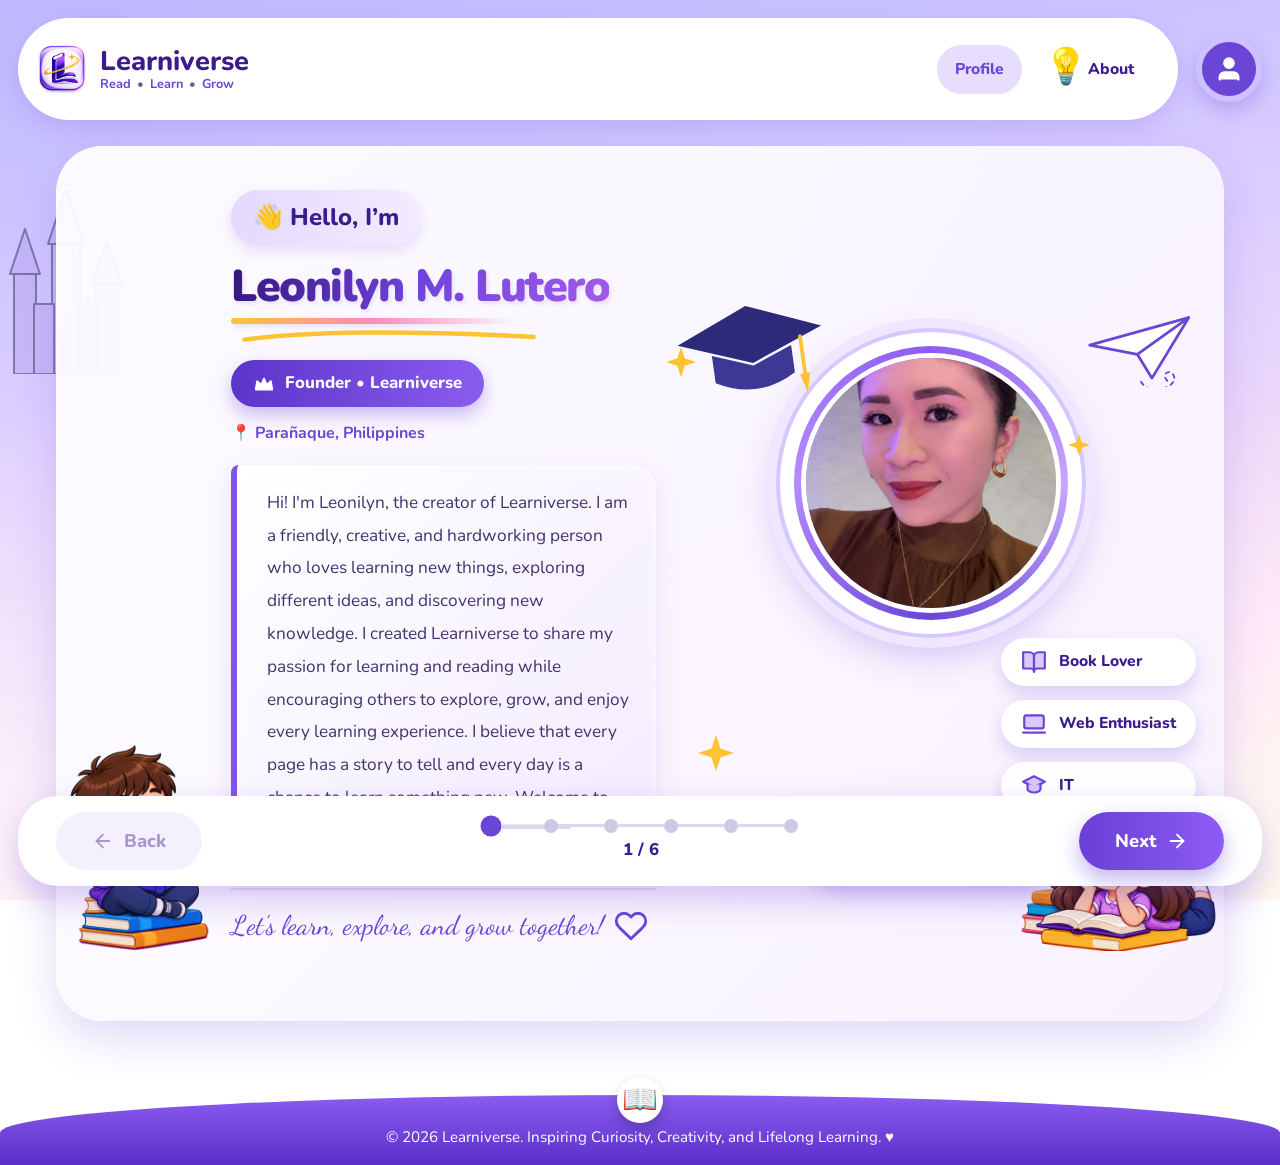
<file: index.html>
<!DOCTYPE html>
<html lang="en">
<head>
  <meta charset="UTF-8">
  <meta name="viewport" content="width=device-width, initial-scale=1">
  <title>Leonilyn M. Lutero – Founder, Learniverse</title>
  <link rel="icon" href="LOOGO.png">
  <link rel="preconnect" href="https://fonts.googleapis.com">
  <link href="https://fonts.googleapis.com/css2?family=Nunito:wght@500;700;800&family=Dancing+Script:wght@600&display=swap" rel="stylesheet">
  <link rel="stylesheet" href="style.css">
</head>
<body>

  <!-- TOP BAR -->
  <header class="topbar">
    <div class="nav-pill">
      <a href="index.html" class="brand">
        <img src="LOOGO.png" alt="Learniverse logo"
             onerror="this.replaceWith(Object.assign(document.createElement('span'),{className:'logo-fallback',textContent:'📖'}))">
        <span class="brand-text"><strong>Learniverse</strong><small>Read <i>•</i> Learn <i>•</i> Grow</small></span>
      </a>
<nav class="tabs" aria-label="Main Pages">
  <a href="index.html" class="active">
    <span class="ico"></span> Profile
  </a>

  <a href="about-learniverse.html">
    <span class="ico">💡</span> About
  </a>
</nav>

    </div>
    <button class="avatar-btn" data-go="0" aria-label="Profile">
      <svg viewBox="0 0 24 24"><path d="M20 21v-2a4 4 0 0 0-4-4H8a4 4 0 0 0-4 4v2"/><circle cx="12" cy="7" r="4"/></svg>
    </button>
  </header>

  <!-- STAGE -->
  <main class="stage" id="stage">

    <!-- decorations -->
    <svg class="castle" viewBox="0 0 120 190" aria-hidden="true">
      <g fill="#b9a6f0">
        <rect x="8" y="90" width="22" height="100"/><polygon points="4,90 19,45 34,90"/>
        <rect x="46" y="60" width="28" height="130"/><polygon points="42,60 60,5 78,60"/>
        <rect x="90" y="100" width="22" height="90"/><polygon points="86,100 101,58 116,100"/>
        <rect x="28" y="120" width="20" height="70"/><rect x="72" y="120" width="20" height="70"/>
      </g>
      <path d="M55 190v-30a5 5 0 0 1 10 0v30z" fill="#8f78db"/>
      <line x1="60" y1="5" x2="60" y2="-8" stroke="#8f78db" stroke-width="2"/>
      <polygon points="60,-8 76,-3 60,2" fill="#e58ac6"/>
    </svg>

    <!-- BOY CHARACTER -->
<img
  src="learniverse-boy.png"
  alt="Boy reading a book"
  class="kid boy"
>
    <!-- GIRL CHARACTER -->
<img
  src="learniverse-girl.png"
  alt="Girl reading a book"
  class="kid girl"
>

    <!-- 1. HOME -->
    <section class="panel home active">
      <div class="home-grid">
        <div class="home-text">
          <p class="hello"><span class="wave">👋</span> Hello, I’m</p>
          <h1>Leonilyn M. Lutero</h1>
          <svg class="swoosh" viewBox="0 0 340 20" aria-hidden="true"><path d="M6 13 C 90 2, 220 4, 334 10" stroke="#ffc233" stroke-width="5" fill="none" stroke-linecap="round"/></svg>

          <div class="pill-row">
            <p class="founder"><svg viewBox="0 0 24 24"><path d="M3 18h18l-1.5-9-4.5 4-3-7-3 7-4.5-4z"/></svg> Founder • Learniverse</p>
            <p class="place">📍 Parañaque, Philippines</p>
          </div>

          <p class="about">
   Hi! I'm Leonilyn, the creator of Learniverse. I am a friendly, creative, and hardworking person 
   who loves learning new things, exploring different ideas, and discovering new knowledge. I created 
   Learniverse to share my passion for learning and reading while encouraging others to explore, grow, 
   and enjoy every learning experience. I believe that every page has a story to tell and every day is 
   a chance to learn something new. Welcome to my little world of knowledge and imagination!
          </p>
          <p class="script">Let’s learn, explore, and grow together! <svg viewBox="0 0 24 24"><path d="M20.8 4.6a5.5 5.5 0 0 0-7.8 0L12 5.7l-1-1.1a5.5 5.5 0 0 0-7.8 7.8l1 1.1L12 21l7.8-7.5 1-1.1a5.5 5.5 0 0 0 0-7.8z"/></svg></p>
        </div>

        <div class="photo-stage">
          <svg class="cap" viewBox="0 0 120 90" aria-hidden="true">
            <polygon points="60,6 118,30 60,52 2,30" fill="#2e2a7a"/>
            <path d="M28 42 V64 Q60 82 92 64 V42 L60 54Z" fill="#3d3796"/>
            <path d="M100 36 V66" stroke="#ffc233" stroke-width="3"/><path d="M96 66 L100 82 L104 66Z" fill="#ffc233"/>
          </svg>
          <svg class="plane" viewBox="0 0 120 80" aria-hidden="true">
            <path d="M4 34 L112 4 L72 70 L56 44Z" fill="#fff" stroke="#6a45d6" stroke-width="3" stroke-linejoin="round"/>
            <path d="M112 4 L56 44" stroke="#6a45d6" stroke-width="3"/>
            <path d="M60 74 C 70 90, 100 80, 96 68 C 92 58, 80 66, 90 74" stroke="#6a45d6" stroke-width="2" fill="none" stroke-dasharray="4 5"/>
          </svg>
          <svg class="star s1" viewBox="0 0 24 24"><path d="M12 0 L15 9 L24 12 L15 15 L12 24 L9 15 L0 12 L9 9Z"/></svg>
          <svg class="star s2" viewBox="0 0 24 24"><path d="M12 0 L15 9 L24 12 L15 15 L12 24 L9 15 L0 12 L9 9Z"/></svg>
          <svg class="star s3" viewBox="0 0 24 24"><path d="M12 0 L15 9 L24 12 L15 15 L12 24 L9 15 L0 12 L9 9Z"/></svg>
          <svg class="star s4" viewBox="0 0 24 24"><path d="M12 0 L15 9 L24 12 L15 15 L12 24 L9 15 L0 12 L9 9Z"/></svg>

         <div class="ring-outer">
  <div class="ring-inner">
    <img src="Ley.jpg" alt="Leonilyn M. Lutero" class="photo">
  </div>
</div>

<!-- BUTTON DIRECTLY UNDER PROFILE PICTURE -->
<a href="store.html" class="visit-learniverse-btn">
    📚 Visit Learniverse <span>➜</span>
</a>

<div class="chips">
            <span class="chip"><svg viewBox="0 0 24 24"><path d="M2 3h6a4 4 0 0 1 4 4v14a3 3 0 0 0-3-3H2z"/><path d="M22 3h-6a4 4 0 0 0-4 4v14a3 3 0 0 1 3-3h7z"/></svg>Book Lover</span>
            <span class="chip"><svg viewBox="0 0 24 24"><rect x="3" y="4" width="18" height="12" rx="2"/><line x1="2" y1="20" x2="22" y2="20"/></svg>Web Enthusiast</span>
            <span class="chip"><svg viewBox="0 0 24 24"><polygon points="12 3 2 8 12 13 22 8"/><path d="M6 10.5V15c0 1.5 3 3 6 3s6-1.5 6-3v-4.5"/></svg>IT</span>
          </div>
        </div>
      </div>
    </section>

   <!-- 2. BOOKS -->
    <section class="panel">
      <h2>Our Books</h2><svg class="swoosh sm" viewBox="0 0 340 20"><path d="M6 13 C 90 2, 220 4, 334 10" stroke="#ffc233" stroke-width="5" fill="none" stroke-linecap="round"/></svg>
      <p class="intro">Learniverse books cover 10 subjects from Kindergarten to Grade 10. Tap a subject to see its topics.</p>
      <div class="subjects">
      <a class="subject" href="topics.html?subject=0" style="--c:#ff7eb6">
        <span class="badge">📚</span>
        <h3>Language &amp; Reading</h3>
        <p>Letters, phonics, grammar, writing, and literature.</p>
        <span class="go">View topics <b>→</b></span>
      </a>
      <a class="subject" href="topics.html?subject=1" style="--c:#ffb703">
        <span class="badge">🔢</span>
        <h3>Mathematics &amp; Logic</h3>
        <p>Numbers, fractions, algebra, geometry, and problem solving.</p>
        <span class="go">View topics <b>→</b></span>
      </a>
      <a class="subject" href="topics.html?subject=2" style="--c:#4cb5f5">
        <span class="badge">🔬</span>
        <h3>Science &amp; Discovery</h3>
        <p>Plants, animals, matter, energy, Earth, and space.</p>
        <span class="go">View topics <b>→</b></span>
      </a>
      <a class="subject" href="topics.html?subject=3" style="--c:#9b5de5">
        <span class="badge">🎨</span>
        <h3>Arts &amp; Creativity</h3>
        <p>Drawing, music, dance, crafts, and theater.</p>
        <span class="go">View topics <b>→</b></span>
      </a>
      <a class="subject" href="topics.html?subject=4" style="--c:#3ddc97">
        <span class="badge">❤️</span>
        <h3>Life Skills &amp; Values</h3>
        <p>Kindness, safety, money smarts, and responsibility.</p>
        <span class="go">View topics <b>→</b></span>
      </a>
      <a class="subject" href="topics.html?subject=5" style="--c:#ff6b6b">
        <span class="badge">✍️</span>
        <h3>Filipino</h3>
        <p>Alpabeto, panitikan, wika, at pagsulat.</p>
        <span class="go">View topics <b>→</b></span>
      </a>
      <a class="subject" href="topics.html?subject=6" style="--c:#00bbf9">
        <span class="badge">🌏</span>
        <h3>Araling Panlipunan</h3>
        <p>Komunidad, kasaysayan, kultura, at ekonomiks.</p>
        <span class="go">View topics <b>→</b></span>
      </a>
      <a class="subject" href="topics.html?subject=7" style="--c:#6a45d6">
        <span class="badge">💻</span>
        <h3>Technology &amp; Computer Skills</h3>
        <p>Typing, internet, web design, and coding.</p>
        <span class="go">View topics <b>→</b></span>
      </a>
      <a class="subject" href="topics.html?subject=8" style="--c:#f15bb5">
        <span class="badge">🏃</span>
        <h3>Physical Education &amp; Health</h3>
        <p>Movement, fitness, sports, and healthy living.</p>
        <span class="go">View topics <b>→</b></span>
      </a>
      <a class="subject" href="topics.html?subject=9" style="--c:#ff9f1c">
        <span class="badge">🛠️</span>
        <h3>TLE / EPP &amp; Entrepreneurship</h3>
        <p>Home skills, gardening, crafts, and business ideas.</p>
        <span class="go">View topics <b>→</b></span>
      </a>
      </div>
    </section>

    <!-- 3. EXPLORE -->
    <section class="panel">
      <h2>Areas of Expertise</h2><svg class="swoosh sm" viewBox="0 0 340 20"><path d="M6 13 C 90 2, 220 4, 334 10" stroke="#ffc233" stroke-width="5" fill="none" stroke-linecap="round"/></svg>
      <p class="intro">My goal is to make learning more accessible, meaningful, and exciting for every child.</p>
      <div class="cards four">
        <article style="--c:#6a45d6"><span class="ico">💻</span><h3>Web Development</h3><p>Designing and building clean, responsive websites that are easy to use on any device.</p></article>
        <article style="--c:#ff7eb6"><span class="ico">📖</span><h3>Educational Content</h3><p>Organizing learning materials into clear categories that support children’s growth.</p></article>
        <article style="--c:#ffb703"><span class="ico">🎨</span><h3>Creative Design</h3><p>Combining color, layout, and imagery to create welcoming learning experiences.</p></article>
        <article style="--c:#3ddc97"><span class="ico">🚀</span><h3>Project Leadership</h3><p>Taking an idea from concept to a complete platform with a clear mission and vision.</p></article>
      </div>
    </section>

    <!-- 4. JOURNEY -->
    <section class="panel">
      <h2>My Journey</h2><svg class="swoosh sm" viewBox="0 0 340 20"><path d="M6 13 C 90 2, 220 4, 334 10" stroke="#ffc233" stroke-width="5" fill="none" stroke-linecap="round"/></svg>
      <div class="timeline">
        <div class="tl"><span class="tl-dot">1</span><div><h3>Discovering Technology</h3><p>Began exploring how websites are designed and built.</p></div></div>
        <div class="tl"><span class="tl-dot">2</span><div><h3>Identifying a Need</h3><p>Saw the importance of enjoyable, accessible reading resources for children.</p></div></div>
        <div class="tl"><span class="tl-dot">3</span><div><h3>Launching Learniverse</h3><p>Created an educational book platform organized into five learning areas.</p></div></div>
        <div class="tl"><span class="tl-dot">4</span><div><h3>Looking Ahead</h3><p>Expanding the library with more books and learning materials.</p></div></div>
      </div>
    </section>

    <!-- 5. VISION -->
    <section class="panel">
      <h2>Mission &amp; Vision</h2><svg class="swoosh sm" viewBox="0 0 340 20"><path d="M6 13 C 90 2, 220 4, 334 10" stroke="#ffc233" stroke-width="5" fill="none" stroke-linecap="round"/></svg>
      <div class="two-col">
        <div class="box"><span class="ico">🎯</span><h3>Our Mission</h3><p>To make learning accessible, enjoyable, and exciting for every child through educational books and creative learning materials.</p></div>
        <div class="box"><span class="ico">🔭</span><h3>Our Vision</h3><p>To become an inspiring online learning space where children can grow, explore their interests, and build a strong foundation for their future.</p></div>
      </div>
    </section>

    <!-- 6. CONTACT -->
    <section class="panel contact">
      <h2>Let’s Connect</h2><svg class="swoosh sm" viewBox="0 0 340 20"><path d="M6 13 C 90 2, 220 4, 334 10" stroke="#ffc233" stroke-width="5" fill="none" stroke-linecap="round"/></svg>
      <p class="intro">Interested in Learniverse or want to collaborate? I would love to hear from you.</p>
      <!-- Replace with your real email address -->
      <a href="mailto:your.email@example.com" class="btn primary">your.email@example.com</a>
      <a href="store.html" class="btn soft">Visit Learniverse</a>
    </section>

  </main>

  <!-- CONTROLS -->
  <div class="controls">
    <button class="btn soft" id="backBtn"><svg viewBox="0 0 24 24"><line x1="19" y1="12" x2="5" y2="12"/><polyline points="12 19 5 12 12 5"/></svg> Back</button>
    <div class="mid"><div class="dots" id="dots"></div><span class="counter" id="counter">1 / 6</span></div>
    <button class="btn primary" id="nextBtn"><span id="nextLabel">Next</span> <svg viewBox="0 0 24 24"><line x1="5" y1="12" x2="19" y2="12"/><polyline points="12 5 19 12 12 19"/></svg></button>
  </div>

  <footer class="site-footer">
    <span class="foot-book">📖</span>
    <p>© 2026 Learniverse. Inspiring Curiosity, Creativity, and Lifelong Learning. ♥</p>
  </footer>

  <script src="auth.js"></script>
</body>
</html>
</file>
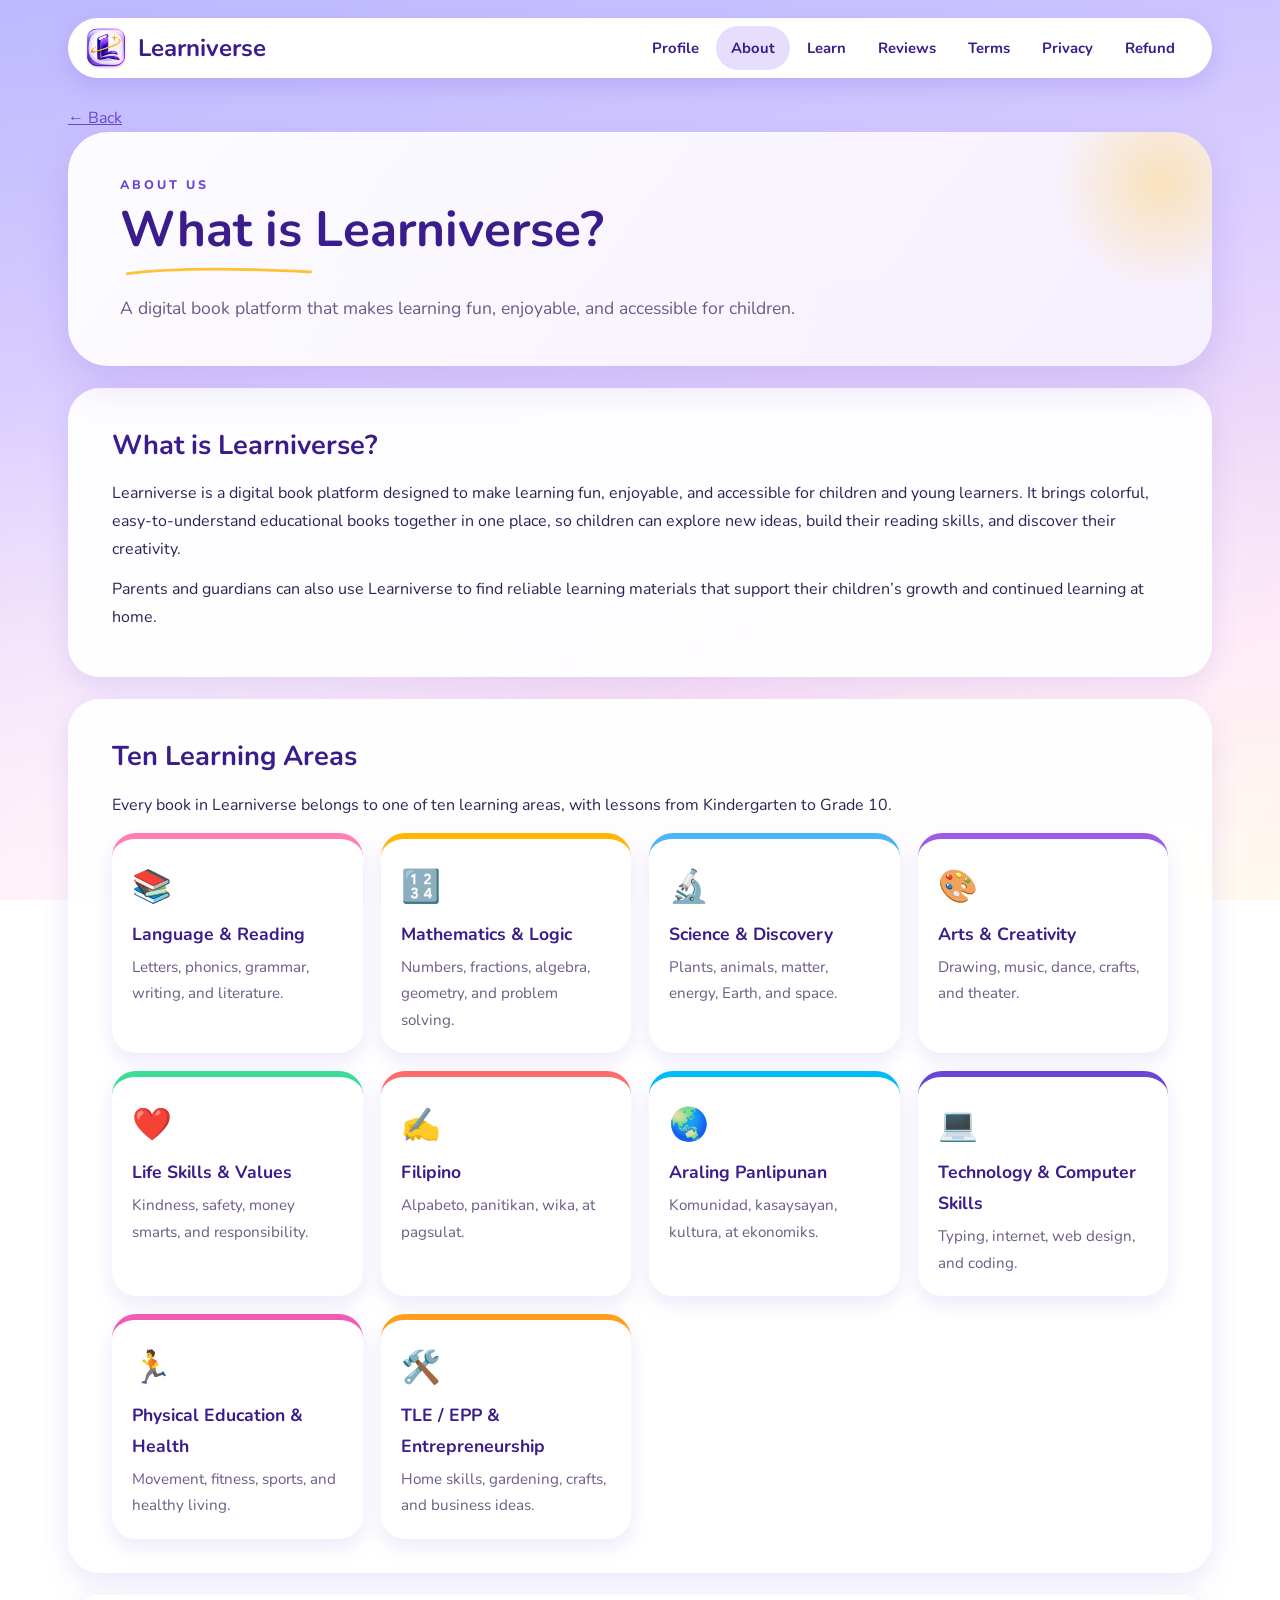
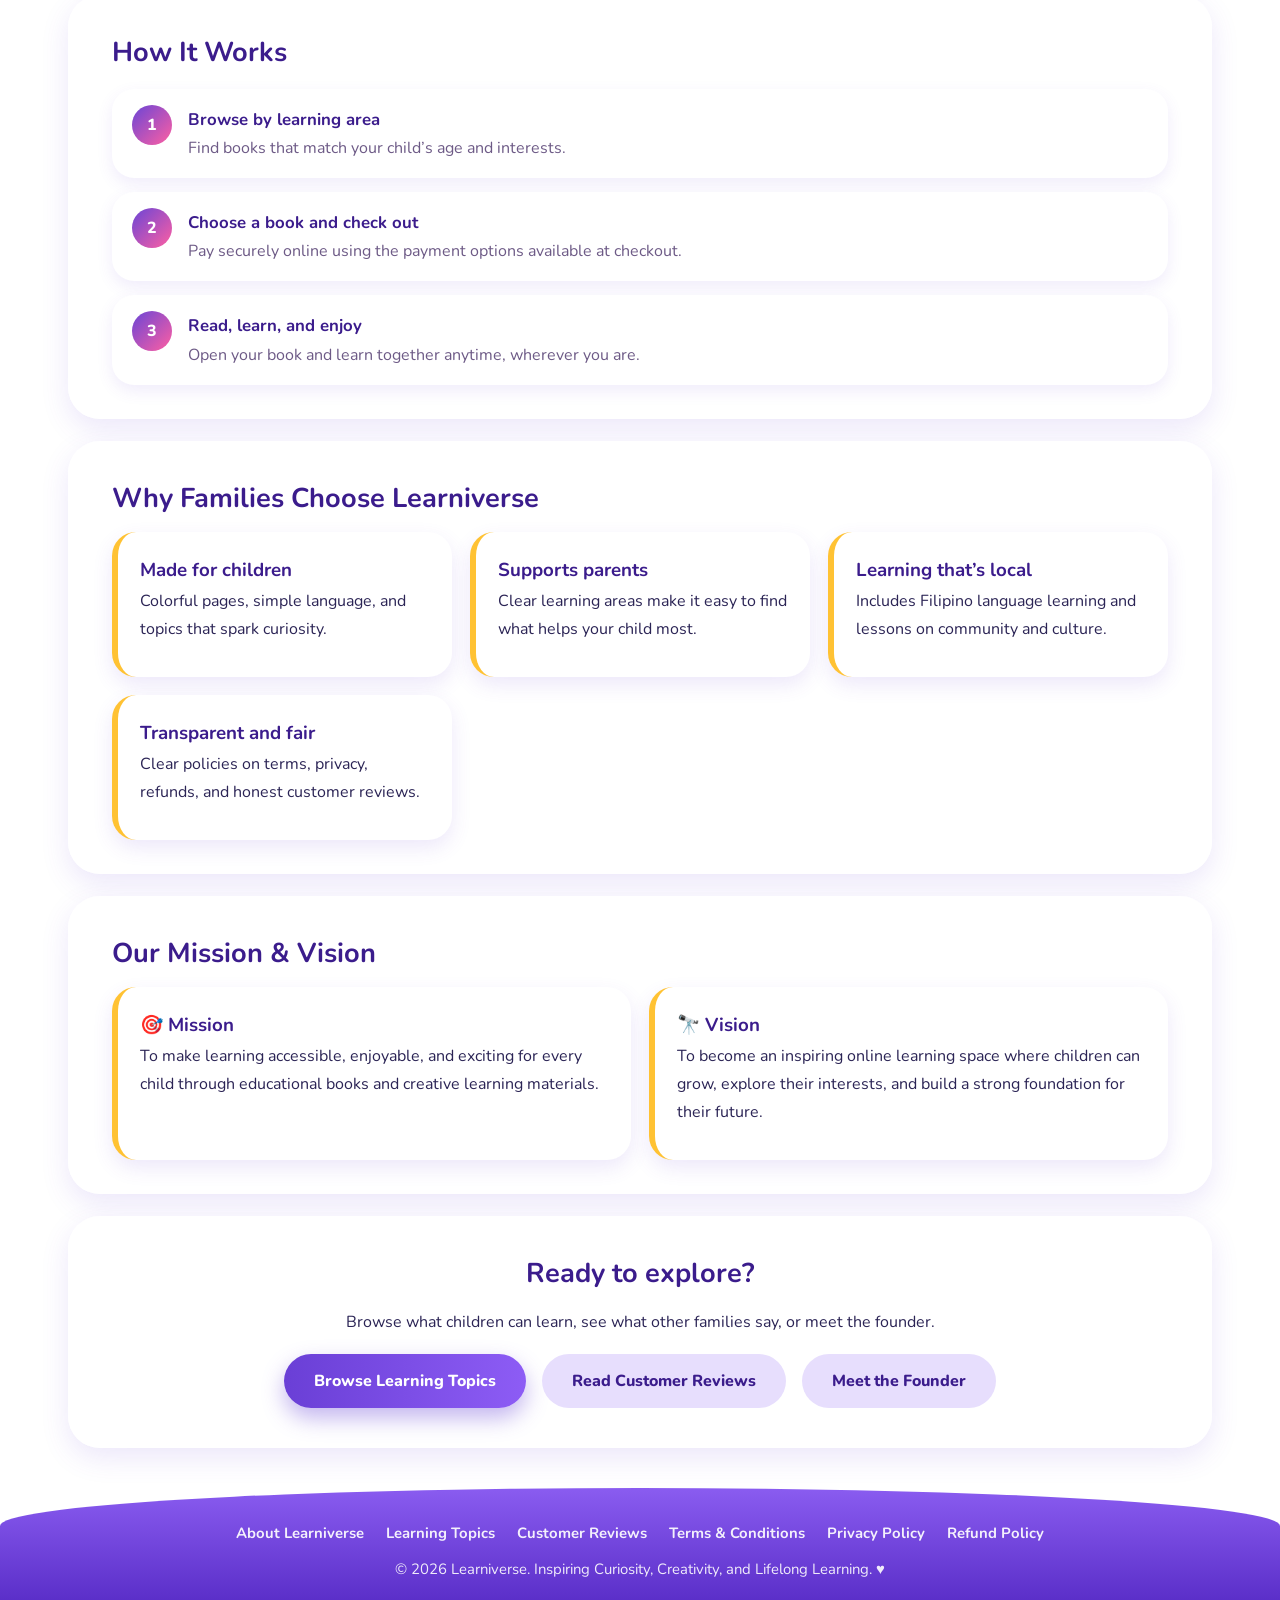
<file: about-learniverse.html>
<!DOCTYPE html>
<html lang="en">
<head>
  <meta charset="UTF-8">
  <meta name="viewport" content="width=device-width, initial-scale=1">
  <title>What is Learniverse – Learniverse</title>
  <meta name="description" content="A digital book platform that makes learning fun, enjoyable, and accessible for children.">
  <link rel="icon" type="image/png" href="LOOGO.png">
  <link rel="preconnect" href="https://fonts.googleapis.com">
  <link href="https://fonts.googleapis.com/css2?family=Nunito:wght@500;700;800&display=swap" rel="stylesheet">
  <link rel="stylesheet" href="pages.css">
</head>
<body>

  <header class="topbar">
    <div class="nav-pill">
      <a href="index.html" class="brand">
        <img src="LOOGO.png" alt="Learniverse logo"
             onerror="this.replaceWith(Object.assign(document.createElement('span'),{className:'fallback',textContent:'📖'}))">
        <strong>Learniverse</strong>
      </a>
      <nav class="links" aria-label="Main"><a href="index.html">Profile</a><a href="about-learniverse.html" class="active">About</a><a href="topics.html">Learn</a><a href="reviews.html">Reviews</a><a href="terms.html">Terms</a><a href="privacy.html">Privacy</a><a href="refund.html">Refund</a></nav>
    </div>
  </header>

  <main class="wrap">
    <a href="index.html" class="back-btn" onclick="if (history.length > 1) { history.back(); return false; }">← Back</a>
    <section class="hero">
      <p class="eyebrow">About Us</p>
      <h1>What is Learniverse?</h1>
      <svg class="swoosh" viewBox="0 0 340 20" aria-hidden="true"><path d="M6 13 C 90 2, 220 4, 334 10" stroke="#ffc233" stroke-width="5" fill="none" stroke-linecap="round"/></svg>
      <p class="lead">A digital book platform that makes learning fun, enjoyable, and accessible for children.</p>
      
    </section>

    <section class="card">
      <h2>What is Learniverse?</h2>
      <p>
        Learniverse is a digital book platform designed to make learning fun, enjoyable, and accessible for
        children and young learners. It brings colorful, easy-to-understand educational books together in one
        place, so children can explore new ideas, build their reading skills, and discover their creativity.
      </p>
      <p>
        Parents and guardians can also use Learniverse to find reliable learning materials that support their
        children’s growth and continued learning at home.
      </p>
    </section>

    <section class="card">
      <h2>Ten Learning Areas</h2>
      <p>Every book in Learniverse belongs to one of ten learning areas, with lessons from Kindergarten to Grade 10.</p>
      <div class="grid">
        <div class="tile" style="--c:#ff7eb6"><span class="ico">📚</span><h3>Language &amp; Reading</h3><p>Letters, phonics, grammar, writing, and literature.</p></div>
        <div class="tile" style="--c:#ffb703"><span class="ico">🔢</span><h3>Mathematics &amp; Logic</h3><p>Numbers, fractions, algebra, geometry, and problem solving.</p></div>
        <div class="tile" style="--c:#4cb5f5"><span class="ico">🔬</span><h3>Science &amp; Discovery</h3><p>Plants, animals, matter, energy, Earth, and space.</p></div>
        <div class="tile" style="--c:#9b5de5"><span class="ico">🎨</span><h3>Arts &amp; Creativity</h3><p>Drawing, music, dance, crafts, and theater.</p></div>
        <div class="tile" style="--c:#3ddc97"><span class="ico">❤️</span><h3>Life Skills &amp; Values</h3><p>Kindness, safety, money smarts, and responsibility.</p></div>
        <div class="tile" style="--c:#ff6b6b"><span class="ico">✍️</span><h3>Filipino</h3><p>Alpabeto, panitikan, wika, at pagsulat.</p></div>
        <div class="tile" style="--c:#00bbf9"><span class="ico">🌏</span><h3>Araling Panlipunan</h3><p>Komunidad, kasaysayan, kultura, at ekonomiks.</p></div>
        <div class="tile" style="--c:#6a45d6"><span class="ico">💻</span><h3>Technology &amp; Computer Skills</h3><p>Typing, internet, web design, and coding.</p></div>
        <div class="tile" style="--c:#f15bb5"><span class="ico">🏃</span><h3>Physical Education &amp; Health</h3><p>Movement, fitness, sports, and healthy living.</p></div>
        <div class="tile" style="--c:#ff9f1c"><span class="ico">🛠️</span><h3>TLE / EPP &amp; Entrepreneurship</h3><p>Home skills, gardening, crafts, and business ideas.</p></div>
      </div>
    </section>

    <section class="card">
      <h2>How It Works</h2>
      <div class="steps">
        <div class="step"><div><h3>Browse by learning area</h3><p>Find books that match your child’s age and interests.</p></div></div>
        <div class="step"><div><h3>Choose a book and check out</h3><p>Pay securely online using the payment options available at checkout.</p></div></div>
        <div class="step"><div><h3>Read, learn, and enjoy</h3><p>Open your book and learn together anytime, wherever you are.</p></div></div>
      </div>
    </section>

    <section class="card">
      <h2>Why Families Choose Learniverse</h2>
      <div class="two">
        <div class="box"><h3>Made for children</h3><p>Colorful pages, simple language, and topics that spark curiosity.</p></div>
        <div class="box"><h3>Supports parents</h3><p>Clear learning areas make it easy to find what helps your child most.</p></div>
        <div class="box"><h3>Learning that’s local</h3><p>Includes Filipino language learning and lessons on community and culture.</p></div>
        <div class="box"><h3>Transparent and fair</h3><p>Clear policies on terms, privacy, refunds, and honest customer reviews.</p></div>
      </div>
    </section>

    <section class="card">
      <h2>Our Mission &amp; Vision</h2>
      <div class="two">
        <div class="box"><h3>🎯 Mission</h3><p>To make learning accessible, enjoyable, and exciting for every child through educational books and creative learning materials.</p></div>
        <div class="box"><h3>🔭 Vision</h3><p>To become an inspiring online learning space where children can grow, explore their interests, and build a strong foundation for their future.</p></div>
      </div>
    </section>

    <section class="card cta">
      <h2>Ready to explore?</h2>
      <p>Browse what children can learn, see what other families say, or meet the founder.</p>
      <a class="btn primary" href="topics.html">Browse Learning Topics</a>
      <a class="btn soft" href="reviews.html">Read Customer Reviews</a>
      <a class="btn soft" href="index.html">Meet the Founder</a>
    </section>

  </main>

  <footer class="site-footer">
    <div class="foot-links">
      <a href="about-learniverse.html">About Learniverse</a>
      <a href="topics.html">Learning Topics</a>
      <a href="reviews.html">Customer Reviews</a>
      <a href="terms.html">Terms &amp; Conditions</a>
      <a href="privacy.html">Privacy Policy</a>
      <a href="refund.html">Refund Policy</a>
    </div>
    <p>© 2026 Learniverse. Inspiring Curiosity, Creativity, and Lifelong Learning. ♥</p>
  </footer>

</body>
</html>
</file>
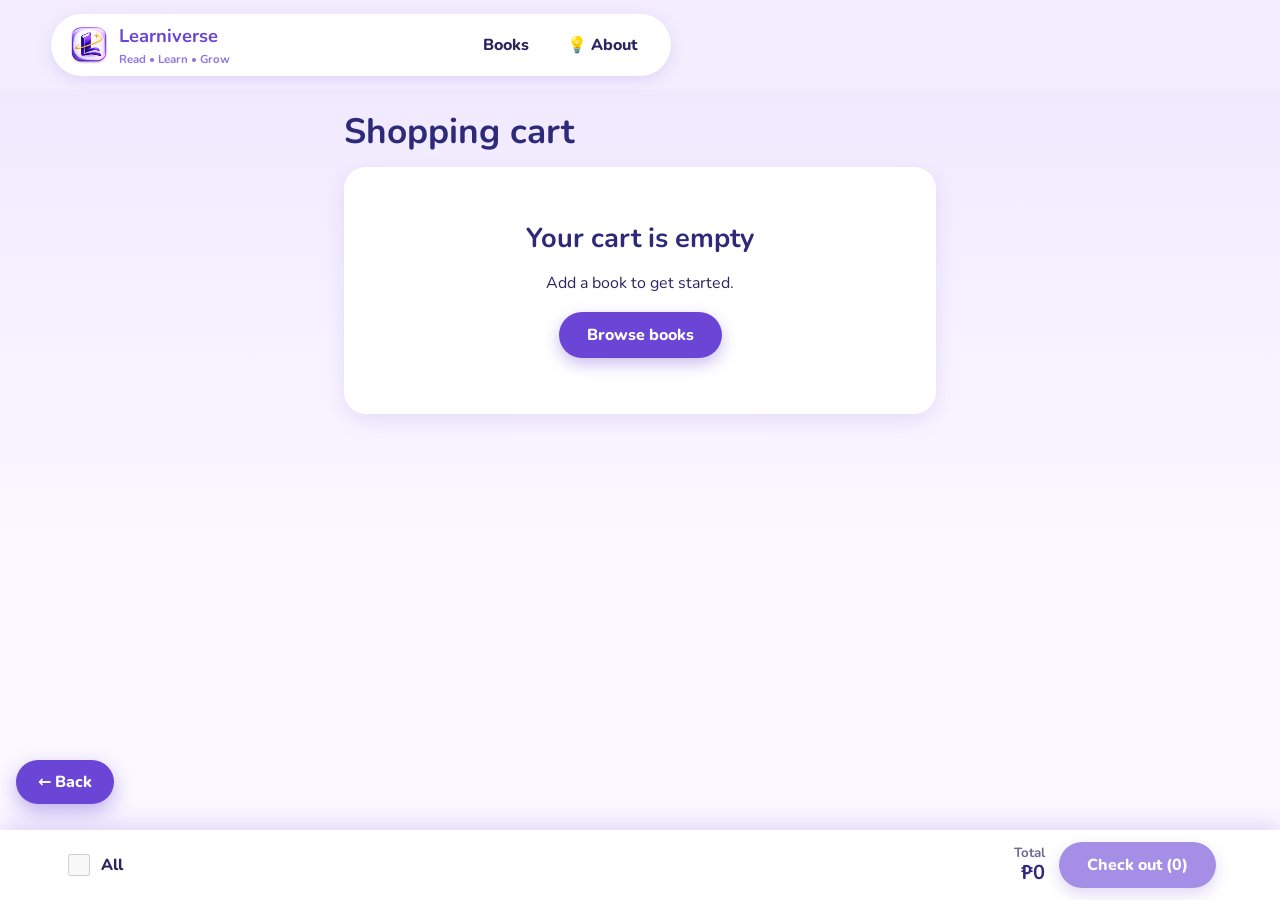
<file: cart.html>
<!DOCTYPE html>
<html lang="en">
<head>
<meta charset="UTF-8">
<meta name="viewport" content="width=device-width, initial-scale=1">
<title>Shopping cart – Learniverse</title>
<link rel="icon" type="image/png" href="LOOGO.png">
<link rel="preconnect" href="https://fonts.googleapis.com">
<link href="https://fonts.googleapis.com/css2?family=Nunito:wght@500;700;800&family=Dancing+Script:wght@600&display=swap" rel="stylesheet">
<link rel="stylesheet" href="store.css">
<link rel="stylesheet" href="checkout.css">
</head>
<body class="has-bar">
<header class="topbar">
  <div class="nav-pill">
    <a href="store.html" class="brand">
      <img src="LOOGO.png" alt="Learniverse logo" onerror="this.replaceWith(Object.assign(document.createElement('span'),{textContent:'📖'}))">
      <span><strong>Learniverse</strong><small>Read • Learn • Grow</small></span>
    </a>
    <nav class="tabs" aria-label="Main Pages">
      <a href="store.html">Books</a>
      <a href="about-learniverse.html">💡 About</a>
    </nav>
  </div>
</header>

<main class="co" id="co">
  <h1>Shopping cart <small id="n"></small></h1>
  <div class="panel" id="list"></div>
</main>

<div class="bar" id="bar">
  <label class="all"><input type="checkbox" id="all"> All</label>
  <div class="tt"><small>Total</small><b id="tot">₱0</b></div>
  <button class="btn primary" id="go" disabled>Check out (0)</button>
</div>

<script src="books.js"></script>
<script>
let cart=loadCart(),off=loadOff();
function render(){
  const ids=Object.keys(cart);
  $("#n").textContent=ids.length?"("+cartCount(cart)+")":"";
  $("#list").innerHTML=ids.length?ids.map(id=>{
    const b=BOOKS[id],[c,t,e]=AREAS[b.area],n=cart[id],on=!off.includes(+id);
    return `<div class="line"><input type="checkbox" data-sel="${id}" ${on?"checked":""} aria-label="Select ${b.title}">
      <span class="mini" style="--t:${t}">${e}</span>
      <div class="ln"><b>${b.title}</b><small>${b.area} · ${b.age}</small><span class="price">${peso(b.price)}</span>
      <button class="rm" data-rm="${id}">Remove</button></div>
      <div class="qty"><button data-act="dec" data-id="${id}" aria-label="Remove one">−</button><span>${n}</span><button data-act="inc" data-id="${id}" aria-label="Add one">+</button></div></div>`}).join("")
    :`<div class="empty-box"><h2>Your cart is empty</h2><p>Add a book to get started.</p><a class="btn primary" href="store.html">Browse books</a></div>`;
  const k=selCount(cart);
  $("#tot").textContent=peso(selTotal(cart));
  $("#go").textContent="Check out ("+k+")";
  $("#go").disabled=!k;
  $("#all").checked=ids.length>0&&ids.every(i=>!off.includes(+i));
  $("#all").disabled=!ids.length;
}
document.addEventListener("click",e=>{
  const a=e.target.closest("[data-act]");
  if(a){
    const id=a.dataset.id,n=Math.max(0,Math.min(10,cart[id]+(a.dataset.act==="inc"?1:-1)));
    if(n)cart[id]=n;else delete cart[id];
    saveCart(cart);render();return;
  }
  const r=e.target.closest("[data-rm]");
  if(r){delete cart[r.dataset.rm];saveCart(cart);render()}
});
document.addEventListener("change",e=>{
  const s=e.target.dataset.sel;
  if(s!==undefined){const id=+s;off=e.target.checked?off.filter(x=>x!==id):[...off,id];saveOff(off);render()}
  if(e.target.id==="all"){off=e.target.checked?[]:Object.keys(cart).map(Number);saveOff(off);render()}
});
$("#go").onclick=()=>{$("#go").textContent="Opening…";location.href="checkout.html"};
window.addEventListener("pageshow",render);
render();
</script>
<script src="back.js"></script>
</body>
</html>
</file>
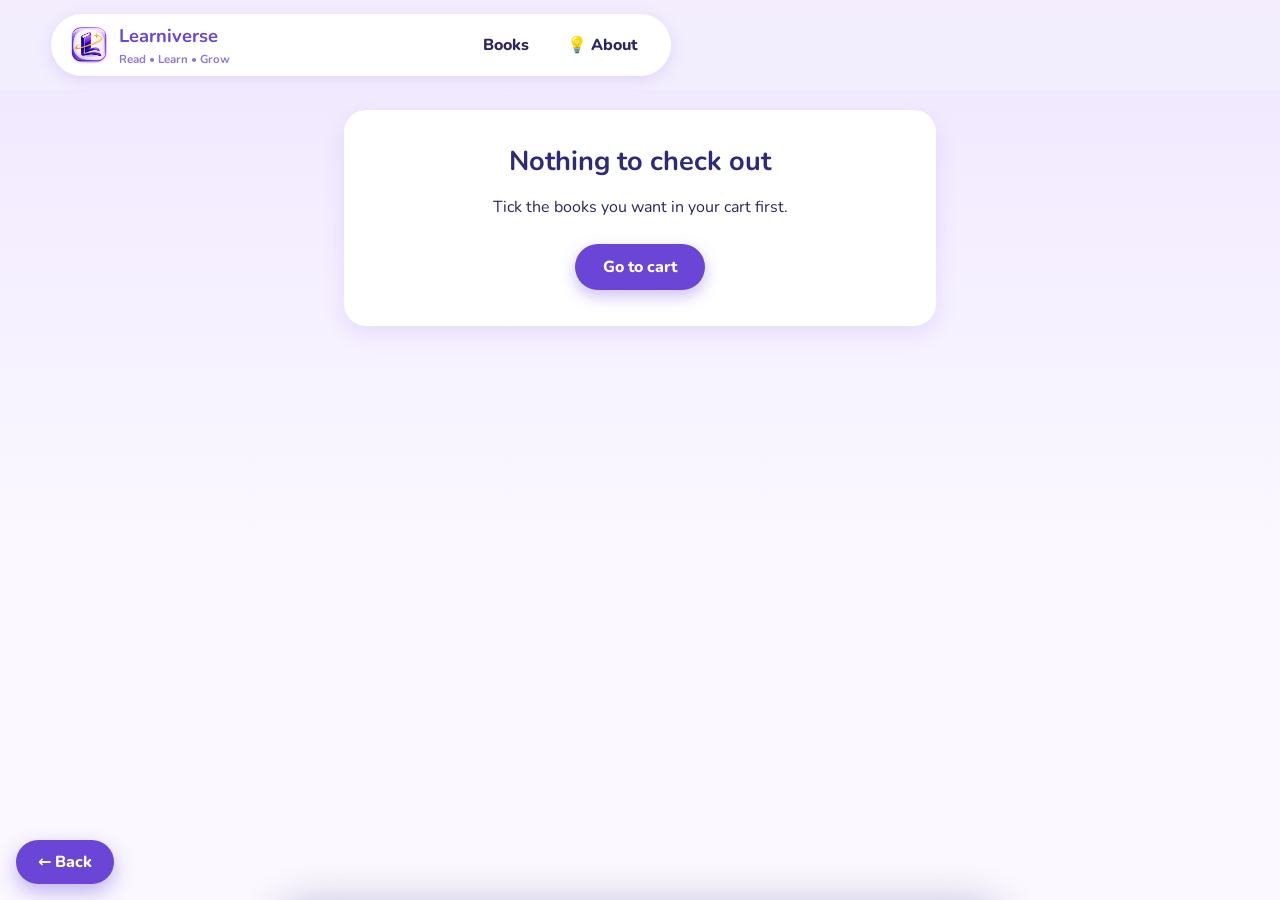
<file: checkout.html>
<!DOCTYPE html>
<html lang="en">
<head>
<meta charset="UTF-8">
<meta name="viewport" content="width=device-width, initial-scale=1">
<title>Check out – Learniverse</title>
<link rel="icon" type="image/png" href="LOOGO.png">
<link rel="preconnect" href="https://fonts.googleapis.com">
<link href="https://fonts.googleapis.com/css2?family=Nunito:wght@500;700;800&family=Dancing+Script:wght@600&display=swap" rel="stylesheet">
<link rel="stylesheet" href="store.css">
<link rel="stylesheet" href="checkout.css">
</head>
<body class="has-bar">
<header class="topbar">
  <div class="nav-pill">
    <a href="store.html" class="brand">
      <img src="LOOGO.png" alt="Learniverse logo" onerror="this.replaceWith(Object.assign(document.createElement('span'),{textContent:'📖'}))">
      <span><strong>Learniverse</strong><small>Read • Learn • Grow</small></span>
    </a>
    <nav class="tabs" aria-label="Main Pages">
      <a href="store.html">Books</a>
      <a href="about-learniverse.html">💡 About</a>
    </nav>
  </div>
</header>

<main class="co" id="co">
  <h1>Check out</h1>
  <section class="panel">
    <h2>Your details</h2>
    <label class="field">Full name<input id="name" autocomplete="name"></label>
    <label class="field">Email for your books<input id="email" type="email" autocomplete="email"></label>
    <label class="field">Mobile number<input id="mobile" inputmode="numeric" placeholder="09XXXXXXXXX" autocomplete="tel"><small>The number registered to your e-wallet.</small></label>
    <p class="err" id="err" role="alert" hidden></p>
  </section>
  <section class="panel">
    <h2>Your books</h2>
    <div id="items"></div>
  </section>
  <section class="panel">
    <h2>Order summary</h2>
    <div class="sum-row"><span>Subtotal</span><span id="sub">₱0</span></div>
    <div class="sum-row"><span>Delivery</span><span>Digital, by email</span></div>
    <div class="sum-row t"><span>Total</span><span id="tot2">₱0</span></div>
  </section>
  <section class="panel" id="paySec" hidden>
    <h2>Payment method</h2>
    <div class="pm">
      <label class="opt"><input type="radio" name="pm" value="GCash"><span class="badge g">G</span>GCash</label>
      <label class="opt"><input type="radio" name="pm" value="Maya"><span class="badge m">M</span>Maya</label>
    </div>
  </section>
</main>

<div class="bar" id="bar">
  <div class="tt"><small>Total</small><b id="barTot">₱0</b></div>
  <button class="btn primary" id="main">Place order</button>
</div>

<div class="scrim" id="scrim"></div>
<div class="sheet" id="sheet" role="dialog" aria-modal="true" aria-labelledby="st">
  <div class="sh"><h2 id="st">Payment method</h2><button id="sx" aria-label="Close">×</button></div>
  <div class="pm">
    <label class="opt"><input type="radio" name="sp" value="GCash" checked><span class="badge g">G</span>GCash</label>
    <label class="opt"><input type="radio" name="sp" value="Maya"><span class="badge m">M</span>Maya</label>
  </div>
  <button class="btn primary" id="cont">Continue</button>
</div>

<script src="config.js"></script>
<script src="books.js"></script>
<script>
let cart=loadCart(),method=null,details=null;
const esc=s=>String(s).replace(/[&<>"]/g,c=>({"&":"&amp;","<":"&lt;",">":"&gt;",'"':"&quot;"}[c]));
const params=new URLSearchParams(location.search);
const total=()=>selTotal(cart);
function box(inner){
  const b=$("#bar");if(b)b.remove();document.body.classList.remove("has-bar");
  $("#co").innerHTML=`<div class="panel done-box">${inner}</div>`;
}
function emptyState(){box(`<h2>Nothing to check out</h2><p>Tick the books you want in your cart first.</p><a class="btn primary" href="cart.html">Go to cart</a>`)}
function clearPaid(){
  try{JSON.parse(localStorage.getItem("lv-pending")||"[]").forEach(i=>delete cart[i]);saveCart(cart);localStorage.removeItem("lv-pending")}catch(e){}
}
function mailHref(o){
  const body=Object.entries(o).filter(([k])=>k!=="lines").map(([k,v])=>k+": "+v).join("\n");
  return "mailto:"+CONFIG.OWNER_EMAIL+"?subject="+encodeURIComponent("Learniverse order "+o.ref)+"&body="+encodeURIComponent(body);
}
function returned(ref){
  clearPaid();
  box(`<h2>Back from payment</h2><p>Order <b>${esc(ref)}</b></p>
  <div class="how">If your payment went through, you will get a receipt by email and your digital books once the payment is confirmed. If you did not finish paying, your books are still in your cart.</div>
  <a class="btn primary" href="store.html">Keep browsing</a>`);
}
function receipt(o,sent){
  clearPaid();
  box(`<h2>Order received</h2>
  <p>Thank you, ${esc(o.name)}! Order <b>${esc(o.ref)}</b> is waiting for payment check.</p>
  <div class="rcpt">
    ${o.lines.map(l=>`<div class="sum-row"><span>${esc(l.t)} × ${l.q}</span><span>${peso(l.p*l.q)}</span></div>`).join("")}
    <div class="sum-row t"><span>Total</span><span>${esc(o.total)}</span></div>
    <div class="sum-row"><span>Paid with</span><span>${esc(o.method)}</span></div>
    <div class="sum-row"><span>${esc(o.method)} reference no.</span><span>${esc(o.txn)}</span></div>
    <div class="sum-row"><span>Date</span><span>${esc(o.date)}</span></div>
  </div>
  <div class="how">We will check your ${esc(o.method)} payment, then email your digital books to <b>${esc(o.email)}</b>.</div>
  ${sent?`<p class="okmsg">✔ Your order was sent to the shop.</p>`
        :`<a class="btn primary" href="${mailHref(o)}">Send this order to the shop</a><p class="small">Tap the button and press send in your email app so the shop can see your order.</p>`}
  <div class="acts"><button class="btn soft" onclick="window.print()">Print receipt</button><a class="btn soft" href="store.html">Keep browsing</a></div>`);
}
function drawItems(){
  const ids=selIds(cart);
  if(!ids.length){emptyState();return}
  $("#items").innerHTML=ids.map(id=>{
    const b=BOOKS[id],[c,t,e]=AREAS[b.area];
    return `<div class="line"><span class="mini" style="--t:${t}">${e}</span>
      <div class="ln"><b>${b.title}</b><small>${b.age}</small><span class="price">${peso(b.price)}</span></div>
      <div class="qty"><button data-act="dec" data-id="${id}" aria-label="Remove one">−</button><span>${cart[id]}</span><button data-act="inc" data-id="${id}" aria-label="Add one">+</button></div></div>`}).join("");
  $("#sub").textContent=$("#tot2").textContent=$("#barTot").textContent=peso(total());
}
function readDetails(){
  const name=$("#name").value.trim(),email=$("#email").value.trim(),mobile=$("#mobile").value.replace(/[\s-]/g,"");
  let msg="";
  if(!name)msg="Enter your full name.";
  else if(!/^\S+@\S+\.\S+$/.test(email))msg="Enter a valid email address.";
  else if(!/^(09|\+639)\d{9}$/.test(mobile))msg="Enter a Philippine mobile number, like 09XXXXXXXXX.";
  const err=$("#err");err.hidden=!msg;err.textContent=msg;
  if(msg){err.scrollIntoView({block:"center",behavior:"smooth"});return null}
  return {name,email,mobile};
}
function openSheet(o){$("#sheet").classList.toggle("open",o);$("#scrim").classList.toggle("show",o)}
function copyText(t,btn){
  const old=btn.textContent;
  (navigator.clipboard?navigator.clipboard.writeText(t):Promise.reject()).then(()=>{btn.textContent="Copied ✔"}).catch(()=>{btn.textContent="Copy failed"});
  setTimeout(()=>{btn.textContent=old},1600);
}
function manual(o){
  const w=o.method==="GCash"?CONFIG.GCASH:CONFIG.MAYA,ids=selIds(cart),amt=total();
  const android=/Android/i.test(navigator.userAgent);
  const gcashApp="intent://#Intent;package=com.globe.gcash.android;S.browser_fallback_url="+encodeURIComponent("https://play.google.com/store/apps/details?id=com.globe.gcash.android")+";end";
  box(`<h2>Pay ${esc(o.method)}</h2>
  <p class="amt">${peso(amt)}.00</p>
  <p>Send exactly this amount to <b>${esc(w.name)}</b>.</p>
  <div class="how">
    <img class="qr" src="${w.qr}" alt="${o.method} QR code of ${esc(w.name)}" onerror="this.style.display='none';$('#qrfail').hidden=false">
    <p class="small" id="qrfail" hidden>The QR image could not load. Send to the number below instead.</p>
    <b>${esc(w.number)}</b><br>${esc(w.name)}
    <div class="acts">
      <a class="btn soft" href="${w.qr}" download="learniverse-${o.method.toLowerCase()}-qr.png">Save QR</a>
      <button class="btn soft" id="cpNum">Copy number</button>
      <button class="btn soft" id="cpAmt">Copy amount</button>
    </div>
  </div>
  ${android&&o.method==="GCash"?`<a class="btn primary" href="${gcashApp}">Open GCash app</a>`:""}
  <ol class="how2">
    <li>Tap <b>Save QR</b> (or scan this QR from another device).</li>
    <li>Open ${esc(o.method)}, choose <b>Scan QR</b>, and scan it or pick the saved image from your photos.</li>
    <li>Type <b>${peso(amt)}</b> and send. Order code: <b>${esc(o.ref)}</b> (add it to the message if the app has one).</li>
    <li>Copy the <b>reference number</b> from your receipt and enter it below.</li>
  </ol>
  <div class="paid"><label class="field">${esc(o.method)} reference number<input id="txn" autocomplete="off"></label>
  <p class="err" id="err2" role="alert" hidden></p>
  <button class="btn primary" id="paidBtn">I have paid</button></div>`);
  $("#cpNum").onclick=e=>copyText(w.number.replace(/\s/g,""),e.target);
  $("#cpAmt").onclick=e=>copyText(amt+".00",e.target);
  $("#paidBtn").onclick=async()=>{
    const txn=$("#txn").value.trim(),err=$("#err2");
    if(!/^[A-Za-z0-9 -]{6,}$/.test(txn)){err.hidden=false;err.textContent="Enter the reference number from your "+o.method+" receipt.";return}
    const order={name:o.name,email:o.email,mobile:o.mobile,method:o.method,ref:o.ref,total:peso(amt)+".00",txn,date:new Date().toLocaleString("en-PH"),
      books:ids.map(i=>BOOKS[i].title+" x"+cart[i]).join(", "),
      lines:ids.map(i=>({t:BOOKS[i].title,q:cart[i],p:BOOKS[i].price}))};
    let sent=false;
    if(CONFIG.FORM_ENDPOINT){
      $("#paidBtn").disabled=true;
      try{
        const {lines,...flat}=order;
        const r=await fetch(CONFIG.FORM_ENDPOINT,{method:"POST",headers:{"Content-Type":"application/json",Accept:"application/json"},body:JSON.stringify(flat)});
        if(!r.ok)throw 0;
        sent=true;
      }catch(x){$("#paidBtn").disabled=false;err.hidden=false;err.textContent="Could not send your order. Check your internet and try again.";return}
    }
    receipt(order,sent);
  };
}
async function linkToPay(){
  const ref="LV-"+Date.now().toString(36).toUpperCase().slice(-6),ids=selIds(cart);
  const o={...details,method,ref},btn=$("#main");
  try{localStorage.setItem("lv-pending",JSON.stringify(ids))}catch(e){}
  if(CONFIG.PAYMENT_API){
    btn.disabled=true;btn.textContent="Opening "+method+"…";
    try{
      const r=await fetch(CONFIG.PAYMENT_API,{method:"POST",headers:{"Content-Type":"application/json"},
        body:JSON.stringify({items:ids.map(i=>({id:+i,qty:cart[i]})),name:o.name,email:o.email,mobile:o.mobile,ref,method:method==="Maya"?"paymaya":"gcash"})});
      const j=await r.json();
      if(!j.url)throw 0;
      location.href=j.url;
    }catch(x){btn.disabled=false;btn.textContent="Link to pay";const err=$("#err");err.hidden=false;err.textContent="Could not open "+method+". Please try again."}
  }else manual(o);
}
if(params.get("paid")){returned(params.get("ref")||"")}
else if(!selIds(cart).length){emptyState()}
else{
  drawItems();
  document.addEventListener("click",e=>{
    const a=e.target.closest("[data-act]");
    if(!a)return;
    const id=a.dataset.id,n=Math.max(0,Math.min(10,cart[id]+(a.dataset.act==="inc"?1:-1)));
    if(n)cart[id]=n;else delete cart[id];
    saveCart(cart);drawItems();
  });
  $("#main").onclick=()=>{
    details=readDetails();if(!details)return;
    if(!method){openSheet(true);return}
    linkToPay();
  };
  $("#cont").onclick=()=>{
    method=document.querySelector('input[name=sp]:checked').value;
    document.querySelector(`input[name=pm][value=${method}]`).checked=true;
    $("#paySec").hidden=false;$("#main").textContent="Link to pay";
    openSheet(false);
    $("#paySec").scrollIntoView({block:"center",behavior:"smooth"});
  };
  document.querySelectorAll("input[name=pm]").forEach(r=>r.onchange=()=>{method=r.value});
  $("#sx").onclick=$("#scrim").onclick=()=>openSheet(false);
  document.addEventListener("keydown",e=>{if(e.key==="Escape")openSheet(false)});
}
</script>
<script src="back.js"></script>
</body>
</html>
</file>
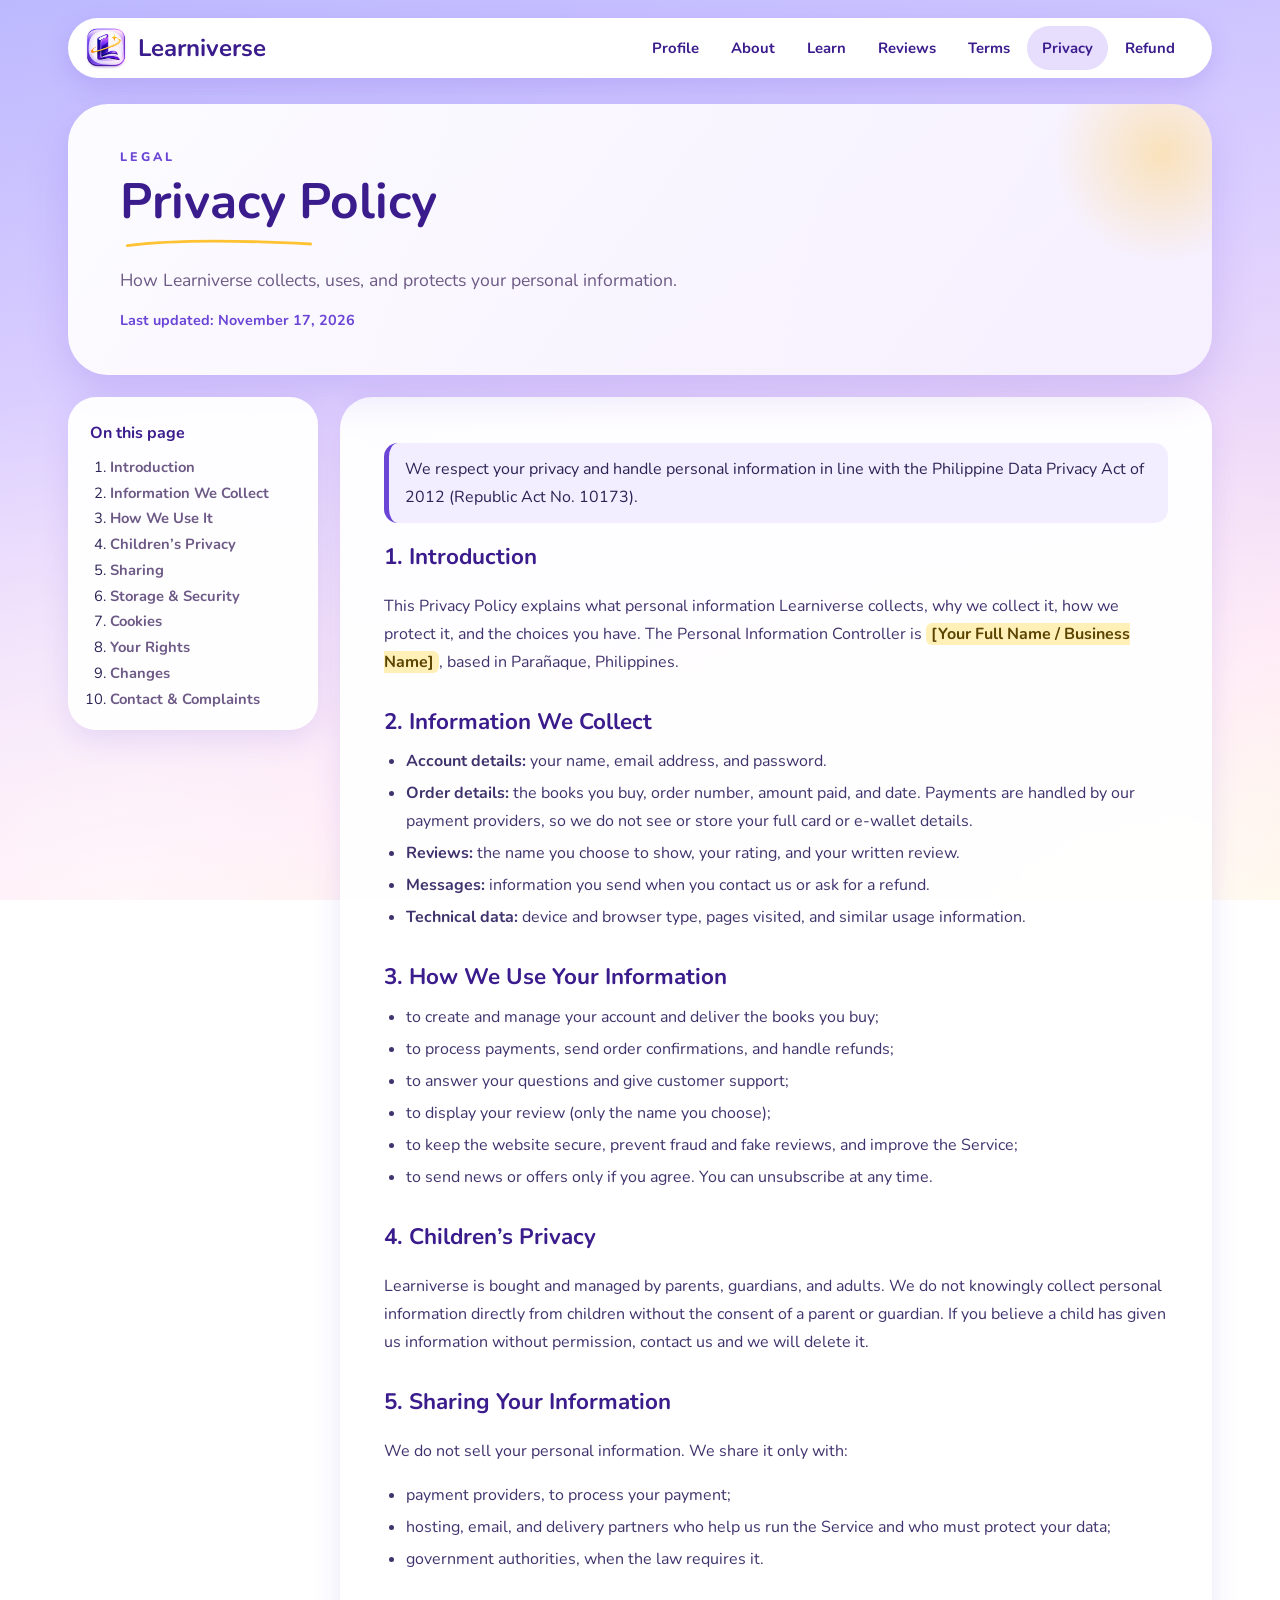
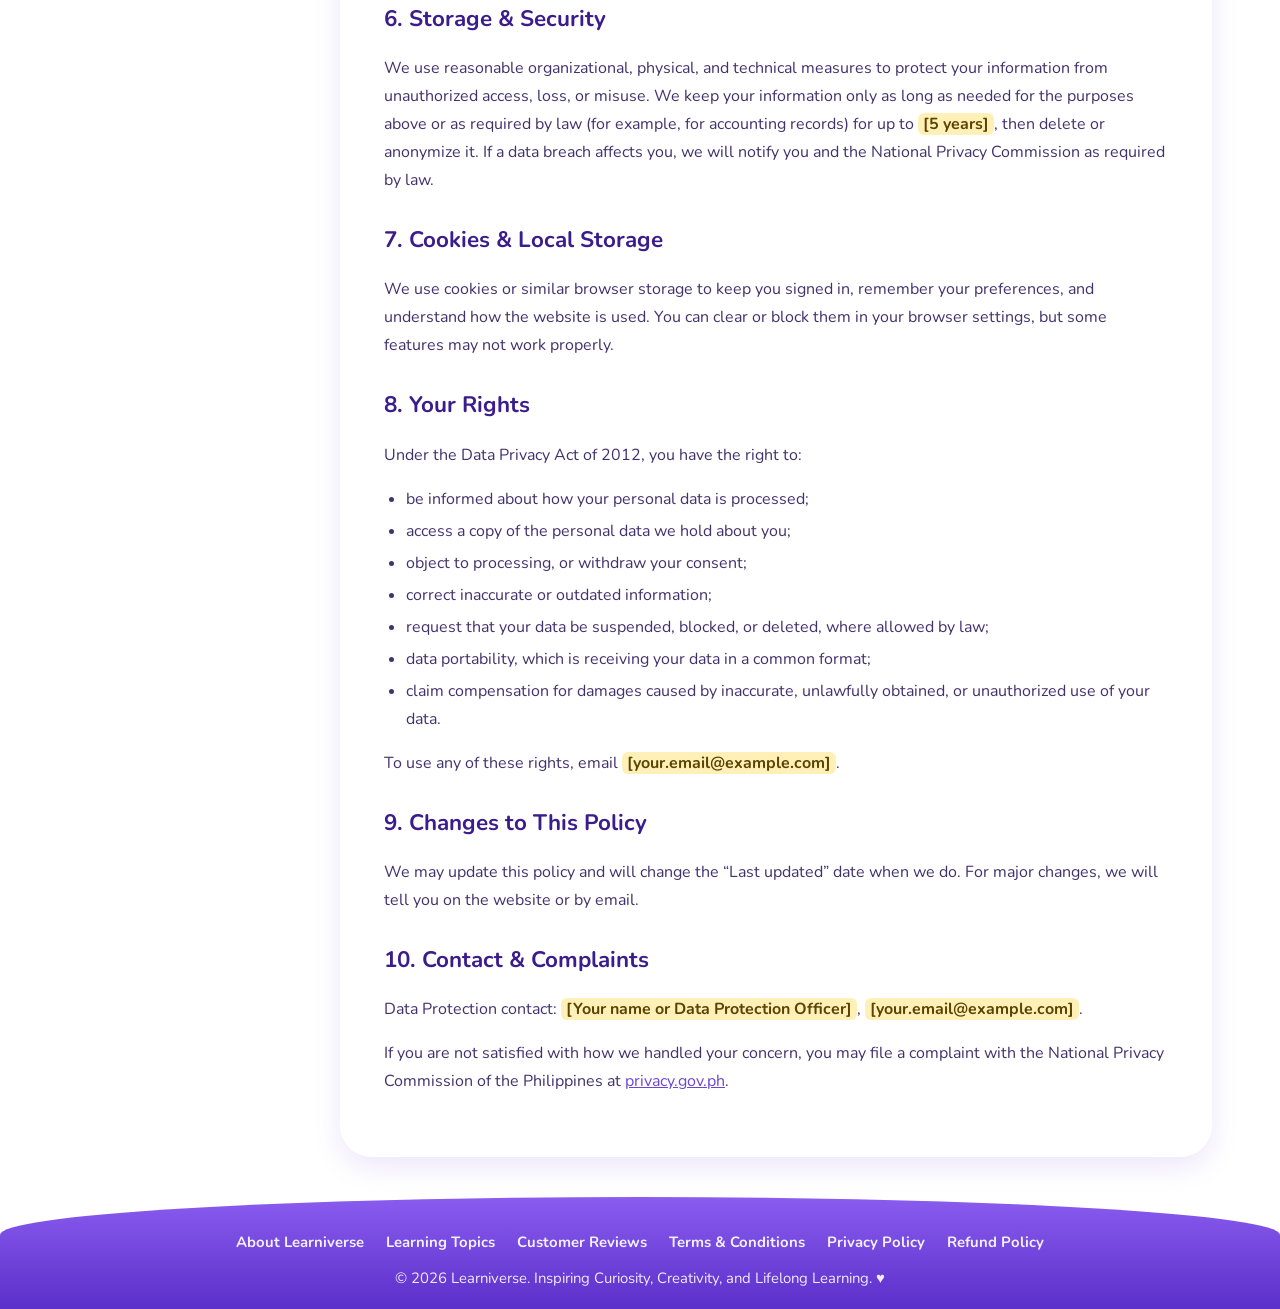
<file: privacy.html>
<!DOCTYPE html>
<html lang="en">
<head>
  <meta charset="UTF-8">
  <meta name="viewport" content="width=device-width, initial-scale=1">
  <title>Privacy Policy – Learniverse</title>
  <meta name="description" content="How Learniverse collects, uses, and protects your personal information.">
  <link rel="icon" type="image/png" href="LOOGO.png">
  <link rel="preconnect" href="https://fonts.googleapis.com">
  <link href="https://fonts.googleapis.com/css2?family=Nunito:wght@500;700;800&display=swap" rel="stylesheet">
  <link rel="stylesheet" href="pages.css">
</head>
<body>

  <header class="topbar">
    <div class="nav-pill">
      <a href="index.html" class="brand">
        <img src="LOOGO.png" alt="Learniverse logo"
             onerror="this.replaceWith(Object.assign(document.createElement('span'),{className:'fallback',textContent:'📖'}))">
        <strong>Learniverse</strong>
      </a>
      <nav class="links" aria-label="Main"><a href="index.html">Profile</a><a href="about-learniverse.html">About</a><a href="topics.html">Learn</a><a href="reviews.html">Reviews</a><a href="terms.html">Terms</a><a href="privacy.html" class="active">Privacy</a><a href="refund.html">Refund</a></nav>
    </div>
  </header>

  <main class="wrap">
    <section class="hero">
      <p class="eyebrow">Legal</p>
      <h1>Privacy Policy</h1>
      <svg class="swoosh" viewBox="0 0 340 20" aria-hidden="true"><path d="M6 13 C 90 2, 220 4, 334 10" stroke="#ffc233" stroke-width="5" fill="none" stroke-linecap="round"/></svg>
      <p class="lead">How Learniverse collects, uses, and protects your personal information.</p>
      <p class="lead updated">Last updated: November 17, 2026</p>
    </section>

    <div class="legal">
      <aside class="toc"><h3>On this page</h3><ol><li><a href="#p1">Introduction</a></li><li><a href="#p2">Information We Collect</a></li><li><a href="#p3">How We Use It</a></li><li><a href="#p4">Children’s Privacy</a></li><li><a href="#p5">Sharing</a></li><li><a href="#p6">Storage & Security</a></li><li><a href="#p7">Cookies</a></li><li><a href="#p8">Your Rights</a></li><li><a href="#p9">Changes</a></li><li><a href="#p10">Contact & Complaints</a></li></ol></aside>
      <article class="doc">

        <div class="note">We respect your privacy and handle personal information in line with the Philippine Data Privacy Act of 2012 (Republic Act No. 10173).</div>
        <section id="p1"><h2>1. Introduction</h2>
          <p>This Privacy Policy explains what personal information Learniverse collects, why we collect it, how we protect it, and the choices you have. The Personal Information Controller is <mark class="fill">[Your Full Name / Business Name]</mark>, based in Parañaque, Philippines.</p></section>
        <section id="p2"><h2>2. Information We Collect</h2>
          <ul>
            <li><strong>Account details:</strong> your name, email address, and password.</li>
            <li><strong>Order details:</strong> the books you buy, order number, amount paid, and date. Payments are handled by our payment providers, so we do not see or store your full card or e-wallet details.</li>
            <li><strong>Reviews:</strong> the name you choose to show, your rating, and your written review.</li>
            <li><strong>Messages:</strong> information you send when you contact us or ask for a refund.</li>
            <li><strong>Technical data:</strong> device and browser type, pages visited, and similar usage information.</li>
          </ul></section>
        <section id="p3"><h2>3. How We Use Your Information</h2>
          <ul>
            <li>to create and manage your account and deliver the books you buy;</li>
            <li>to process payments, send order confirmations, and handle refunds;</li>
            <li>to answer your questions and give customer support;</li>
            <li>to display your review (only the name you choose);</li>
            <li>to keep the website secure, prevent fraud and fake reviews, and improve the Service;</li>
            <li>to send news or offers only if you agree. You can unsubscribe at any time.</li>
          </ul></section>
        <section id="p4"><h2>4. Children’s Privacy</h2>
          <p>Learniverse is bought and managed by parents, guardians, and adults. We do not knowingly collect personal information directly from children without the consent of a parent or guardian. If you believe a child has given us information without permission, contact us and we will delete it.</p></section>
        <section id="p5"><h2>5. Sharing Your Information</h2>
          <p>We do not sell your personal information. We share it only with:</p>
          <ul>
            <li>payment providers, to process your payment;</li>
            <li>hosting, email, and delivery partners who help us run the Service and who must protect your data;</li>
            <li>government authorities, when the law requires it.</li>
          </ul></section>
        <section id="p6"><h2>6. Storage &amp; Security</h2>
          <p>We use reasonable organizational, physical, and technical measures to protect your information from unauthorized access, loss, or misuse. We keep your information only as long as needed for the purposes above or as required by law (for example, for accounting records) for up to <mark class="fill">[5 years]</mark>, then delete or anonymize it. If a data breach affects you, we will notify you and the National Privacy Commission as required by law.</p></section>
        <section id="p7"><h2>7. Cookies &amp; Local Storage</h2>
          <p>We use cookies or similar browser storage to keep you signed in, remember your preferences, and understand how the website is used. You can clear or block them in your browser settings, but some features may not work properly.</p></section>
        <section id="p8"><h2>8. Your Rights</h2>
          <p>Under the Data Privacy Act of 2012, you have the right to:</p>
          <ul>
            <li>be informed about how your personal data is processed;</li>
            <li>access a copy of the personal data we hold about you;</li>
            <li>object to processing, or withdraw your consent;</li>
            <li>correct inaccurate or outdated information;</li>
            <li>request that your data be suspended, blocked, or deleted, where allowed by law;</li>
            <li>data portability, which is receiving your data in a common format;</li>
            <li>claim compensation for damages caused by inaccurate, unlawfully obtained, or unauthorized use of your data.</li>
          </ul>
          <p>To use any of these rights, email <mark class="fill">[your.email@example.com]</mark>.</p></section>
        <section id="p9"><h2>9. Changes to This Policy</h2>
          <p>We may update this policy and will change the “Last updated” date when we do. For major changes, we will tell you on the website or by email.</p></section>
        <section id="p10"><h2>10. Contact &amp; Complaints</h2>
          <p>Data Protection contact: <mark class="fill">[Your name or Data Protection Officer]</mark>, <mark class="fill">[your.email@example.com]</mark>.</p>
          <p>If you are not satisfied with how we handled your concern, you may file a complaint with the National Privacy Commission of the Philippines at <a href="https://privacy.gov.ph" target="_blank" rel="noopener">privacy.gov.ph</a>.</p></section>

      </article>
    </div>
  </main>

  <footer class="site-footer">
    <div class="foot-links">
      <a href="about-learniverse.html">About Learniverse</a>
      <a href="topics.html">Learning Topics</a>
      <a href="reviews.html">Customer Reviews</a>
      <a href="terms.html">Terms &amp; Conditions</a>
      <a href="privacy.html">Privacy Policy</a>
      <a href="refund.html">Refund Policy</a>
    </div>
    <p>© 2026 Learniverse. Inspiring Curiosity, Creativity, and Lifelong Learning. ♥</p>
  </footer>

</body>
</html>
</file>
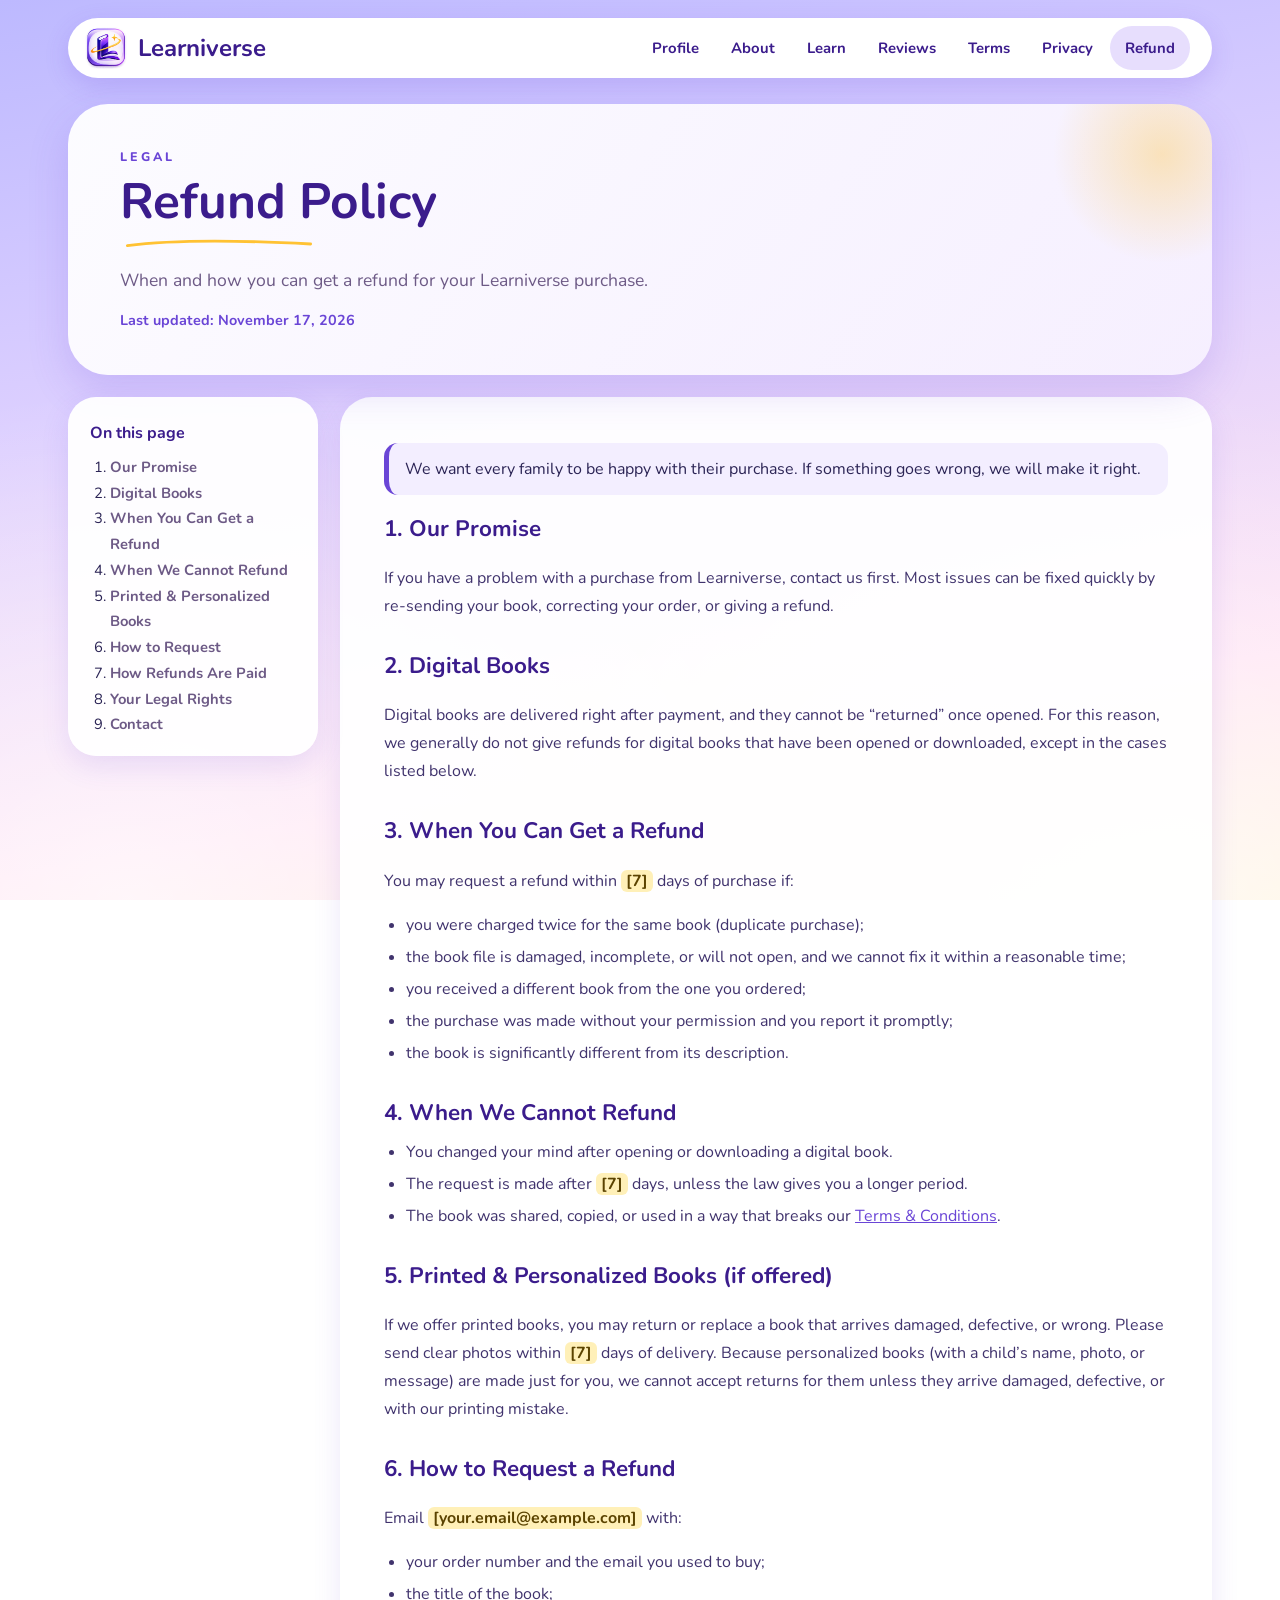
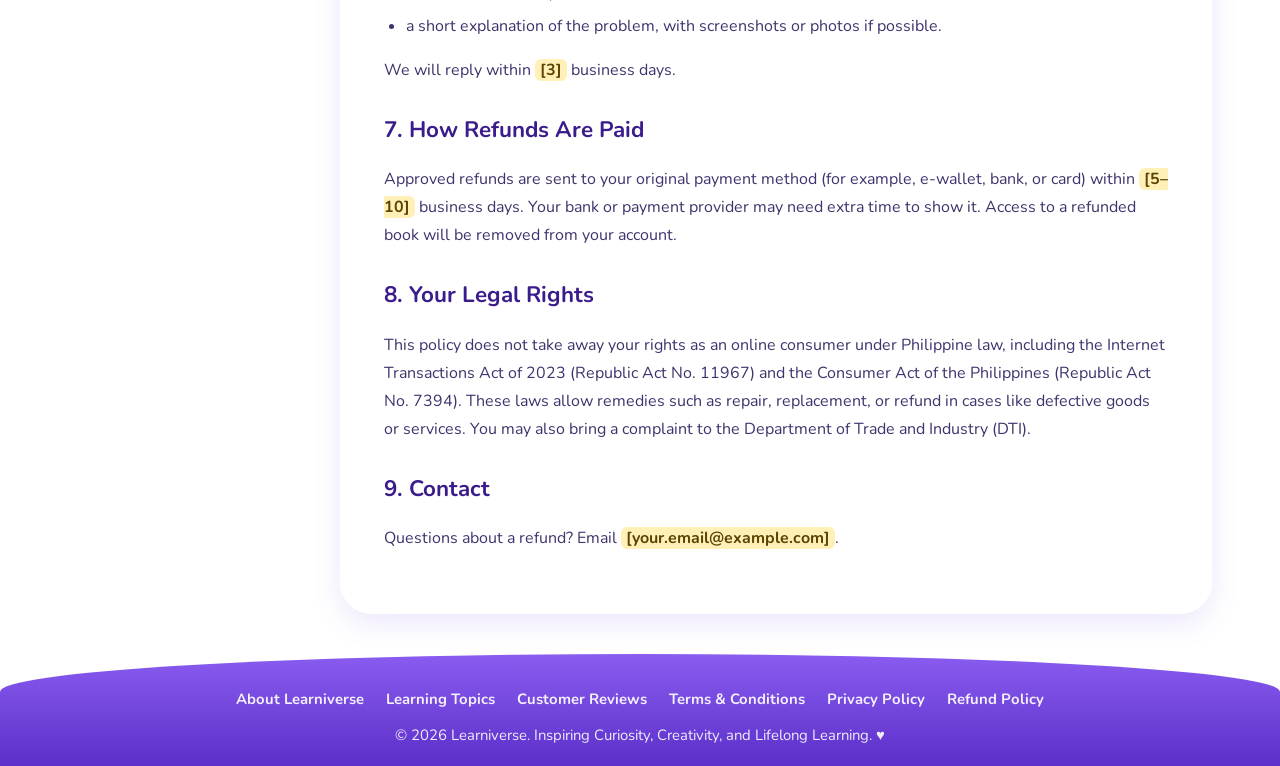
<file: refund.html>
<!DOCTYPE html>
<html lang="en">
<head>
  <meta charset="UTF-8">
  <meta name="viewport" content="width=device-width, initial-scale=1">
  <title>Refund Policy – Learniverse</title>
  <meta name="description" content="When and how you can get a refund for your Learniverse purchase.">
  <link rel="icon" type="image/png" href="LOOGO.png">
  <link rel="preconnect" href="https://fonts.googleapis.com">
  <link href="https://fonts.googleapis.com/css2?family=Nunito:wght@500;700;800&display=swap" rel="stylesheet">
  <link rel="stylesheet" href="pages.css">
</head>
<body>

  <header class="topbar">
    <div class="nav-pill">
      <a href="index.html" class="brand">
        <img src="LOOGO.png" alt="Learniverse logo"
             onerror="this.replaceWith(Object.assign(document.createElement('span'),{className:'fallback',textContent:'📖'}))">
        <strong>Learniverse</strong>
      </a>
      <nav class="links" aria-label="Main"><a href="index.html">Profile</a><a href="about-learniverse.html">About</a><a href="topics.html">Learn</a><a href="reviews.html">Reviews</a><a href="terms.html">Terms</a><a href="privacy.html">Privacy</a><a href="refund.html" class="active">Refund</a></nav>
    </div>
  </header>

  <main class="wrap">
    <section class="hero">
      <p class="eyebrow">Legal</p>
      <h1>Refund Policy</h1>
      <svg class="swoosh" viewBox="0 0 340 20" aria-hidden="true"><path d="M6 13 C 90 2, 220 4, 334 10" stroke="#ffc233" stroke-width="5" fill="none" stroke-linecap="round"/></svg>
      <p class="lead">When and how you can get a refund for your Learniverse purchase.</p>
      <p class="lead updated">Last updated: November 17, 2026</p>
    </section>

    <div class="legal">
      <aside class="toc"><h3>On this page</h3><ol><li><a href="#r1">Our Promise</a></li><li><a href="#r2">Digital Books</a></li><li><a href="#r3">When You Can Get a Refund</a></li><li><a href="#r4">When We Cannot Refund</a></li><li><a href="#r5">Printed & Personalized Books</a></li><li><a href="#r6">How to Request</a></li><li><a href="#r7">How Refunds Are Paid</a></li><li><a href="#r8">Your Legal Rights</a></li><li><a href="#r9">Contact</a></li></ol></aside>
      <article class="doc">

        <div class="note">We want every family to be happy with their purchase. If something goes wrong, we will make it right.</div>
        <section id="r1"><h2>1. Our Promise</h2>
          <p>If you have a problem with a purchase from Learniverse, contact us first. Most issues can be fixed quickly by re-sending your book, correcting your order, or giving a refund.</p></section>
        <section id="r2"><h2>2. Digital Books</h2>
          <p>Digital books are delivered right after payment, and they cannot be “returned” once opened. For this reason, we generally do not give refunds for digital books that have been opened or downloaded, except in the cases listed below.</p></section>
        <section id="r3"><h2>3. When You Can Get a Refund</h2>
          <p>You may request a refund within <mark class="fill">[7]</mark> days of purchase if:</p>
          <ul>
            <li>you were charged twice for the same book (duplicate purchase);</li>
            <li>the book file is damaged, incomplete, or will not open, and we cannot fix it within a reasonable time;</li>
            <li>you received a different book from the one you ordered;</li>
            <li>the purchase was made without your permission and you report it promptly;</li>
            <li>the book is significantly different from its description.</li>
          </ul></section>
        <section id="r4"><h2>4. When We Cannot Refund</h2>
          <ul>
            <li>You changed your mind after opening or downloading a digital book.</li>
            <li>The request is made after <mark class="fill">[7]</mark> days, unless the law gives you a longer period.</li>
            <li>The book was shared, copied, or used in a way that breaks our <a href="terms.html">Terms &amp; Conditions</a>.</li>
          </ul></section>
        <section id="r5"><h2>5. Printed &amp; Personalized Books (if offered)</h2>
          <p>If we offer printed books, you may return or replace a book that arrives damaged, defective, or wrong. Please send clear photos within <mark class="fill">[7]</mark> days of delivery. Because personalized books (with a child’s name, photo, or message) are made just for you, we cannot accept returns for them unless they arrive damaged, defective, or with our printing mistake.</p></section>
        <section id="r6"><h2>6. How to Request a Refund</h2>
          <p>Email <mark class="fill">[your.email@example.com]</mark> with:</p>
          <ul>
            <li>your order number and the email you used to buy;</li>
            <li>the title of the book;</li>
            <li>a short explanation of the problem, with screenshots or photos if possible.</li>
          </ul>
          <p>We will reply within <mark class="fill">[3]</mark> business days.</p></section>
        <section id="r7"><h2>7. How Refunds Are Paid</h2>
          <p>Approved refunds are sent to your original payment method (for example, e-wallet, bank, or card) within <mark class="fill">[5–10]</mark> business days. Your bank or payment provider may need extra time to show it. Access to a refunded book will be removed from your account.</p></section>
        <section id="r8"><h2>8. Your Legal Rights</h2>
          <p>This policy does not take away your rights as an online consumer under Philippine law, including the Internet Transactions Act of 2023 (Republic Act No. 11967) and the Consumer Act of the Philippines (Republic Act No. 7394). These laws allow remedies such as repair, replacement, or refund in cases like defective goods or services. You may also bring a complaint to the Department of Trade and Industry (DTI).</p></section>
        <section id="r9"><h2>9. Contact</h2>
          <p>Questions about a refund? Email <mark class="fill">[your.email@example.com]</mark>.</p></section>

      </article>
    </div>
  </main>

  <footer class="site-footer">
    <div class="foot-links">
      <a href="about-learniverse.html">About Learniverse</a>
      <a href="topics.html">Learning Topics</a>
      <a href="reviews.html">Customer Reviews</a>
      <a href="terms.html">Terms &amp; Conditions</a>
      <a href="privacy.html">Privacy Policy</a>
      <a href="refund.html">Refund Policy</a>
    </div>
    <p>© 2026 Learniverse. Inspiring Curiosity, Creativity, and Lifelong Learning. ♥</p>
  </footer>

</body>
</html>
</file>
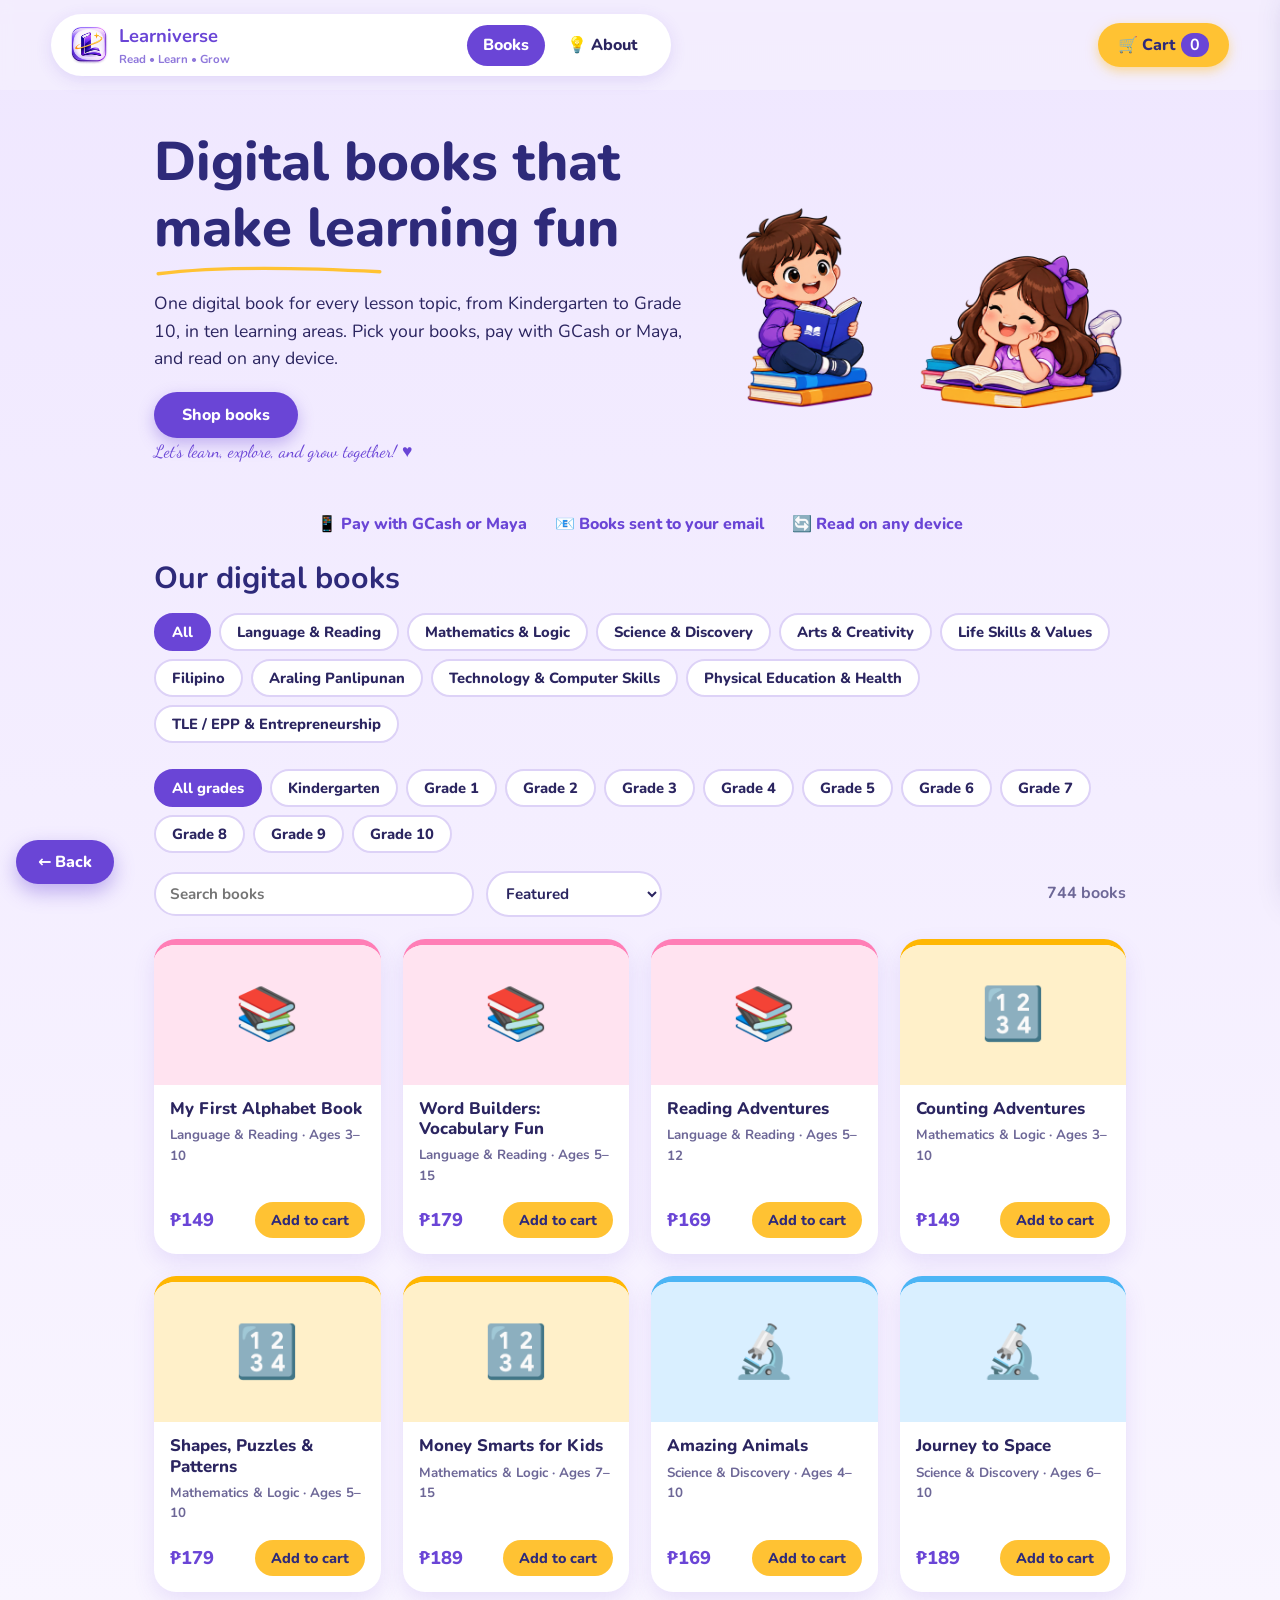
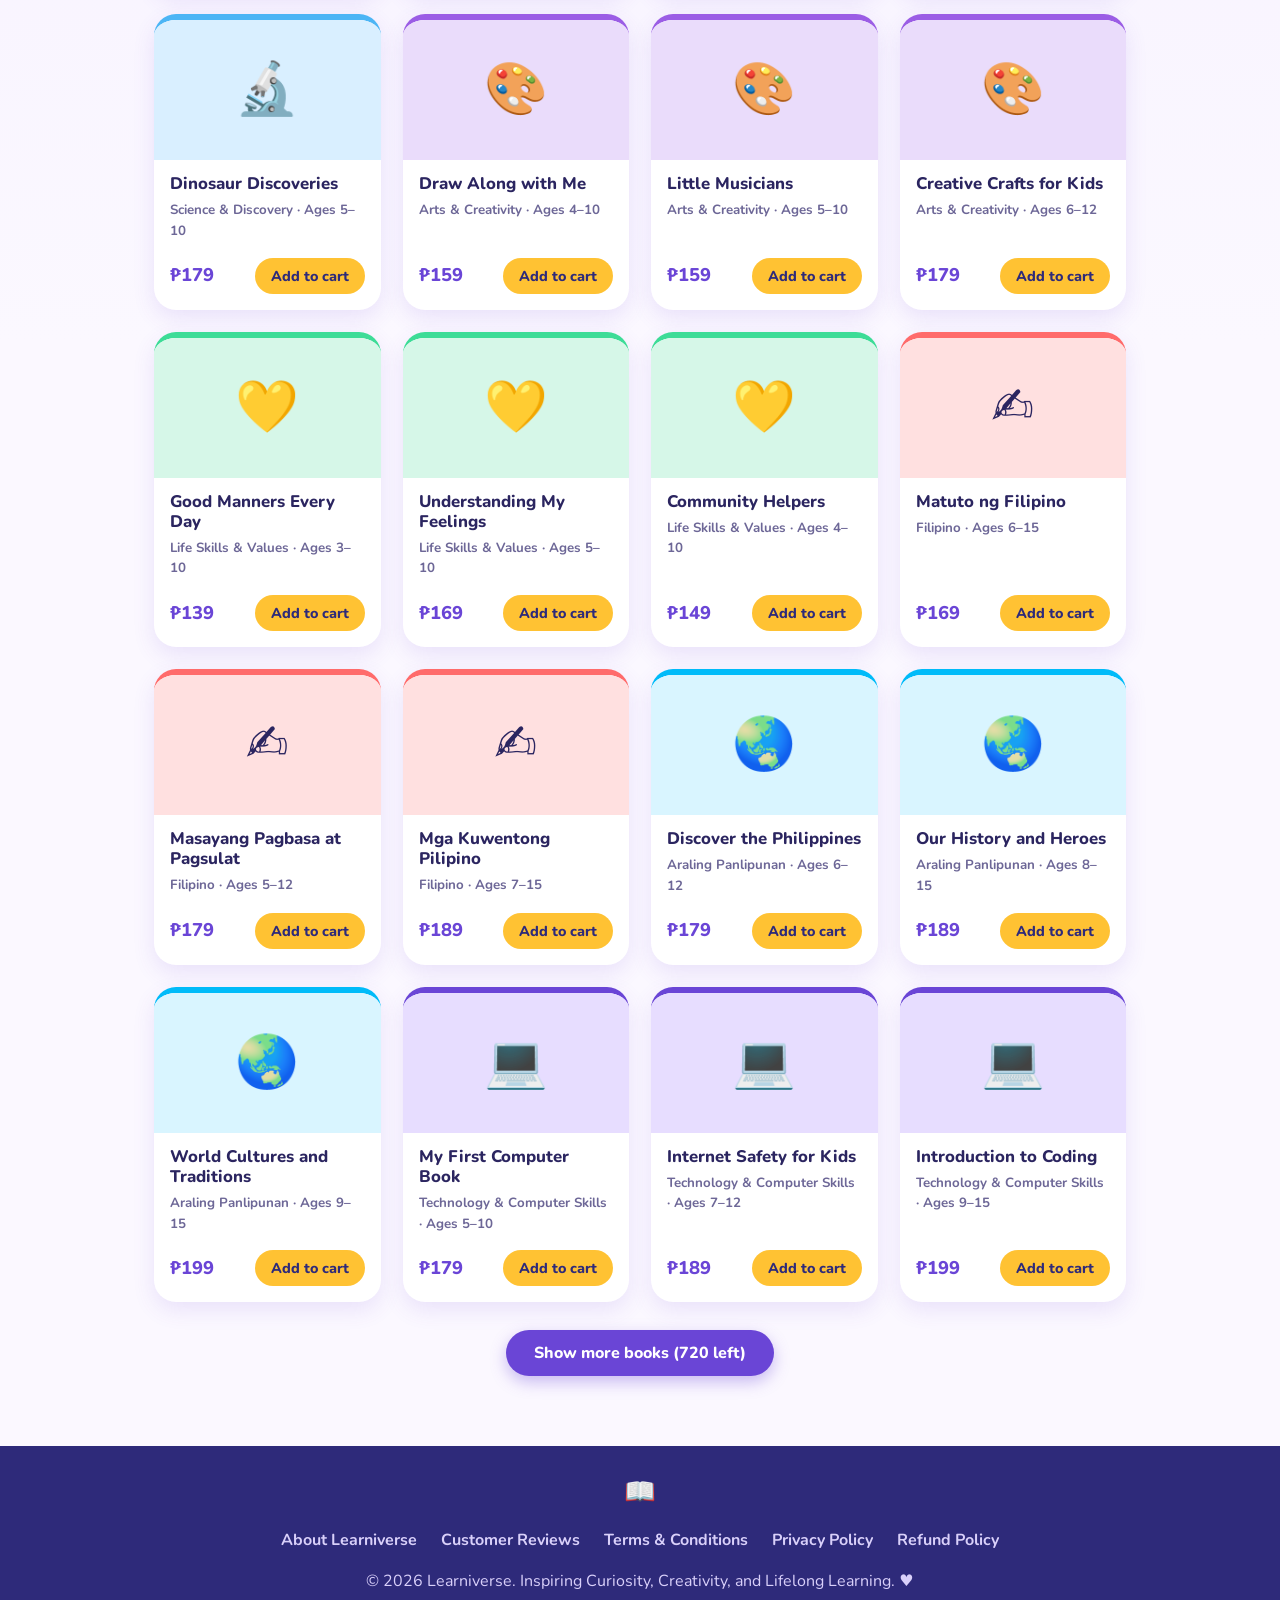
<file: store.html>
<!DOCTYPE html>
<html lang="en">
<head>
<meta charset="UTF-8">
<meta name="viewport" content="width=device-width, initial-scale=1">
<title>Learniverse Store – Digital Books for Children</title>
<meta name="description" content="Buy digital educational books for children, one book for every lesson topic from Kindergarten to Grade 10.">
<link rel="icon" type="image/png" href="LOOGO.png">
<link rel="preconnect" href="https://fonts.googleapis.com">
<link href="https://fonts.googleapis.com/css2?family=Nunito:wght@500;700;800&family=Dancing+Script:wght@600&display=swap" rel="stylesheet">
<link rel="stylesheet" href="store.css">
<link rel="stylesheet" href="store-books.css">
</head>
<body>

<header class="topbar">
  <div class="nav-pill">
    <a href="store.html" class="brand">
      <img src="LOOGO.png" alt="Learniverse logo" onerror="this.replaceWith(Object.assign(document.createElement('span'),{textContent:'📖'}))">
      <span><strong>Learniverse</strong><small>Read • Learn • Grow</small></span>
    </a>
    <nav class="tabs" aria-label="Main Pages">
      <a href="store.html" class="active">Books</a>
      <a href="about-learniverse.html">💡 About</a>
    </nav>
  </div>
  <button class="cart-btn" id="openCart" aria-label="Open cart">🛒 Cart<b id="count">0</b></button>
</header>

<section class="hero">
  <div class="hero-text">
    <h1>Digital books that make learning fun</h1>
    <svg class="swoosh" viewBox="0 0 340 20" aria-hidden="true"><path d="M6 13 C 90 2, 220 4, 334 10" stroke="#ffc233" stroke-width="5" fill="none" stroke-linecap="round"/></svg>
    <p>One digital book for every lesson topic, from Kindergarten to Grade 10, in ten learning areas. Pick your books, pay with GCash or Maya, and read on any device.</p>
    <a class="btn primary" href="#books">Shop books</a>
    <p class="script">Let’s learn, explore, and grow together! ♥</p>
  </div>
  <div class="kids" aria-hidden="true">
    <img src="learniverse-boy.png" alt="" onerror="this.style.display='none'">
    <img src="learniverse-girl.png" alt="" onerror="this.style.display='none'">
  </div>
</section>

<ul class="trust">
  <li>📱 Pay with GCash or Maya</li>
  <li>📧 Books sent to your email</li>
  <li>🔄 Read on any device</li>
</ul>

<main id="books">
  <h2>Our digital books</h2>
  <div class="filters" id="filters" role="group" aria-label="Filter by learning area"></div>
  <div class="filters" id="gfilters" role="group" aria-label="Filter by grade level"></div>
  <div class="tools">
    <input type="search" id="search" placeholder="Search books" aria-label="Search books">
    <select id="sort" aria-label="Sort books">
      <option value="featured">Featured</option>
      <option value="low">Price: low to high</option>
      <option value="high">Price: high to low</option>
      <option value="az">Title: A to Z</option>
    </select>
    <span class="shown" id="shown" aria-live="polite"></span>
  </div>
  <div class="grid" id="grid"></div>
  <div class="more" id="more"></div>
</main>

<footer class="site-footer">
  <span class="foot-book">📖</span>
  <p>
    <a href="about-learniverse.html">About Learniverse</a>
    <a href="reviews.html">Customer Reviews</a>
    <a href="terms.html">Terms &amp; Conditions</a>
    <a href="privacy.html">Privacy Policy</a>
    <a href="refund.html">Refund Policy</a>
  </p>
  <p>© 2026 Learniverse. Inspiring Curiosity, Creativity, and Lifelong Learning. ♥</p>
</footer>

<div class="scrim" id="scrim"></div>
<aside class="drawer" id="drawer" aria-label="Shopping cart">
  <div class="dhead"><h2>Your cart</h2><button id="closeCart" aria-label="Close cart">×</button></div>
  <div class="items" id="items"></div>
  <div class="dfoot">
    <div class="total"><span>Total</span><span id="total">₱0</span></div>
    <a class="btn primary" id="checkout" href="cart.html">View cart</a>
  </div>
</aside>
<div class="toast" id="toast" role="status" aria-live="polite"></div>

<script src="books.js"></script>
<script src="topic-books.js"></script>
<script>
const PAGE=24;
let cart=loadCart(),filter="All",gfilter="All",term="",sort="featured",limit=PAGE;

function actHTML(id){
  const n=cart[id]||0;
  return n?`<div class="qty" role="group" aria-label="Quantity"><button data-act="dec" data-id="${id}" aria-label="Remove one">−</button><span>${n}</span><button data-act="inc" data-id="${id}" aria-label="Add one">+</button></div>`
          :`<button class="add" data-act="inc" data-id="${id}">Add to cart</button>`;
}
function list(){
  let l=BOOKS.filter(b=>(filter==="All"||b.area===filter)&&(gfilter==="All"||b.grade===gfilter)&&(b.title+" "+b.area).toLowerCase().includes(term));
  if(sort==="low")l=[...l].sort((a,b)=>a.price-b.price);
  else if(sort==="high")l=[...l].sort((a,b)=>b.price-a.price);
  else if(sort==="az")l=[...l].sort((a,b)=>a.title.localeCompare(b.title));
  return l;
}
function drawFilters(){
  $("#filters").innerHTML=["All",...Object.keys(AREAS)].map(a=>`<button aria-pressed="${a===filter}" data-a="${a}">${a}</button>`).join("");
}
function drawGradeFilters(){
  const g=window.TOPIC_GRADES||[];
  $("#gfilters").innerHTML=g.length?["All",...g].map(x=>`<button aria-pressed="${x===gfilter}" data-g="${x}">${x==="All"?"All grades":x}</button>`).join(""):"";
}
function drawBooks(){
  const l=list(),v=l.slice(0,limit);
  $("#shown").textContent=l.length+(l.length===1?" book":" books");
  $("#more").innerHTML=l.length>v.length?`<button class="btn primary" id="moreBtn">Show more books (${l.length-v.length} left)</button>`:"";
  $("#grid").innerHTML=v.length?v.map((b,i)=>{
    const [c,t,e]=AREAS[b.area];
    return `<article class="book" style="--k:${c};--t:${t};--i:${Math.min(i,9)}">
      <div class="cover" aria-hidden="true"><span>${e}</span></div>
      <div class="info"><h3>${b.title}</h3><small>${b.area} · ${b.age}</small>
      ${b.desc?`<p class="desc">${b.desc}</p>`:""}
      <div class="row"><span class="price">${peso(b.price)}</span><span class="act" data-book="${b.id}">${actHTML(b.id)}</span></div></div>
    </article>`}).join(""):`<p class="none">No books match your search. Try another word.</p>`;
}
function drawActs(){document.querySelectorAll(".act").forEach(el=>el.innerHTML=actHTML(+el.dataset.book))}
function drawCart(){
  $("#count").textContent=cartCount(cart);
  const ids=Object.keys(cart);
  $("#items").innerHTML=ids.length?ids.map(id=>{
    const b=BOOKS[id],[c,t,e]=AREAS[b.area],n=cart[id];
    return `<div class="item" style="--t:${t}"><span class="mini">${e}</span>
      <div><b>${b.title}</b><small>${peso(b.price)} each · ${peso(b.price*n)}</small>
      <div class="qty sm"><button data-act="dec" data-id="${id}" aria-label="Remove one">−</button><span>${n}</span><button data-act="inc" data-id="${id}" aria-label="Add one">+</button></div></div>
      <button class="rm" data-rm="${id}">Remove</button></div>`}).join("")
    :`<p class="empty">Your cart is empty.<br>Add a book to get started.</p>`;
  $("#total").textContent=peso(cartTotal(cart));
  $("#checkout").classList.toggle("off",!ids.length);
}
let tt;
function toast(m){const t=$("#toast");t.textContent=m;t.classList.add("show");clearTimeout(tt);tt=setTimeout(()=>t.classList.remove("show"),1600)}
function bump(){const c=$("#count");c.classList.remove("bump");void c.offsetWidth;c.classList.add("bump")}
function change(id,d){
  const old=cart[id]||0,n=Math.max(0,Math.min(10,old+d));
  if(n===old){if(d>0)toast("Maximum 10 per book");return}
  if(n)cart[id]=n;else delete cart[id];
  saveCart(cart);drawActs();drawCart();
  if(d>0){bump();toast(BOOKS[id].title+" added to cart")}
}
function openCart(o){$("#drawer").classList.toggle("open",o);$("#scrim").classList.toggle("show",o)}

document.addEventListener("click",e=>{
  const a=e.target.closest("[data-act]");
  if(a){
    const id=+a.dataset.id,inGrid=!!a.closest(".act");
    change(id,a.dataset.act==="inc"?1:-1);
    if(inGrid){const f=document.querySelector(`.act[data-book="${id}"] button[data-act="inc"]`);if(f)f.focus()}
    return;
  }
  const r=e.target.closest("[data-rm]");
  if(r){delete cart[r.dataset.rm];saveCart(cart);drawActs();drawCart()}
  const f=e.target.closest("[data-a]");
  if(f){filter=f.dataset.a;limit=PAGE;drawFilters();drawBooks()}
  const g=e.target.closest("[data-g]");
  if(g){gfilter=g.dataset.g;limit=PAGE;drawGradeFilters();drawBooks()}
  if(e.target.closest("#moreBtn")){limit+=PAGE;drawBooks()}
});
$("#search").oninput=e=>{term=e.target.value.trim().toLowerCase();limit=PAGE;drawBooks()};
$("#sort").onchange=e=>{sort=e.target.value;limit=PAGE;drawBooks()};
$("#openCart").onclick=()=>openCart(true);
$("#closeCart").onclick=$("#scrim").onclick=()=>openCart(false);
document.addEventListener("keydown",e=>{if(e.key==="Escape")openCart(false)});
drawFilters();drawGradeFilters();drawBooks();drawCart();
</script>
<script src="back.js"></script>
</body>
</html>
</file>
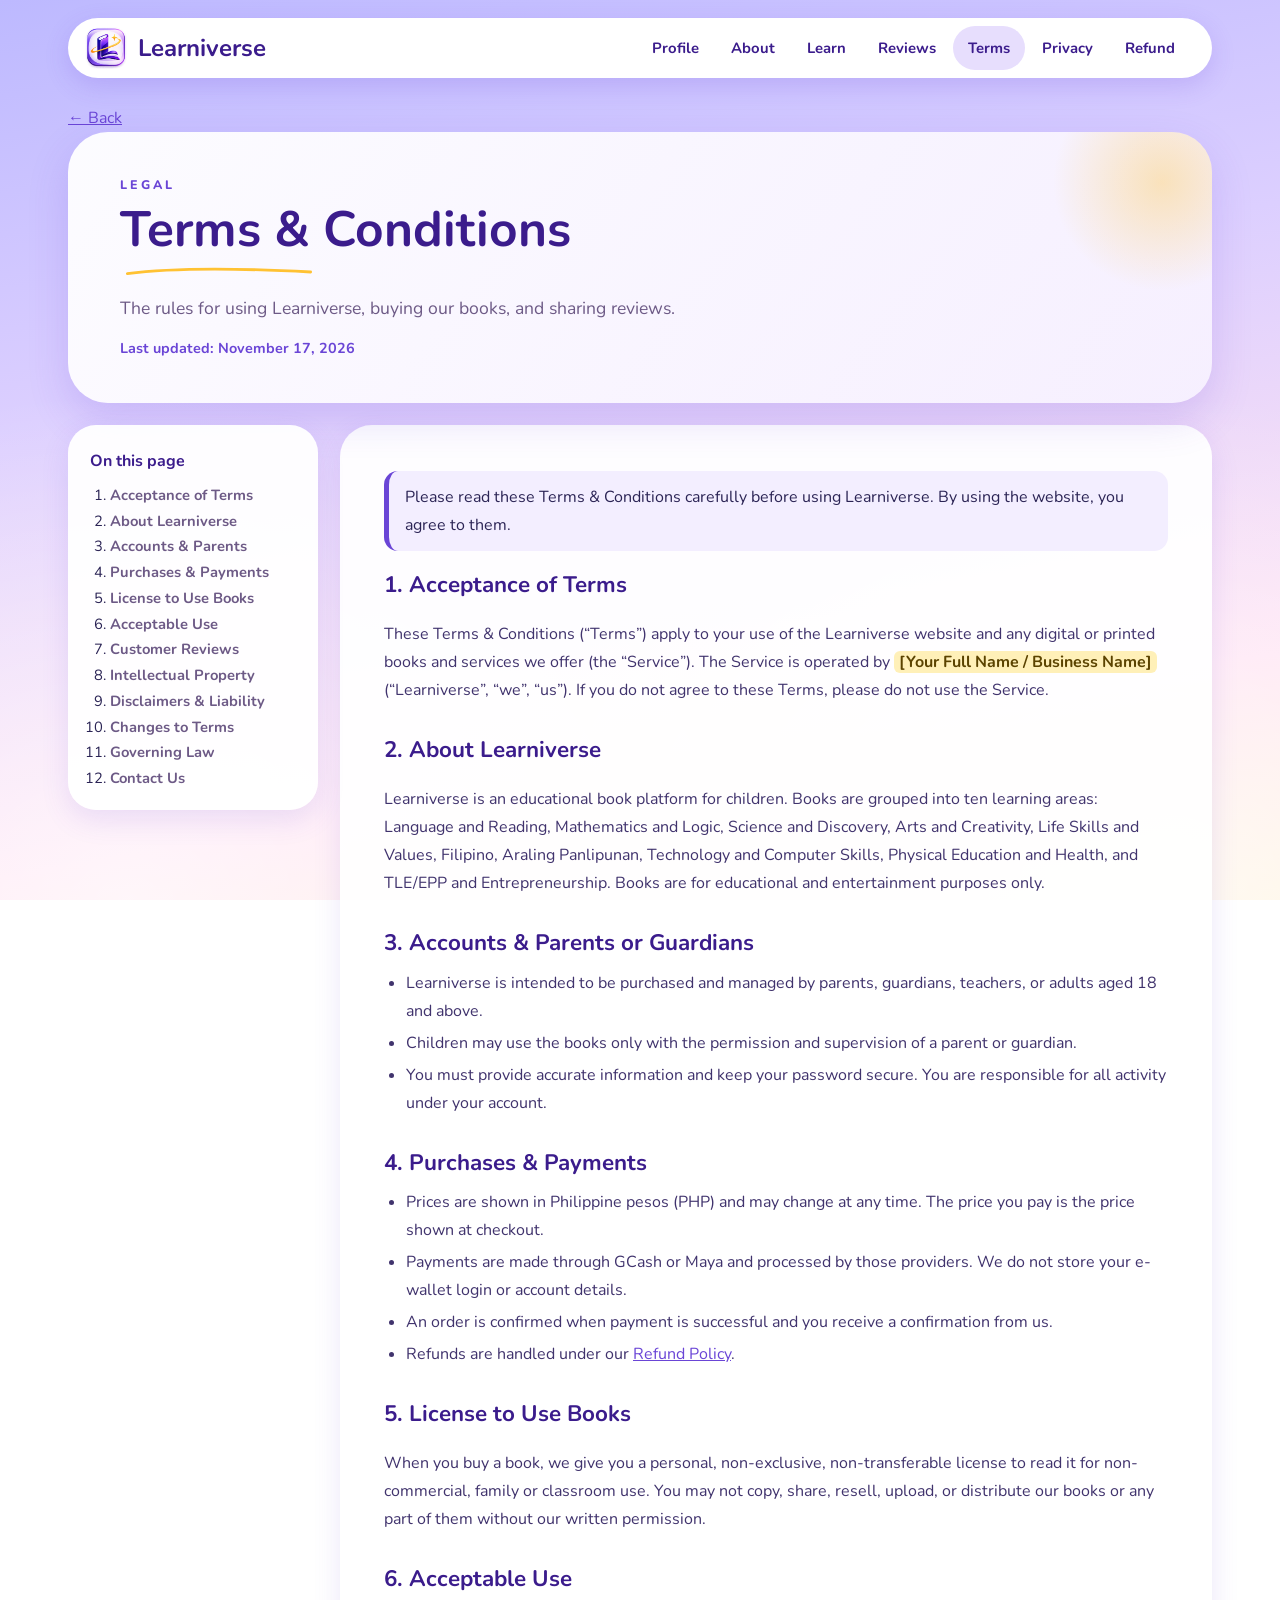
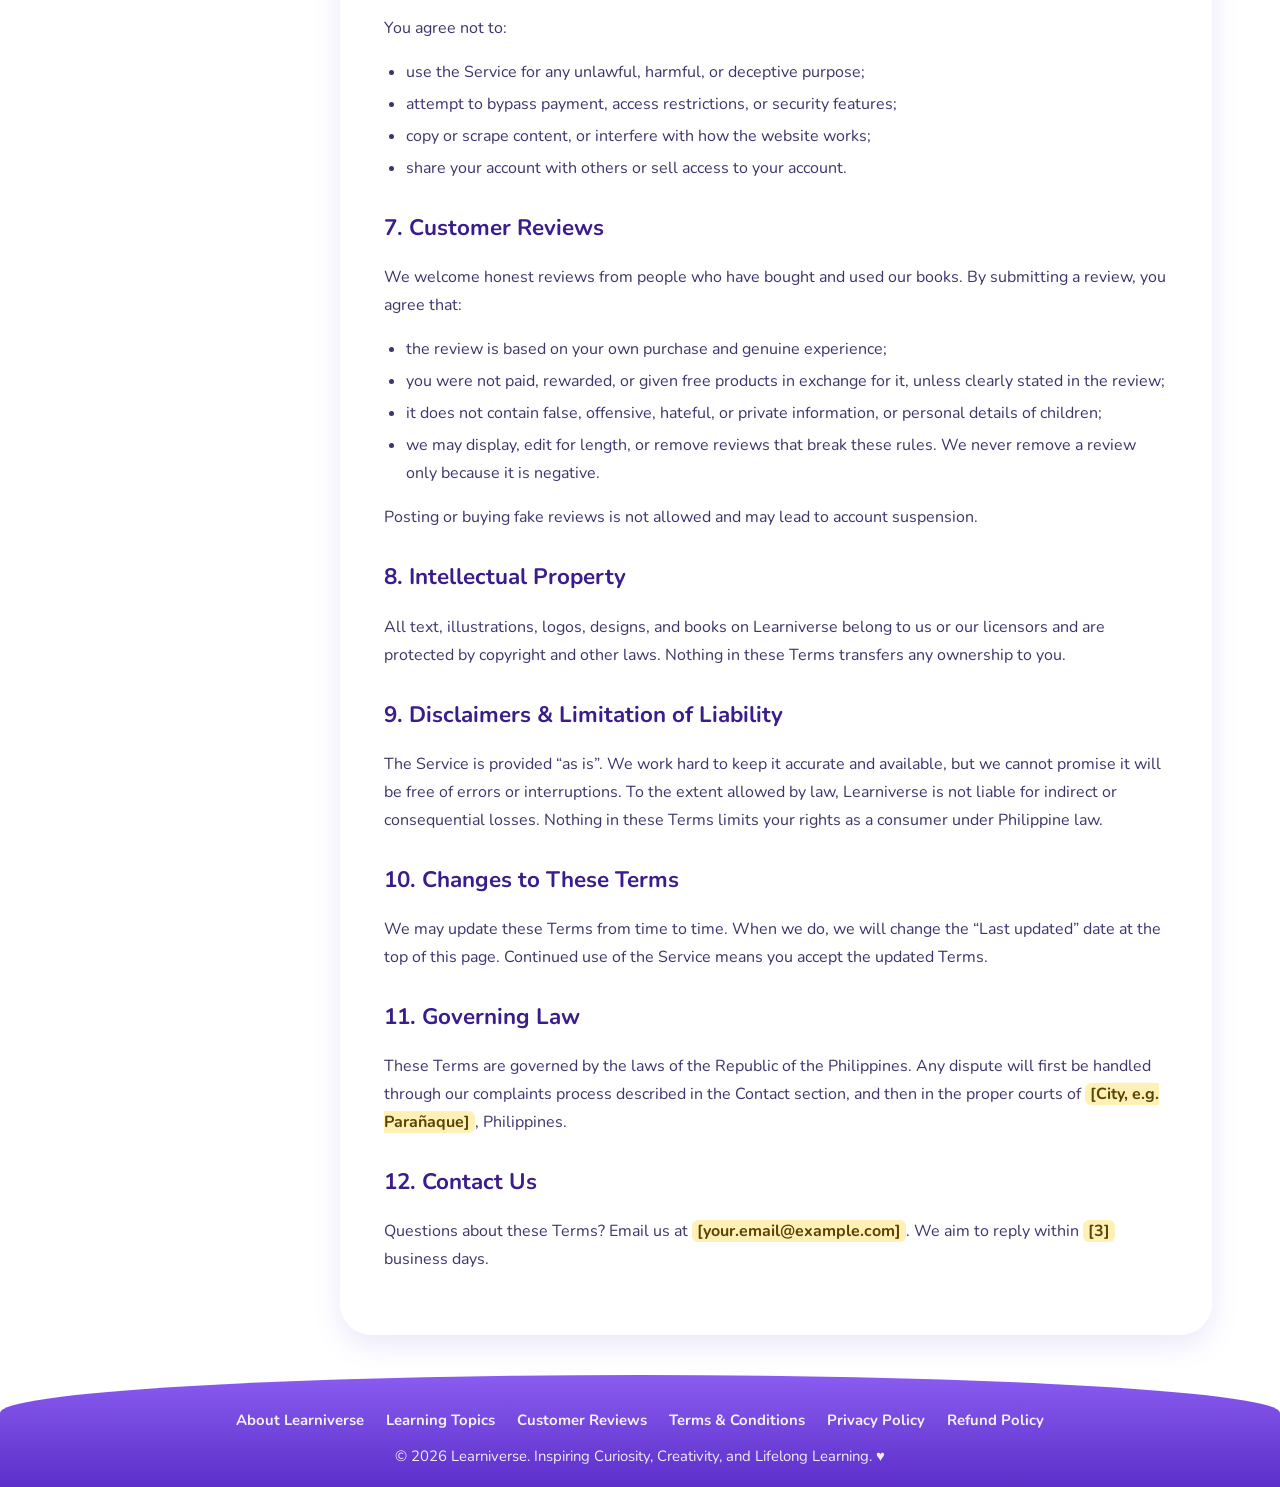
<file: terms.html>
<!DOCTYPE html>
<html lang="en">
<head>
  <meta charset="UTF-8">
  <meta name="viewport" content="width=device-width, initial-scale=1">
  <title>Terms & Conditions – Learniverse</title>
  <meta name="description" content="The rules for using Learniverse, buying our books, and sharing reviews.">
  <link rel="icon" type="image/png" href="LOOGO.png">
  <link rel="preconnect" href="https://fonts.googleapis.com">
  <link href="https://fonts.googleapis.com/css2?family=Nunito:wght@500;700;800&display=swap" rel="stylesheet">
  <link rel="stylesheet" href="pages.css">
</head>
<body>

  <header class="topbar">
    <div class="nav-pill">
      <a href="index.html" class="brand">
        <img src="LOOGO.png" alt="Learniverse logo"
             onerror="this.replaceWith(Object.assign(document.createElement('span'),{className:'fallback',textContent:'📖'}))">
        <strong>Learniverse</strong>
      </a>
      <nav class="links" aria-label="Main"><a href="index.html">Profile</a><a href="about-learniverse.html">About</a><a href="topics.html">Learn</a><a href="reviews.html">Reviews</a><a href="terms.html" class="active">Terms</a><a href="privacy.html">Privacy</a><a href="refund.html">Refund</a></nav>
    </div>
  </header>

  <main class="wrap">
    <a href="index.html" class="back-btn" onclick="if (history.length > 1) { history.back(); return false; }">← Back</a>
    <section class="hero">
      <p class="eyebrow">Legal</p>
      <h1>Terms &amp; Conditions</h1>
      <svg class="swoosh" viewBox="0 0 340 20" aria-hidden="true"><path d="M6 13 C 90 2, 220 4, 334 10" stroke="#ffc233" stroke-width="5" fill="none" stroke-linecap="round"/></svg>
      <p class="lead">The rules for using Learniverse, buying our books, and sharing reviews.</p>
      <p class="lead updated">Last updated: November 17, 2026</p>
    </section>

    <div class="legal">
      <aside class="toc"><h3>On this page</h3><ol><li><a href="#t1">Acceptance of Terms</a></li><li><a href="#t2">About Learniverse</a></li><li><a href="#t3">Accounts & Parents</a></li><li><a href="#t4">Purchases & Payments</a></li><li><a href="#t5">License to Use Books</a></li><li><a href="#t6">Acceptable Use</a></li><li><a href="#t7">Customer Reviews</a></li><li><a href="#t8">Intellectual Property</a></li><li><a href="#t9">Disclaimers & Liability</a></li><li><a href="#t10">Changes to Terms</a></li><li><a href="#t11">Governing Law</a></li><li><a href="#t12">Contact Us</a></li></ol></aside>
      <article class="doc">

        <div class="note">Please read these Terms &amp; Conditions carefully before using Learniverse. By using the website, you agree to them.</div>
        <section id="t1"><h2>1. Acceptance of Terms</h2>
          <p>These Terms &amp; Conditions (“Terms”) apply to your use of the Learniverse website and any digital or printed books and services we offer (the “Service”). The Service is operated by <mark class="fill">[Your Full Name / Business Name]</mark> (“Learniverse”, “we”, “us”). If you do not agree to these Terms, please do not use the Service.</p></section>
        <section id="t2"><h2>2. About Learniverse</h2>
          <p>Learniverse is an educational book platform for children. Books are grouped into ten learning areas: Language and Reading, Mathematics and Logic, Science and Discovery, Arts and Creativity, Life Skills and Values, Filipino, Araling Panlipunan, Technology and Computer Skills, Physical Education and Health, and TLE/EPP and Entrepreneurship. Books are for educational and entertainment purposes only.</p></section>
        <section id="t3"><h2>3. Accounts &amp; Parents or Guardians</h2>
          <ul>
            <li>Learniverse is intended to be purchased and managed by parents, guardians, teachers, or adults aged 18 and above.</li>
            <li>Children may use the books only with the permission and supervision of a parent or guardian.</li>
            <li>You must provide accurate information and keep your password secure. You are responsible for all activity under your account.</li>
          </ul></section>
        <section id="t4"><h2>4. Purchases &amp; Payments</h2>
          <ul>
            <li>Prices are shown in Philippine pesos (PHP) and may change at any time. The price you pay is the price shown at checkout.</li>
            <li>Payments are made through GCash or Maya and processed by those providers. We do not store your e-wallet login or account details.</li>
            <li>An order is confirmed when payment is successful and you receive a confirmation from us.</li>
            <li>Refunds are handled under our <a href="refund.html">Refund Policy</a>.</li>
          </ul></section>
        <section id="t5"><h2>5. License to Use Books</h2>
          <p>When you buy a book, we give you a personal, non-exclusive, non-transferable license to read it for non-commercial, family or classroom use. You may not copy, share, resell, upload, or distribute our books or any part of them without our written permission.</p></section>
        <section id="t6"><h2>6. Acceptable Use</h2>
          <p>You agree not to:</p>
          <ul>
            <li>use the Service for any unlawful, harmful, or deceptive purpose;</li>
            <li>attempt to bypass payment, access restrictions, or security features;</li>
            <li>copy or scrape content, or interfere with how the website works;</li>
            <li>share your account with others or sell access to your account.</li>
          </ul></section>
        <section id="t7"><h2>7. Customer Reviews</h2>
          <p>We welcome honest reviews from people who have bought and used our books. By submitting a review, you agree that:</p>
          <ul>
            <li>the review is based on your own purchase and genuine experience;</li>
            <li>you were not paid, rewarded, or given free products in exchange for it, unless clearly stated in the review;</li>
            <li>it does not contain false, offensive, hateful, or private information, or personal details of children;</li>
            <li>we may display, edit for length, or remove reviews that break these rules. We never remove a review only because it is negative.</li>
          </ul>
          <p>Posting or buying fake reviews is not allowed and may lead to account suspension.</p></section>
        <section id="t8"><h2>8. Intellectual Property</h2>
          <p>All text, illustrations, logos, designs, and books on Learniverse belong to us or our licensors and are protected by copyright and other laws. Nothing in these Terms transfers any ownership to you.</p></section>
        <section id="t9"><h2>9. Disclaimers &amp; Limitation of Liability</h2>
          <p>The Service is provided “as is”. We work hard to keep it accurate and available, but we cannot promise it will be free of errors or interruptions. To the extent allowed by law, Learniverse is not liable for indirect or consequential losses. Nothing in these Terms limits your rights as a consumer under Philippine law.</p></section>
        <section id="t10"><h2>10. Changes to These Terms</h2>
          <p>We may update these Terms from time to time. When we do, we will change the “Last updated” date at the top of this page. Continued use of the Service means you accept the updated Terms.</p></section>
        <section id="t11"><h2>11. Governing Law</h2>
          <p>These Terms are governed by the laws of the Republic of the Philippines. Any dispute will first be handled through our complaints process described in the Contact section, and then in the proper courts of <mark class="fill">[City, e.g. Parañaque]</mark>, Philippines.</p></section>
        <section id="t12"><h2>12. Contact Us</h2>
          <p>Questions about these Terms? Email us at <mark class="fill">[your.email@example.com]</mark>. We aim to reply within <mark class="fill">[3]</mark> business days.</p></section>

      </article>
    </div>
  </main>

  <footer class="site-footer">
    <div class="foot-links">
      <a href="about-learniverse.html">About Learniverse</a>
      <a href="topics.html">Learning Topics</a>
      <a href="reviews.html">Customer Reviews</a>
      <a href="terms.html">Terms &amp; Conditions</a>
      <a href="privacy.html">Privacy Policy</a>
      <a href="refund.html">Refund Policy</a>
    </div>
    <p>© 2026 Learniverse. Inspiring Curiosity, Creativity, and Lifelong Learning. ♥</p>
  </footer>

</body>
</html>
</file>
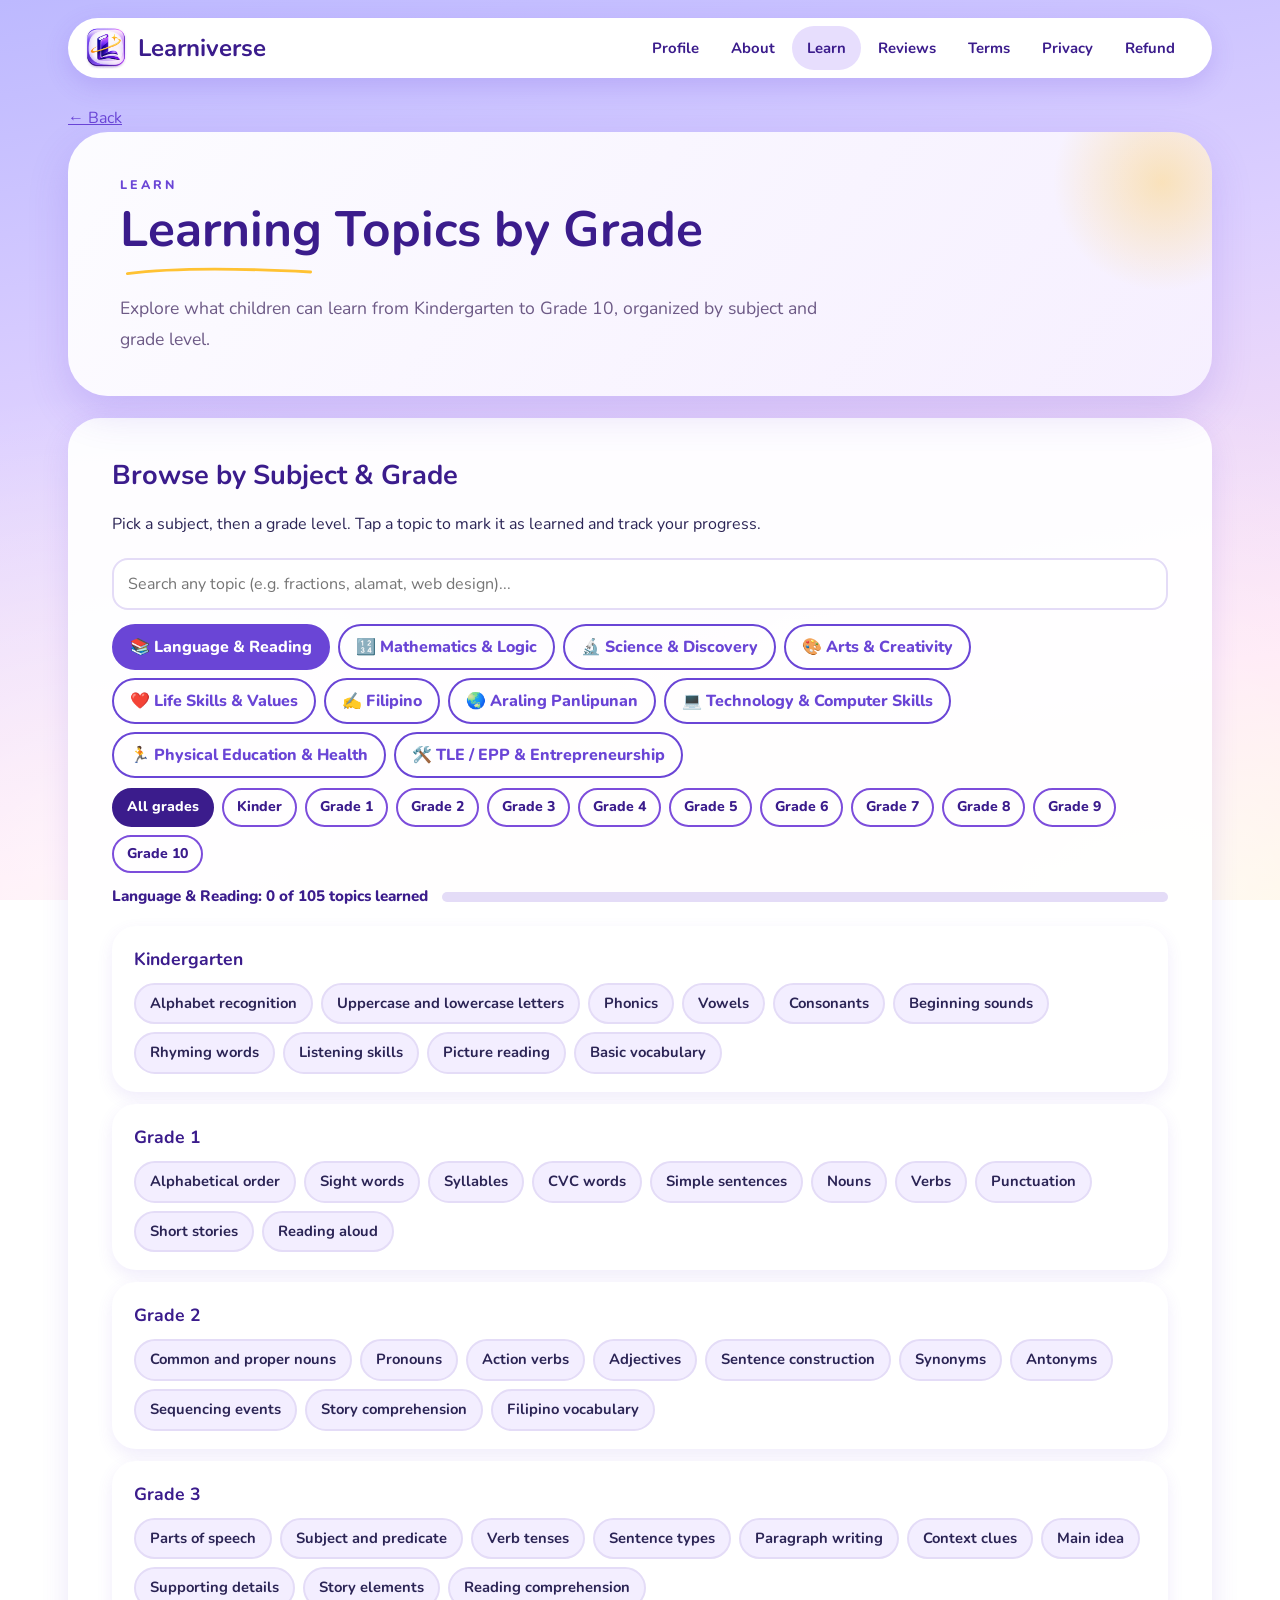
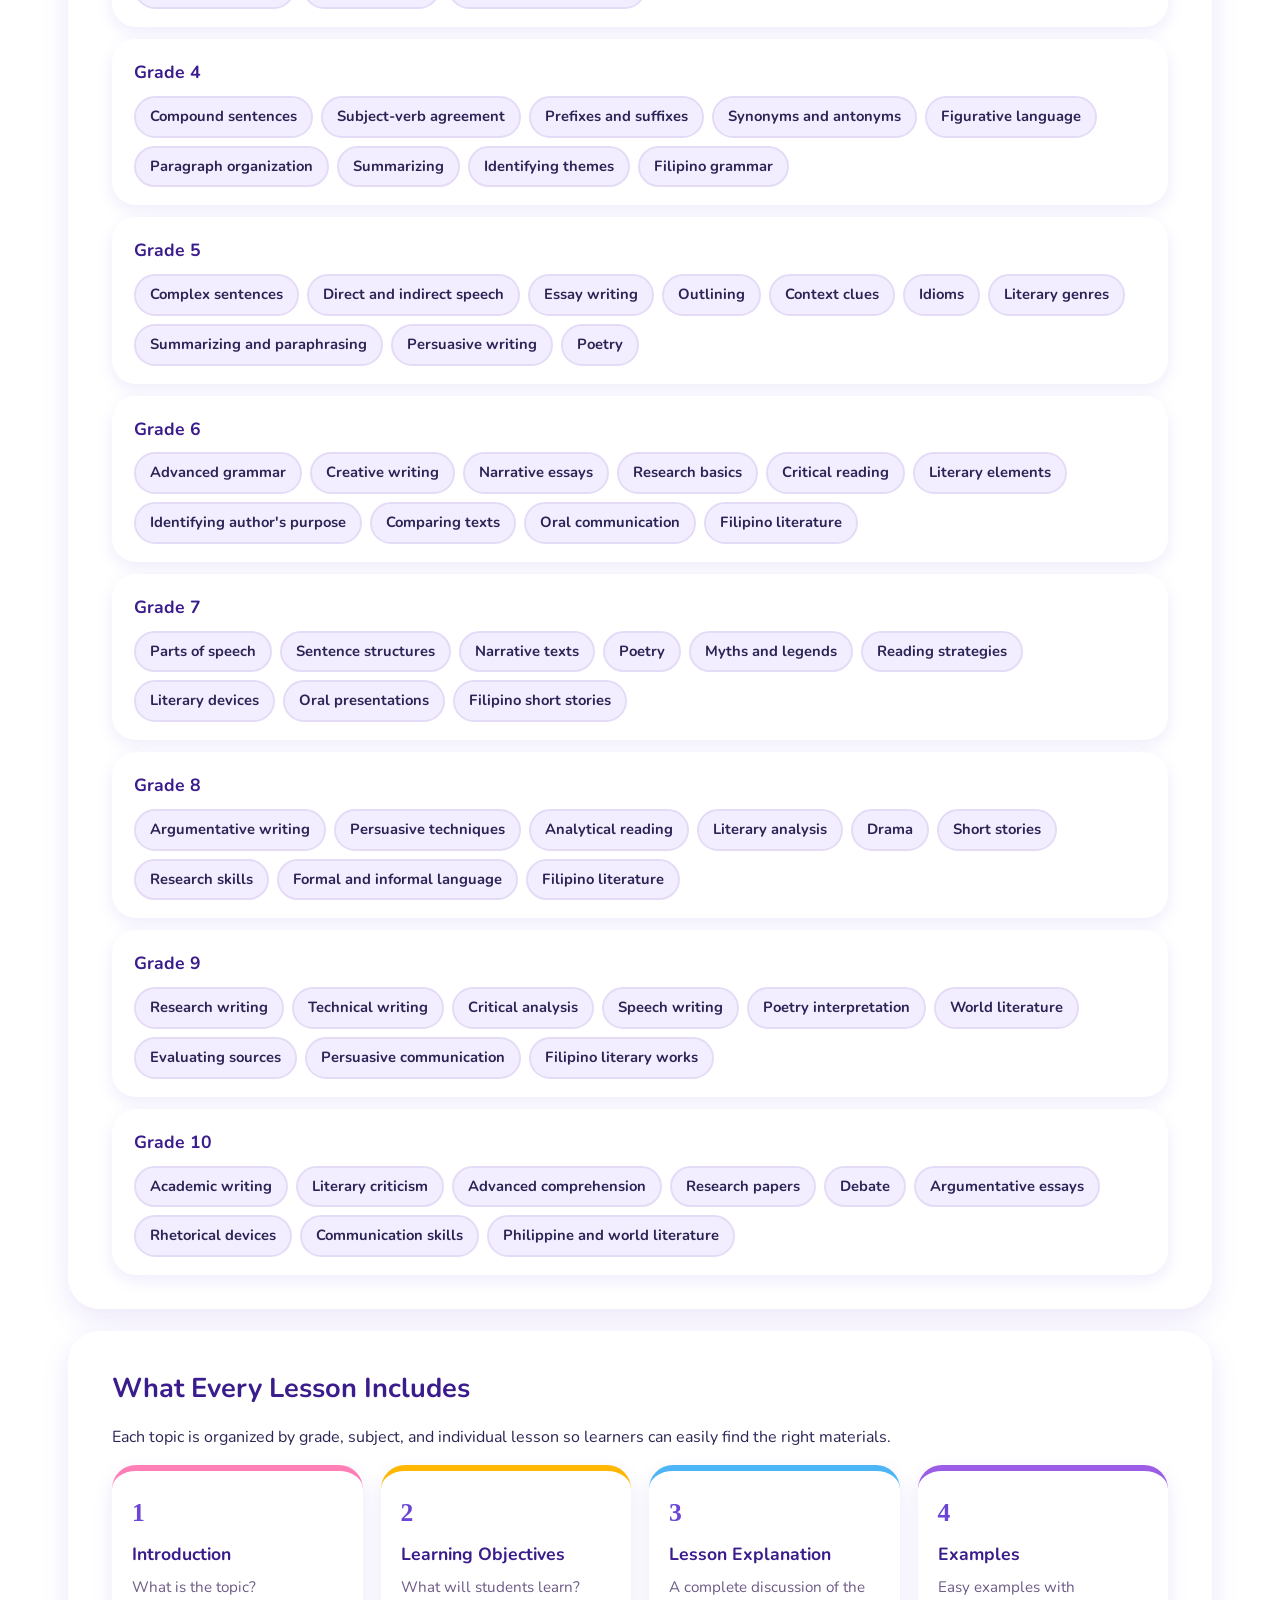
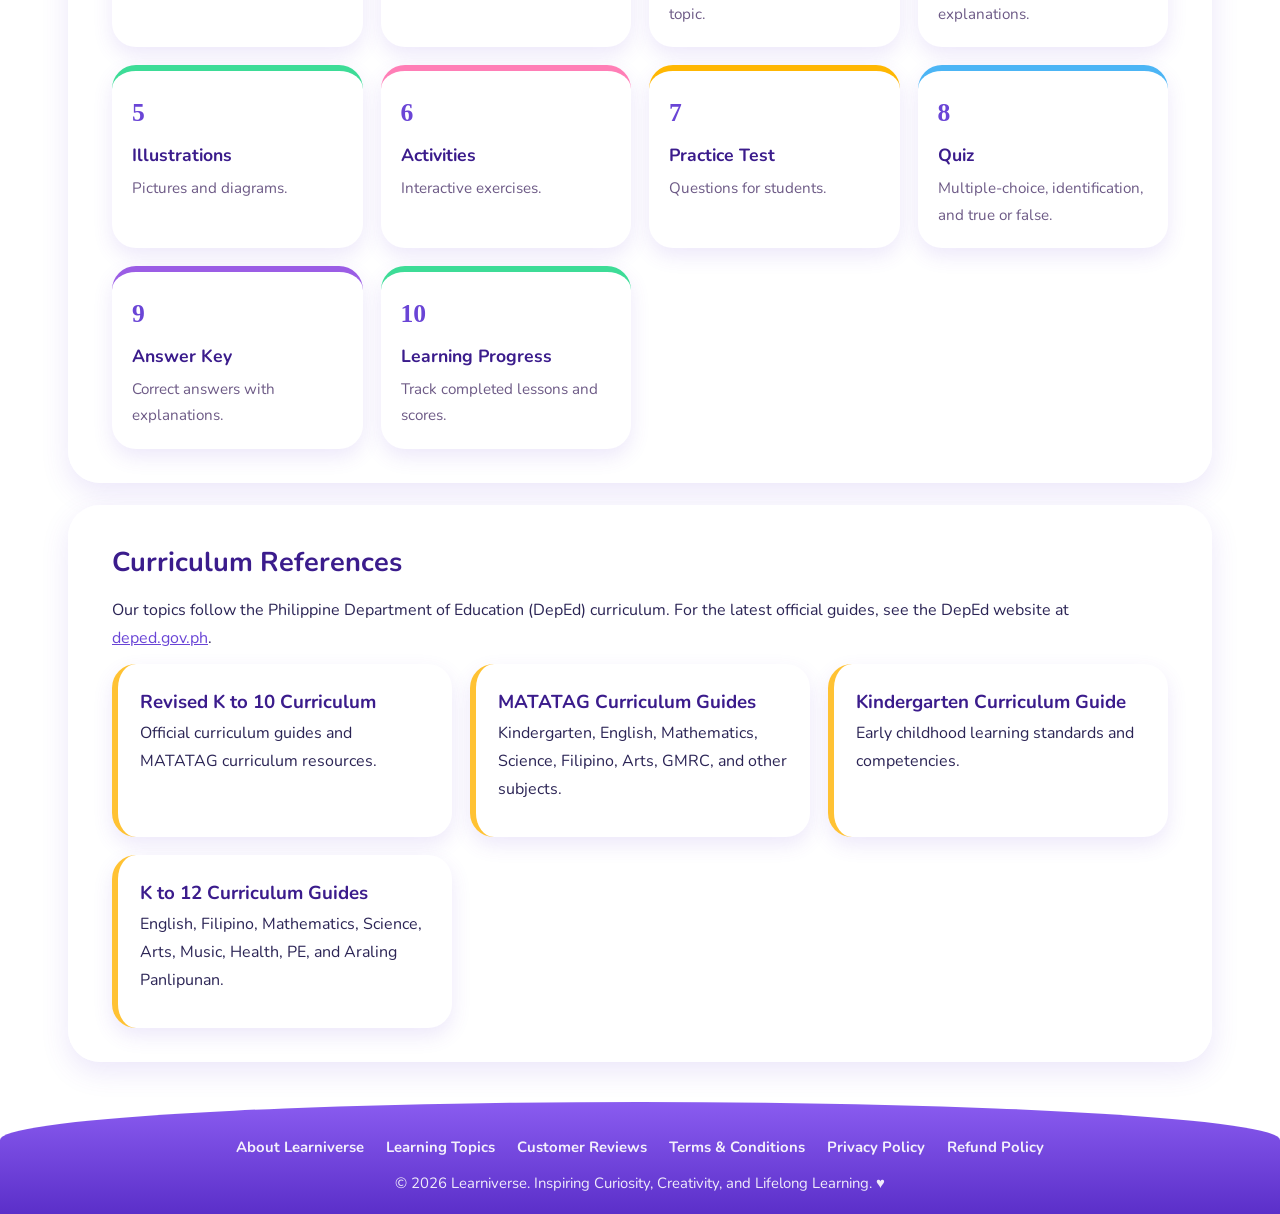
<file: topics.html>
<!DOCTYPE html>
<html lang="en">
<head>
  <meta charset="UTF-8">
  <meta name="viewport" content="width=device-width, initial-scale=1">
  <title>Learning Topics – Learniverse</title>
  <meta name="description" content="Explore what children can learn from Kindergarten to Grade 10, organized by subject and grade level.">
  <link rel="icon" type="image/png" href="LOOGO.png">
  <link rel="preconnect" href="https://fonts.googleapis.com">
  <link href="https://fonts.googleapis.com/css2?family=Nunito:wght@500;700;800&display=swap" rel="stylesheet">
  <link rel="stylesheet" href="pages.css">
</head>
<body>

  <header class="topbar">
    <div class="nav-pill">
      <a href="index.html" class="brand">
        <img src="LOOGO.png" alt="Learniverse logo"
             onerror="this.replaceWith(Object.assign(document.createElement('span'),{className:'fallback',textContent:'📖'}))">
        <strong>Learniverse</strong>
      </a>
      <nav class="links" aria-label="Main"><a href="index.html">Profile</a><a href="about-learniverse.html">About</a><a href="topics.html" class="active">Learn</a><a href="reviews.html">Reviews</a><a href="terms.html">Terms</a><a href="privacy.html">Privacy</a><a href="refund.html">Refund</a></nav>
    </div>
  </header>

  <main class="wrap">
    <a href="index.html" class="back-btn" onclick="if (history.length > 1) { history.back(); return false; }">← Back</a>
    <section class="hero">
      <p class="eyebrow">Learn</p>
      <h1>Learning Topics by Grade</h1>
      <svg class="swoosh" viewBox="0 0 340 20" aria-hidden="true"><path d="M6 13 C 90 2, 220 4, 334 10" stroke="#ffc233" stroke-width="5" fill="none" stroke-linecap="round"/></svg>
      <p class="lead">Explore what children can learn from Kindergarten to Grade 10, organized by subject and grade level.</p>
      
    </section>

    <section class="card">
      <h2>Browse by Subject &amp; Grade</h2>
      <p>Pick a subject, then a grade level. Tap a topic to mark it as learned and track your progress.</p>
      <input type="text" id="tsearch" placeholder="Search any topic (e.g. fractions, alamat, web design)..." aria-label="Search topics">
      <div class="pills" id="subjects" aria-label="Subjects"></div>
      <div class="pills small" id="grades" aria-label="Grade levels"></div>
      <div class="prog">
        <span id="progText"></span>
        <div class="track"><div class="fillbar" id="progBar"></div></div>
      </div>
      <div id="topics"></div>
    </section>

    <section class="card">
      <h2>What Every Lesson Includes</h2>
      <p>Each topic is organized by grade, subject, and individual lesson so learners can easily find the right materials.</p>
      <div class="grid lessons">
        <div class="tile" style="--c:#ff7eb6"><span class="ico">1</span><h3>Introduction</h3><p>What is the topic?</p></div>
        <div class="tile" style="--c:#ffb703"><span class="ico">2</span><h3>Learning Objectives</h3><p>What will students learn?</p></div>
        <div class="tile" style="--c:#4cb5f5"><span class="ico">3</span><h3>Lesson Explanation</h3><p>A complete discussion of the topic.</p></div>
        <div class="tile" style="--c:#9b5de5"><span class="ico">4</span><h3>Examples</h3><p>Easy examples with explanations.</p></div>
        <div class="tile" style="--c:#3ddc97"><span class="ico">5</span><h3>Illustrations</h3><p>Pictures and diagrams.</p></div>
        <div class="tile" style="--c:#ff7eb6"><span class="ico">6</span><h3>Activities</h3><p>Interactive exercises.</p></div>
        <div class="tile" style="--c:#ffb703"><span class="ico">7</span><h3>Practice Test</h3><p>Questions for students.</p></div>
        <div class="tile" style="--c:#4cb5f5"><span class="ico">8</span><h3>Quiz</h3><p>Multiple-choice, identification, and true or false.</p></div>
        <div class="tile" style="--c:#9b5de5"><span class="ico">9</span><h3>Answer Key</h3><p>Correct answers with explanations.</p></div>
        <div class="tile" style="--c:#3ddc97"><span class="ico">10</span><h3>Learning Progress</h3><p>Track completed lessons and scores.</p></div>
      </div>
    </section>

    <section class="card">
      <h2>Curriculum References</h2>
      <p>Our topics follow the Philippine Department of Education (DepEd) curriculum. For the latest official guides, see the DepEd website at <a href="https://www.deped.gov.ph" target="_blank" rel="noopener">deped.gov.ph</a>.</p>
      <div class="two">
        <div class="box"><h3>Revised K to 10 Curriculum</h3><p>Official curriculum guides and MATATAG curriculum resources.</p></div>
        <div class="box"><h3>MATATAG Curriculum Guides</h3><p>Kindergarten, English, Mathematics, Science, Filipino, Arts, GMRC, and other subjects.</p></div>
        <div class="box"><h3>Kindergarten Curriculum Guide</h3><p>Early childhood learning standards and competencies.</p></div>
        <div class="box"><h3>K to 12 Curriculum Guides</h3><p>English, Filipino, Mathematics, Science, Arts, Music, Health, PE, and Araling Panlipunan.</p></div>
      </div>
    </section>

  </main>

  <footer class="site-footer">
    <div class="foot-links">
      <a href="about-learniverse.html">About Learniverse</a>
      <a href="topics.html">Learning Topics</a>
      <a href="reviews.html">Customer Reviews</a>
      <a href="terms.html">Terms &amp; Conditions</a>
      <a href="privacy.html">Privacy Policy</a>
      <a href="refund.html">Refund Policy</a>
    </div>
    <p>© 2026 Learniverse. Inspiring Curiosity, Creativity, and Lifelong Learning. ♥</p>
  </footer>
  <script src="topics.js"></script>
</body>
</html>
</file>
<file: style.css>
:root {
  --deep: #3b1c8c;
  --purple: #6a45d6;
  --violet: #7c4ddb;
  --lav: #e7defd;
  --lav2: #f3eeff;
  --text: #2b2455;
  --muted: #6d5a86;
  --yellow: #ffc233;
  --pink: #ff5fa2;
}

* { box-sizing: border-box; }
html { scroll-behavior: smooth; }

body {
  margin: 0; min-height: 100vh;
  display: flex; flex-direction: column;
  font-family: "Nunito", "Trebuchet MS", "Segoe UI", Arial, sans-serif;
  color: var(--text); line-height: 1.6;
  background:
    radial-gradient(ellipse at 10% 100%, #ffffffaa 0, transparent 40%),
    radial-gradient(ellipse at 90% 100%, #ffffffaa 0, transparent 40%),
    linear-gradient(170deg, #bdb9ff 0%, #dccfff 38%, #ffe3f3 78%, #fff1d9 100%);
  background-attachment: fixed;
  overflow-x: hidden;
}
svg { fill: none; stroke: currentColor; stroke-width: 2; stroke-linecap: round; stroke-linejoin: round; }

/* ===== Top bar ===== */
.topbar { display: flex; align-items: center; gap: 18px; max-width: 1400px; width: 100%; margin: 18px auto 0; padding: 0 18px; }
.nav-pill {
  flex: 1; display: flex; align-items: center; justify-content: space-between; gap: 14px;
  background: #fff; border-radius: 999px; padding: 8px 26px 8px 18px;
  box-shadow: 0 8px 24px rgba(106, 69, 214, .18);
}
.brand { display: flex; align-items: center; gap: 12px; text-decoration: none; color: var(--deep); }
.brand img { height: 52px; width: auto; }
.logo-fallback { font-size: 2.2rem; }
.brand-text { display: flex; flex-direction: column; line-height: 1.1; }
.brand-text strong { font-size: 1.7rem; font-weight: 800; color: var(--deep); }
.brand-text small { font-size: .8rem; font-weight: 700; color: var(--purple); }
.brand-text i { font-style: normal; margin: 0 3px; color: var(--muted); }


/* ===== Main Navigation ===== */
.tabs {
  display: flex;
  align-items: center;
  gap: 4px;
}

.tabs a {
  display: flex;
  align-items: center;
  justify-content: center;
  text-decoration: none;
  font: inherit;
  font-weight: 800;
  font-size: .98rem;
  color: var(--deep);
  padding: 12px 18px;
  border-radius: 999px;
  transition: background .2s, transform .15s;
  white-space: nowrap;
}

.tabs a:hover {
  background: var(--lav2);
  transform: translateY(-1px);
}

.tabs a.active {
  background: var(--lav);
  color: var(--purple);
}


.avatar-btn {
  flex: 0 0 auto; width: 66px; height: 66px; border-radius: 50%; cursor: pointer;
  border: 6px solid #cdc2ff; background: var(--purple); color: #fff;
  display: flex; align-items: center; justify-content: center;
  box-shadow: 0 8px 20px rgba(106, 69, 214, .3);
}
.avatar-btn svg { width: 28px; height: 28px; fill: #fff; }

/* ===== Stage + cards ===== */
.stage { position: relative; flex: 1; max-width: 1400px; width: 100%; margin: 26px auto 0; padding: 0 56px; }

.panel {
  display: none; position: relative; z-index: 2;
  min-height: 540px;
  background: linear-gradient(135deg, #ffffffee, #f7f1ffee);
  border-radius: 46px; padding: 44px 64px 74px;
  box-shadow: 0 18px 44px rgba(106, 69, 214, .2);
}
.panel.active { display: block; animation: slideIn .5s ease; }
.panel.back.active { animation: slideBack .5s ease; }
@keyframes slideIn   { from { opacity: 0; transform: translateX(46px); }  to { opacity: 1; transform: none; } }
@keyframes slideBack { from { opacity: 0; transform: translateX(-46px); } to { opacity: 1; transform: none; } }

h1, h2, h3 { color: var(--deep); margin: 0; }
h2 { font-size: 2.3rem; font-weight: 800; }
.swoosh { display: block; width: 300px; max-width: 80%; height: 18px; stroke: none; margin: -4px 0 14px 8px; }
.swoosh.sm { width: 170px; margin-bottom: 18px; }
.intro { color: var(--muted); font-size: 1.08rem; margin: 0 0 22px; max-width: 640px; }

/* ===== Home ===== */
.panel.home { padding-left: 175px; padding-right: 28px; }
.home-grid { display: grid; grid-template-columns: minmax(0, 1fr) 530px; gap: 10px; align-items: center; }
.hello {
  display: inline-block; margin: 0 0 6px; padding: 8px 22px; border-radius: 999px;
  background: linear-gradient(90deg, #e4d9ff, #f3ecff);
  font-size: 1.5rem; font-weight: 800; color: var(--deep);
  box-shadow: 0 6px 14px rgba(106, 69, 214, .15);
}
.wave { display: inline-block; transform-origin: 70% 70%; animation: wave 2.4s ease-in-out infinite; }
@keyframes wave { 0%,60%,100% { transform: rotate(0); } 10%,30% { transform: rotate(16deg); } 20%,40% { transform: rotate(-10deg); } 50% { transform: rotate(8deg); } }

/* UNIQUE NAME DESIGN */
.home-text h1 {
  display: inline-block;
  position: relative;
  white-space: normal;
  font-size: clamp(2.2rem, 3.5vw, 3.5rem);
  font-weight: 900;
  line-height: 1.15;
  letter-spacing: -1.5px;
  margin: 10px 0 20px;

  background: linear-gradient(
    110deg,
    #35147e,
    #7143db,
    #a35bea
  );

  -webkit-background-clip: text;
  background-clip: text;
  color: transparent;

  filter: drop-shadow(2px 3px 2px #6a45d620);
}

.home-text h1::after {
  content: "";
  position: absolute;
  bottom: -12px;
  left: 0;
  width: 75%;
  height: 6px;
  border-radius: 20px;
  background: linear-gradient(
    90deg,
    #ffc233,
    #ff8bba,
    transparent
  );
}
.pill-row { display: flex; align-items: center; flex-wrap: wrap; gap: 14px; margin: 6px 0 18px; }
.founder {
  display: inline-flex; align-items: center; gap: 10px; margin: 0;
  background: linear-gradient(90deg, #5b34c9, #8b5cf0); color: #fff;
  padding: 10px 22px; border-radius: 999px; font-weight: 800; font-size: 1.05rem;
  box-shadow: 0 8px 18px rgba(106, 69, 214, .35);
}
.founder svg { width: 22px; height: 22px; fill: #fff; stroke: #fff; }
.place { margin: 0; font-weight: 700; color: var(--purple); }

/* UNIQUE LEARNIVERSE DESCRIPTION CARD */
.about {
  position: relative;
  font-size: 1.08rem;
  line-height: 1.9;
  color: #40336d;

  max-width: 580px;
  margin: 18px 0 18px;
  padding: 22px 25px 22px 30px;

  background: linear-gradient(
    135deg,
    #ffffffed,
    #f1eaffed
  );

  border-left: 6px solid #8054e8;
  border-radius: 8px 24px 24px 8px;

  box-shadow:
    0 8px 25px rgba(106, 69, 214, .12),
    inset 0 0 15px rgba(255, 255, 255, .8);

  transition: transform .3s ease, box-shadow .3s ease;
}

.about:hover {
  transform: translateY(-4px);
  box-shadow: 0 14px 30px rgba(106, 69, 214, .2);
}
.script {
  display: flex; align-items: center; gap: 10px; margin: 0; padding-top: 14px;
  border-top: 2px solid #e4dcf7; max-width: 560px;
  font-family: "Dancing Script", "Brush Script MT", "Segoe Script", cursive;
  font-size: 1.7rem; color: var(--purple); white-space: nowrap;
}
.script svg { width: 34px; height: 34px; flex: 0 0 auto; }

/* photo area */
.photo-stage { position: relative; display: flex; align-items: center; justify-content: center; min-height: 380px; }
.ring-outer {
  flex: 0 0 auto; aspect-ratio: 1; width: 310px; height: 310px; border-radius: 50%; padding: 14px;
  background: #fff; border: 4px solid #d7c7ff; box-shadow: 0 0 0 10px #efe7ff, 0 16px 36px rgba(106, 69, 214, .3);
  animation: floaty 5s ease-in-out infinite;
}
.ring-inner { width: 100%; height: 100%; border-radius: 50%; padding: 7px; background: conic-gradient(#8b5cf0, #c7a6ff, #6a45d6, #b58cff, #8b5cf0); animation: spin 10s linear infinite; }
.photo { display: block; width: 100%; height: 100%; object-fit: cover; border-radius: 50%; border: 5px solid #fff; animation: spinRev 10s linear infinite; }
.photo.fallback { display: flex; align-items: center; justify-content: center; font-size: 6rem; background: linear-gradient(135deg, #e7defd, #ffe3f3); }
@keyframes spin    { to { transform: rotate(360deg); } }
@keyframes spinRev { to { transform: rotate(-360deg); } }
@keyframes floaty  { 0%,100% { transform: translateY(0); } 50% { transform: translateY(-10px); } }

.cap { position: absolute; width: 150px; top: -30px; left: 2%; z-index: 4; stroke: none; fill: none; transform: rotate(-8deg); animation: floaty 4.5s ease-in-out infinite; }
.plane { position: absolute; width: 110px; top: -14px; right: 0; z-index: 4; animation: fly 5s ease-in-out infinite; }
@keyframes fly { 0%,100% { transform: translate(0,0) rotate(-4deg); } 50% { transform: translate(10px,-12px) rotate(4deg); } }

.star { position: absolute; width: 30px; height: 30px; fill: var(--yellow); stroke: none; animation: twinkle 3s ease-in-out infinite; z-index: 3; }
.s1 { top: 4%; left: 0; } .s2 { top: 22%; right: 20%; width: 22px; height: 22px; animation-delay: -1s; }
.s3 { bottom: 8%; left: 6%; width: 36px; height: 36px; animation-delay: -2s; } .s4 { bottom: 4%; right: 32%; width: 20px; height: 20px; animation-delay: -.5s; }
@keyframes twinkle { 0%,100% { transform: scale(.7) rotate(0); opacity: .5; } 50% { transform: scale(1.2) rotate(45deg); opacity: 1; } }

.chips { display: flex; flex-direction: column; gap: 14px; z-index: 5; margin-left: 22px; }
.chip {
  white-space: nowrap; display: flex; align-items: center; gap: 12px; background: #fff; color: var(--deep);
  padding: 11px 20px; border-radius: 999px; font-weight: 800; font-size: .98rem;
  box-shadow: 0 8px 18px rgba(106, 69, 214, .22); animation: bob 4.5s ease-in-out infinite;
}
.chip:nth-child(2) { animation-delay: -1.5s; } .chip:nth-child(3) { animation-delay: -3s; }
.chip svg { width: 26px; height: 26px; color: var(--purple); fill: #d8c9ff; }
@keyframes bob { 0%,100% { transform: translateX(0); } 50% { transform: translateX(-8px); } }

/* ===== Other pages ===== */
.cards { display: grid; gap: 18px; }
.cards.five { grid-template-columns: repeat(auto-fit, minmax(190px, 1fr)); }
.cards.four { grid-template-columns: repeat(auto-fit, minmax(220px, 1fr)); }
.cards article {
  background: #fff; border-radius: 26px; padding: 22px 20px; border-top: 6px solid var(--c, var(--purple));
  box-shadow: 0 10px 22px rgba(106, 69, 214, .13); transition: transform .2s, box-shadow .2s;
}
.cards article:hover { transform: translateY(-6px); box-shadow: 0 16px 28px rgba(106, 69, 214, .22); }
.ico { display: block; font-size: 2.2rem; margin-bottom: 6px; }
.cards h3, .box h3 { font-size: 1.15rem; margin-bottom: 4px; }
.cards p, .box p { margin: 0; color: var(--muted); font-size: .96rem; }

.timeline { display: grid; gap: 16px; max-width: 680px; }
.tl { display: flex; gap: 16px; align-items: center; background: #fff; border-radius: 24px; padding: 16px 20px; box-shadow: 0 8px 18px rgba(106, 69, 214, .12); }
.tl-dot { flex: 0 0 auto; width: 42px; height: 42px; border-radius: 50%; background: linear-gradient(135deg, #7c4ddb, #ff5fa2); color: #fff; font-weight: 800; display: flex; align-items: center; justify-content: center; }
.tl h3 { font-size: 1.1rem; } .tl p { margin: 0; color: var(--muted); }

.two-col { display: grid; grid-template-columns: repeat(auto-fit, minmax(280px, 1fr)); gap: 20px; }
.box { background: #fff; border-radius: 28px; padding: 26px; box-shadow: 0 10px 22px rgba(106, 69, 214, .13); border-left: 6px solid var(--yellow); }

.panel.contact { text-align: center; }
.panel.contact .swoosh { margin-left: auto; margin-right: auto; }
.panel.contact .intro { margin-left: auto; margin-right: auto; }

/* ===== Buttons ===== */
.btn {
  display: inline-flex; align-items: center; justify-content: center; gap: 10px; cursor: pointer;
  border: 0; font: inherit; font-weight: 800; font-size: 1.15rem; text-decoration: none;
  padding: 14px 36px; border-radius: 999px; transition: transform .15s, box-shadow .2s;
}
.btn svg { width: 22px; height: 22px; }
.btn:hover { transform: translateY(-2px); }
.btn.primary { background: linear-gradient(90deg, #6a3fd6, #8d5cf5); color: #fff; box-shadow: 0 10px 22px rgba(106, 69, 214, .4); }
.btn.soft { background: var(--lav); color: var(--deep); }
.btn:disabled { opacity: .45; cursor: default; transform: none; }
.panel.contact .btn { margin: 6px; }

/* ===== Controls ===== */
.controls {
  position: sticky; bottom: 14px; z-index: 6;
  display: flex; align-items: center; justify-content: space-between; gap: 16px;
  max-width: 1260px; width: calc(100% - 36px); margin: -46px auto 0;
  background: #fff; border-radius: 40px; padding: 16px 38px;
  box-shadow: 0 14px 34px rgba(106, 69, 214, .28);
}
.mid { display: flex; flex-direction: column; align-items: center; gap: 4px; }
.dots { display: flex; align-items: center; }
.dots button {
  position: relative; width: 14px; height: 14px; padding: 0; border: 0; border-radius: 50%;
  background: #cfc8e4; cursor: pointer; margin-right: 46px; transition: transform .2s, background .3s;
}
.dots button:last-child { margin-right: 0; }
.dots button:not(:last-child)::after { content: ""; position: absolute; left: 100%; top: 50%; width: 46px; height: 3px; margin-top: -1.5px; background: #ddd7ee; }
.dots button.done { background: var(--violet); }
.dots button.done::after { background: var(--violet); }
.dots button.current { background: var(--purple); transform: scale(1.5); }
.counter { font-weight: 800; color: var(--deep); font-size: 1.05rem; }

/* ===== Footer ===== */
.site-footer {
  position: relative; margin-top: 30px; padding: 30px 16px 16px; text-align: center; color: #fff; font-size: .95rem;
  background: linear-gradient(180deg, #8a5cf0, #5b2fc9);
  border-radius: 50% 50% 0 0 / 38px 38px 0 0;
}
.site-footer p { margin: 0; }
.foot-book { position: absolute; top: -18px; left: 50%; transform: translateX(-50%); font-size: 1.8rem; background: #fff; border-radius: 50%; width: 46px; height: 46px; display: flex; align-items: center; justify-content: center; box-shadow: 0 6px 14px rgba(0,0,0,.2); }


/* ===== Decorations ===== */
.castle {
    position: absolute;
    left: 6px;
    top: 38px;
    width: 120px;
    z-index: 1;
    opacity: .5;
}

/* Boy and Girl inside the white panel */
.kid {
    position: absolute;
    z-index: 4;
    bottom: 70px;
    height: auto;
    object-fit: contain;
    pointer-events: none;
    transition: opacity .3s;
}

/* Boy - Left Side */
.boy {
    left: 60px;
    width: 190px;
}

/* Girl - Right Side */
.girl {
    right: 60px;
    width: 200px;
}

/* Hide characters on other pages */
.stage:has(.panel.home:not(.active)) .castle,
.stage:has(.panel.home:not(.active)) .kid {
    opacity: 0;
}

/* Keep characters visible on smaller screens */
@media (max-width: 1080px) {
    .kid {
        display: block;
    }

    .boy {
        width: 125px;
        left: -5px;
    }

    .girl {
        width: 145px;
        right: -5px;
    }
}


/* ===== Small screens ===== */
@media (max-width: 1080px) {
  .home-text h1, .script { white-space: normal; }
  .panel.home { padding-left: 32px; padding-right: 32px; }
  .home-grid { grid-template-columns: 1fr; text-align: center; }
  .tabs a {
  padding: 9px 10px;
  font-size: .85rem;
}
  .stage { padding: 0 20px; }
  .panel { padding: 36px 32px 70px; }
  .kid {
    display: block;
    bottom: 70px;
}

.boy {
    width: 110px;
    left: 10px;
}

.girl {
    width: 120px;
    right: 10px;
}

.castle {
    display: none;
}
}
@media (max-width: 820px) {
  .home-grid { grid-template-columns: 1fr; text-align: center; }
  .pill-row, .script { justify-content: center; }
  .about, .script { margin-left: auto; margin-right: auto; }
  .swoosh { margin-left: auto; margin-right: auto; }
  .chips { margin-left: 0; flex-direction: row; flex-wrap: wrap; justify-content: center; margin-top: 18px; }
  .photo-stage { flex-direction: column; min-height: 0; }
  .ring-outer { width: 260px; height: 260px; }
  .cap { width: 110px; left: 12%; } .plane { width: 80px; right: 4%; }
  .brand-text small { display: none; }
}
@media (max-width: 560px) {
  .topbar { gap: 8px; padding: 0 10px; }
  .avatar-btn { display: none; }
  .nav-pill { padding: 6px 12px; }
  .brand-text strong { font-size: 1.25rem; }
  .brand img { height: 38px; }
  .panel { padding: 28px 18px 66px; border-radius: 32px; }
  .controls { padding: 12px 14px; }
  .btn { padding: 12px 20px; font-size: 1rem; }
  .dots button { margin-right: 18px; } .dots button:not(:last-child)::after { width: 18px; }
  .tabs {
  flex-wrap: wrap;
  justify-content: center;
}

.tabs a {
  font-size: .75rem;
  padding: 7px 9px;
}
}
@media (prefers-reduced-motion: reduce) { * { animation: none !important; } }

@media (max-width: 820px) {
  .home-text h1 {
    font-size: 2.3rem;
    text-align: center;
  }

  .home-text h1::after {
    left: 50%;
    transform: translateX(-50%);
  }

  .about {
    text-align: left;
    font-size: 1rem;
    padding: 18px 20px;
    line-height: 1.8;
  }
}
/* ===== Our Books: 10 subject cards (add to the end of style.css) ===== */
.subjects {
  display: grid;
  grid-template-columns: repeat(5, 1fr);
  gap: 16px;
}
.subject {
  position: relative; overflow: hidden;
  display: flex; flex-direction: column; align-items: flex-start;
  background: #fff; border-radius: 24px; padding: 20px 16px 16px;
  text-decoration: none; color: inherit;
  box-shadow: 0 10px 22px rgba(106, 69, 214, .13);
  transition: transform .2s, box-shadow .2s;
}
.subject::before {
  content: ""; position: absolute; left: 0; right: 0; top: 0; height: 6px; background: var(--c, #6a45d6);
}
.subject:hover { transform: translateY(-6px); box-shadow: 0 16px 28px rgba(106, 69, 214, .24); }
.subject .badge {
  width: 54px; height: 54px; border-radius: 18px; margin-bottom: 10px;
  display: flex; align-items: center; justify-content: center; font-size: 1.8rem;
  background: #f3eeff;
  background: color-mix(in srgb, var(--c, #6a45d6) 20%, #fff);
}
.subject h3 { font-size: 1.02rem; line-height: 1.25; margin-bottom: 4px; }
.subject p { margin: 0 0 12px; color: var(--muted); font-size: .88rem; line-height: 1.5; flex: 1; }
.subject .go { font-weight: 800; font-size: .88rem; color: var(--purple); }
.subject .go b { display: inline-block; transition: transform .2s; }
.subject:hover .go b { transform: translateX(5px); }

@media (max-width: 1080px) { .subjects { grid-template-columns: repeat(3, 1fr); } }
@media (max-width: 760px)  { .subjects { grid-template-columns: repeat(2, 1fr); } }
@media (max-width: 440px)  { .subjects { grid-template-columns: 1fr; } }
/* PROFILE PICTURE AND BUTTON POSITION */
.photo-stage {
    display: flex;
    flex-direction: column;
    align-items: center;
}

/* VISIT LEARNIVERSE BUTTON */
.visit-learniverse-btn {
    position: relative;
    display: flex;
    align-items: center;
    justify-content: center;
    gap: 12px;

    width: fit-content;
    margin: 22px auto 30px;
    padding: 14px 28px;

    border: 3px solid white;
    border-radius: 50px;

    color: white;
    text-decoration: none;
    font-family: 'Nunito', sans-serif;
    font-size: 16px;
    font-weight: 800;

    background: linear-gradient(
        120deg,
        #7041e8,
        #bd55dc,
        #f36caa,
        #ffad69,
        #7041e8
    );

    background-size: 300% 300%;
    box-shadow: 0 8px 22px rgba(112, 65, 232, 0.35);

    animation: visitColors 5s ease infinite;
    transition: transform 0.3s ease, box-shadow 0.3s ease;
}

@keyframes visitColors {
    0% { background-position: 0% 50%; }
    50% { background-position: 100% 50%; }
    100% { background-position: 0% 50%; }
}

.visit-learniverse-btn:hover {
    transform: scale(1.08);
    box-shadow: 0 12px 28px rgba(112, 65, 232, 0.45);
}

/* Keep the profile chips positioned independently */
.photo-stage .chips {
    align-self: flex-end;
}

@media (max-width: 600px) {
    .visit-learniverse-btn {
        font-size: 14px;
        padding: 12px 22px;
    }
}
.visit-learniverse-btn {
    position: absolute;
    top: 470px; /* Moves button down to the HERE area */
    left: 50%;
    transform: translateX(-50%);

    display: inline-flex;
    align-items: center;
    justify-content: center;
    gap: 12px;

    min-width: 220px;
    padding: 15px 30px;

    border: 3px solid white;
    border-radius: 50px;

    color: white;
    text-decoration: none;
    font-family: 'Nunito', sans-serif;
    font-size: 16px;
    font-weight: 800;

    background: linear-gradient(
        120deg,
        #7041e8,
        #bd55dc,
        #f36caa,
        #ffad69
    );

    background-size: 300% 300%;
    box-shadow: 0 8px 22px rgba(112, 65, 232, .35);
    animation: visitGradient 5s ease infinite;
    transition: .3s ease;
    z-index: 10;
}

.visit-learniverse-btn:hover {
    transform: translateX(-50%) scale(1.08);
}
</file>
<file: pages.css>
:root {
  --deep: #3b1c8c;
  --teal: #6a45d6;
  --teal2: #7c4ddb;
  --tint: #e7defd;
  --tint2: #f3eeff;
  --text: #2b2455;
  --muted: #6d5a86;
  --gold: #ffc233;
  --coral: #ff5fa2;
  --line: #e4dcf7;
}
* { box-sizing: border-box; }
html { scroll-behavior: smooth; scroll-padding-top: 24px; }
body {
  margin: 0; min-height: 100vh; display: flex; flex-direction: column;
  font-family: "Nunito", "Trebuchet MS", "Segoe UI", Arial, sans-serif;
  color: var(--text); line-height: 1.75;
  background:
    radial-gradient(ellipse at 10% 100%, #ffffffaa 0, transparent 40%),
    radial-gradient(ellipse at 90% 100%, #ffffffaa 0, transparent 40%),
    linear-gradient(170deg, #bdb9ff 0%, #dccfff 38%, #ffe3f3 78%, #fff1d9 100%);
  background-attachment: fixed;
}
h1, h2, h3 { color: var(--deep); margin: 0; }

a { color: var(--teal); }

/* top bar */
.topbar { max-width: 1180px; width: 100%; margin: 18px auto 0; padding: 0 18px; }
.nav-pill {
  display: flex; align-items: center; justify-content: space-between; gap: 14px;
  background: #fff; border-radius: 999px; padding: 8px 22px 8px 16px;
  box-shadow: 0 8px 24px rgba(106, 69, 214, .18);
}
.brand { display: flex; align-items: center; gap: 10px; text-decoration: none; color: var(--deep); flex: 0 0 auto; }
.brand img { height: 44px; }
.brand .fallback { font-size: 1.9rem; }
.brand strong { font-size: 1.5rem; }
.links { display: flex; gap: 2px; overflow-x: auto; scrollbar-width: none; }
.links::-webkit-scrollbar { display: none; }
.links a {
  white-space: nowrap; text-decoration: none; color: var(--deep); font-weight: 700; font-size: .93rem;
  padding: 9px 15px; border-radius: 999px; transition: background .2s;
}
.links a:hover { background: var(--tint2); }
.links a.active { background: var(--tint); }

/* page hero */
.wrap { flex: 1; max-width: 1180px; width: 100%; margin: 26px auto 0; padding: 0 18px; }
.hero {
  background: linear-gradient(135deg, #fffffff2, #f7f1ffee); border-radius: 40px;
  padding: 42px 52px; box-shadow: 0 16px 40px rgba(106, 69, 214, .18);
  position: relative; overflow: hidden;
}
.hero::after {
  content: ""; position: absolute; right: -60px; top: -60px; width: 220px; height: 220px; border-radius: 50%;
  background: radial-gradient(circle, #ffc23355, transparent 70%);
}
.eyebrow { margin: 0 0 6px; color: var(--teal); font-weight: 800; letter-spacing: 3px; text-transform: uppercase; font-size: .78rem; }
.hero h1 { font-size: clamp(2rem, 4.5vw, 3.1rem); line-height: 1.15; }
.swoosh { display: block; width: 190px; height: 18px; margin: 4px 0 12px 4px; }
.hero p.lead { max-width: 720px; color: var(--muted); font-size: 1.1rem; margin: 0; }
.updated { margin-top: 12px !important; font-size: .9rem !important; color: var(--teal) !important; font-weight: 700; }

/* generic cards / sections */
.card {
  background: #fffffff2; border-radius: 32px; padding: 34px 44px; margin-top: 22px;
  box-shadow: 0 10px 28px rgba(106, 69, 214, .13);
}
.card h2 { font-size: 1.7rem; margin-bottom: 10px; }
.card p { margin: 0 0 12px; }
.grid { display: grid; gap: 18px; grid-template-columns: repeat(auto-fit, minmax(210px, 1fr)); margin-top: 14px; }
.tile {
  background: #fff; border-radius: 24px; padding: 20px; border-top: 6px solid var(--c, var(--teal));
  box-shadow: 0 8px 20px rgba(106, 69, 214, .12); transition: transform .2s;
}
.tile:hover { transform: translateY(-5px); }
.tile .ico { font-size: 2rem; display: block; }
.tile h3 { font-size: 1.1rem; margin: 4px 0; }
.tile p { color: var(--muted); font-size: .95rem; margin: 0; }
.steps { counter-reset: s; display: grid; gap: 14px; margin-top: 12px; }
.step { display: flex; gap: 16px; align-items: flex-start; background: #fff; border-radius: 22px; padding: 16px 20px; box-shadow: 0 6px 16px rgba(106, 69, 214, .1); }
.step::before {
  counter-increment: s; content: counter(s); flex: 0 0 auto; width: 40px; height: 40px; border-radius: 50%;
  background: linear-gradient(135deg, var(--teal), var(--coral)); color: #fff; font-weight: 800;
  display: flex; align-items: center; justify-content: center;
}
.step h3 { font-size: 1.05rem; } .step p { margin: 0; color: var(--muted); }
.two { display: grid; gap: 18px; grid-template-columns: repeat(auto-fit, minmax(280px, 1fr)); }
.box { background: #fff; border-left: 6px solid var(--gold); border-radius: 24px; padding: 22px; box-shadow: 0 8px 20px rgba(106, 69, 214, .12); }

.btn {
  display: inline-block; border: 0; cursor: pointer; font: inherit; font-weight: 800; text-decoration: none;
  padding: 13px 30px; border-radius: 999px; transition: transform .15s;
}
.btn:hover { transform: translateY(-2px); }
.btn.primary { background: linear-gradient(90deg, #6a3fd6, #8d5cf5); color: #fff; box-shadow: 0 10px 22px rgba(106, 69, 214, .4); }
.btn.soft { background: var(--tint); color: var(--deep); }
.cta { text-align: center; }
.cta .btn { margin: 6px; }

/* legal pages */
.legal { display: grid; grid-template-columns: 250px 1fr; gap: 22px; margin-top: 22px; align-items: start; }
.toc {
  position: sticky; top: 18px; background: #fffffff2; border-radius: 28px; padding: 22px 22px 18px;
  box-shadow: 0 10px 28px rgba(106, 69, 214, .13);
}
.toc h3 { font-size: 1rem; margin-bottom: 8px; }
.toc ol { margin: 0; padding-left: 20px; font-size: .92rem; }
.toc a { text-decoration: none; color: var(--muted); font-weight: 700; }
.toc a:hover { color: var(--teal); }
.legal .doc { background: #fffffff2; border-radius: 32px; padding: 36px 44px; box-shadow: 0 10px 28px rgba(106, 69, 214, .13); }
.doc section { margin-bottom: 26px; }
.doc h2 { font-size: 1.4rem; margin-bottom: 6px; }
.doc p, .doc li { color: #40336d; }
.doc ul { padding-left: 22px; margin: 6px 0 12px; }
.doc li { margin-bottom: 4px; }
.fill { background: #fff0b8; color: #5b4300; padding: 0 5px; border-radius: 6px; font-weight: 700; }
.note { background: var(--tint2); border-left: 5px solid var(--teal); border-radius: 14px; padding: 12px 16px; margin: 10px 0 14px; }

/* reviews */
.rev-top { display: grid; grid-template-columns: 260px 1fr; gap: 28px; align-items: center; }
.avg { text-align: center; }
.avg .num { font-family: Georgia, serif; font-size: 3.6rem; font-weight: 700; color: var(--deep); line-height: 1; }
.stars { color: var(--gold); letter-spacing: 2px; font-size: 1.3rem; white-space: nowrap; }
.stars .off { color: #d9e4e2; }
.avg small { display: block; color: var(--muted); }
.bars .row { display: flex; align-items: center; gap: 10px; font-size: .9rem; margin: 3px 0; }
.bars .label { width: 46px; color: var(--muted); font-weight: 700; }
.bars .track { flex: 1; height: 10px; background: var(--line); border-radius: 999px; overflow: hidden; }
.bars .fillbar { height: 100%; background: linear-gradient(90deg, var(--gold), var(--coral)); border-radius: 999px; width: 0; transition: width .8s ease; }
.bars .count { width: 28px; text-align: right; color: var(--muted); }
.banner { background: #fff0b8; color: #5b4300; border-radius: 16px; padding: 10px 16px; font-weight: 700; font-size: .92rem; margin-top: 14px; }
.toolbar { display: flex; justify-content: space-between; align-items: center; gap: 12px; flex-wrap: wrap; margin-bottom: 8px; }
select, input[type=text], textarea {
  font: inherit; color: var(--text); background: #fff; border: 2px solid var(--line); border-radius: 16px; padding: 10px 14px; width: 100%;
}
.toolbar select { width: auto; }
select:focus, input:focus, textarea:focus { outline: none; border-color: var(--teal); }
.review { background: #fff; border-radius: 24px; padding: 20px 24px; margin-top: 14px; box-shadow: 0 6px 16px rgba(106, 69, 214, .1); }
.review header { display: flex; justify-content: space-between; align-items: center; gap: 10px; flex-wrap: wrap; }
.who { font-weight: 800; color: var(--deep); }
.tag { display: inline-block; font-size: .72rem; font-weight: 800; padding: 2px 10px; border-radius: 999px; margin-left: 6px; background: var(--tint); color: var(--deep); }
.tag.sample { background: #fff0b8; color: #5b4300; }
.meta { color: var(--muted); font-size: .88rem; }
.review p { margin: 8px 0 0; }
.empty { text-align: center; color: var(--muted); padding: 24px; }
form .field { margin-bottom: 14px; }
form label.t { display: block; font-weight: 800; margin-bottom: 4px; color: var(--deep); }
.form-grid { display: grid; gap: 14px; grid-template-columns: 1fr 1fr; }
.starpick { display: inline-flex; flex-direction: row-reverse; gap: 4px; }
.starpick input { position: absolute; opacity: 0; pointer-events: none; }
.starpick label { font-size: 2rem; color: #d9e4e2; cursor: pointer; line-height: 1; transition: color .15s, transform .15s; }
.starpick label:hover, .starpick label:hover ~ label, .starpick input:checked ~ label { color: var(--gold); }
.starpick label:hover { transform: scale(1.15); }
.starpick input:focus-visible + label { outline: 2px solid var(--teal); border-radius: 6px; }
.check { display: flex; gap: 10px; align-items: flex-start; font-size: .93rem; color: var(--muted); }
.check input { margin-top: 6px; accent-color: var(--teal); }
.msg { margin-top: 12px; font-weight: 700; }
.msg.err { color: #b3261e; } .msg.ok { color: #0b7a4a; }

/* footer */
.site-footer {
  position: relative; margin-top: 40px; padding: 32px 16px 18px; text-align: center; color: #fff; font-size: .93rem;
  background: linear-gradient(180deg, #8a5cf0, #5b2fc9); border-radius: 50% 50% 0 0 / 38px 38px 0 0;
}
.foot-links { display: flex; justify-content: center; flex-wrap: wrap; gap: 6px 22px; margin-bottom: 10px; }
.site-footer a { color: #fff; text-decoration: none; font-weight: 700; opacity: .92; }
.site-footer a:hover { text-decoration: underline; opacity: 1; }
.site-footer p { margin: 0; opacity: .9; }

@media (max-width: 860px) {
  .legal { grid-template-columns: 1fr; }
  .toc { position: static; }
  .rev-top { grid-template-columns: 1fr; }
  .form-grid { grid-template-columns: 1fr; }
  .hero, .card, .legal .doc { padding: 28px 22px; border-radius: 28px; }
}
@media (max-width: 560px) {
  .nav-pill { padding: 6px 10px; }
  .brand strong { font-size: 1.15rem; }
  .brand img { height: 34px; }
  .links a { padding: 8px 11px; font-size: .85rem; }
}

/* ===== Learn page ===== */
#tsearch { margin: 8px 0 14px; }
.pills { display: flex; flex-wrap: wrap; gap: 8px; margin-bottom: 10px; }
.pill {
  border: 2px solid var(--teal); background: transparent; color: var(--teal); font: inherit; font-weight: 800;
  padding: 7px 16px; border-radius: 999px; cursor: pointer; transition: background .2s, color .2s, transform .15s;
}
.pill:hover { transform: translateY(-2px); }
.pill.active { background: var(--teal); color: #fff; }
.pills.small .pill { padding: 5px 13px; font-size: .88rem; border-color: var(--teal2); color: var(--deep); }
.pills.small .pill.active { background: var(--deep); border-color: var(--deep); color: #fff; }
.prog { display: flex; align-items: center; gap: 14px; margin: 8px 0 16px; flex-wrap: wrap; }
.prog span { font-weight: 800; color: var(--deep); font-size: .95rem; }
.prog .track { flex: 1; min-width: 160px; height: 10px; background: var(--line); border-radius: 999px; overflow: hidden; }
.prog .fillbar { height: 100%; width: 0; background: linear-gradient(90deg, var(--gold), var(--coral)); border-radius: 999px; transition: width .5s ease; }
.gblock { background: #fff; border-radius: 24px; padding: 18px 22px; margin-top: 12px; box-shadow: 0 6px 16px rgba(106, 69, 214, .1); }
.gblock h3 { font-size: 1.1rem; margin-bottom: 8px; }
.gblock h3 small { color: var(--muted); font-weight: 700; font-size: .85rem; margin-left: 6px; }
.chips { display: flex; flex-wrap: wrap; gap: 8px; }
.topic {
  border: 2px solid var(--line); background: var(--tint2); color: var(--text); font: inherit; font-weight: 700; font-size: .92rem;
  padding: 6px 14px; border-radius: 999px; cursor: pointer; transition: transform .15s, background .2s, border-color .2s;
}
.topic:hover { transform: translateY(-2px); border-color: var(--teal2); }
.topic.done { background: linear-gradient(90deg, var(--teal), var(--teal2)); border-color: transparent; color: #fff; }
.topic.done::before { content: "✓ "; }
.none { color: var(--muted); text-align: center; padding: 18px; }
.grid.lessons .ico { font-family: Georgia, serif; font-weight: 700; color: var(--teal); font-size: 1.6rem; }
</file>
<file: store.css>
:root{--purple:#6a45d6;--lav:#b9a6f0;--lav2:#8f78db;--pink:#ff7eb6;--yellow:#ffc233;--navy:#2e2a7a;--bg:#f3eefe;--ink:#2b2560;--line:#ddd2f7}
*{box-sizing:border-box}
body{margin:0;font-family:Nunito,system-ui,sans-serif;background:linear-gradient(180deg,#efe7ff,#fbf8ff 60%);color:var(--ink);line-height:1.55;min-height:100vh}
h1,h2,h3{margin:0;line-height:1.2}
a{color:inherit}
:focus-visible{outline:3px solid var(--yellow);outline-offset:2px}
.topbar{display:flex;align-items:center;gap:12px;padding:14px 4vw;position:sticky;top:0;z-index:20;background:rgba(243,238,254,.92);backdrop-filter:blur(6px)}
.nav-pill{display:flex;align-items:center;gap:18px;background:#fff;border-radius:999px;padding:8px 18px;box-shadow:0 4px 16px rgba(106,69,214,.15);flex:1;max-width:620px}
.brand{display:flex;align-items:center;gap:10px;text-decoration:none}
.brand img{width:40px;height:40px;object-fit:contain}
.brand strong{display:block;font-size:1.15rem;color:var(--purple)}
.brand small{display:block;font-size:.72rem;color:var(--lav2);font-weight:700}
.tabs{display:flex;gap:6px;margin-left:auto}
.tabs a{text-decoration:none;font-weight:800;padding:8px 16px;border-radius:999px;color:var(--ink)}
.tabs a:hover{background:#efe7ff}
.tabs a.active{background:var(--purple);color:#fff}
.cart-btn{margin-left:auto;background:var(--yellow);color:var(--navy);border:0;border-radius:999px;padding:11px 20px;font:800 1rem Nunito,sans-serif;cursor:pointer;box-shadow:0 4px 12px rgba(255,194,51,.5)}
.cart-btn b{background:var(--purple);color:#fff;border-radius:999px;padding:1px 9px;margin-left:6px}
.hero{position:relative;max-width:1100px;margin:10px auto 0;padding:30px 5vw 20px;display:grid;grid-template-columns:1fr auto;gap:20px;align-items:center}
.hero h1{font-size:clamp(2rem,5vw,3.4rem);font-weight:800;color:var(--navy)}
.swoosh{width:230px;display:block;margin:4px 0 12px}
.hero p{max-width:50ch;font-size:1.1rem;margin:0 0 20px}
.script{font-family:'Dancing Script',cursive;font-size:1.6rem;color:var(--purple);margin:14px 0 0}
.kids{display:flex;align-items:flex-end;gap:6px}
.kids img{height:200px;width:auto;max-width:34vw;object-fit:contain}
.btn{display:inline-block;border:0;border-radius:999px;padding:12px 28px;font:800 1rem Nunito,sans-serif;text-decoration:none;cursor:pointer}
.btn.primary{background:var(--purple);color:#fff;box-shadow:0 6px 16px rgba(106,69,214,.35)}
.btn.primary:hover{background:var(--navy)}
.btn.soft{background:#fff;color:var(--purple);border:2px solid var(--line)}
main{max-width:1100px;margin:auto;padding:24px 5vw 60px}
main>h2{font-size:1.9rem;color:var(--navy)}
.filters{display:flex;flex-wrap:wrap;gap:8px;margin:16px 0 26px}
.filters button{border:2px solid var(--line);background:#fff;border-radius:999px;padding:7px 16px;font:800 .92rem Nunito,sans-serif;cursor:pointer;color:var(--ink)}
.filters button[aria-pressed=true]{background:var(--purple);border-color:var(--purple);color:#fff}
.grid{display:grid;grid-template-columns:repeat(auto-fill,minmax(210px,1fr));gap:22px}
.book{background:#fff;border-radius:22px;overflow:hidden;display:flex;flex-direction:column;box-shadow:0 8px 22px rgba(106,69,214,.12);border-top:6px solid var(--k)}
.cover{height:140px;display:grid;place-items:center;font-size:3.2rem;background:var(--t)}
.info{padding:14px 16px 16px;display:flex;flex-direction:column;gap:6px;flex:1}
.info h3{font-size:1.05rem;font-weight:800}
.info small{color:#6d6797;font-weight:700}
.info .row{margin-top:auto;display:flex;align-items:center;justify-content:space-between;padding-top:10px}
.price{font-weight:800;font-size:1.15rem;color:var(--purple)}
.add{background:var(--yellow);color:var(--navy);border:0;border-radius:999px;padding:8px 16px;font:800 .9rem Nunito,sans-serif;cursor:pointer}
.add:hover{background:#ffb300}
.add.done{background:#d9f7ea;color:#1c7a55;cursor:default}
.site-footer{background:var(--navy);color:#d9d0fa;text-align:center;padding:26px 5vw}
.site-footer a{margin:0 10px;text-decoration:none;font-weight:700}
.site-footer a:hover{text-decoration:underline}
.foot-book{font-size:1.6rem}
.drawer{position:fixed;inset:0 0 0 auto;width:min(400px,100%);background:#fff;box-shadow:-8px 0 30px rgba(46,42,122,.25);transform:translateX(105%);transition:transform .25s;z-index:40;display:flex;flex-direction:column}
.drawer.open{transform:none}
.dhead{display:flex;justify-content:space-between;align-items:center;padding:16px 20px;border-bottom:1px solid var(--line)}
.dhead button{background:none;border:0;font-size:1.6rem;cursor:pointer}
.items{flex:1;overflow:auto;padding:8px 20px}
.item{display:flex;gap:12px;align-items:center;padding:12px 0;border-bottom:1px solid var(--line)}
.item .mini{width:44px;height:44px;border-radius:12px;display:grid;place-items:center;font-size:1.4rem;background:var(--t)}
.item div{flex:1}.item small{display:block;color:#6d6797}
.item button{background:none;border:0;color:#c2336f;font-weight:800;cursor:pointer}
.empty{padding:30px 0;text-align:center;color:#6d6797}
.dfoot{padding:16px 20px;border-top:1px solid var(--line)}
.total{display:flex;justify-content:space-between;font-weight:800;font-size:1.15rem;margin-bottom:12px}
.dfoot .btn{width:100%}
.btn[disabled]{opacity:.5;cursor:not-allowed}
.scrim{position:fixed;inset:0;background:rgba(46,42,122,.45);z-index:30;display:none}
.scrim.show{display:block}
dialog{border:0;border-radius:22px;padding:0;width:min(460px,92vw)}
dialog::backdrop{background:rgba(46,42,122,.55)}
dialog form{padding:24px;display:grid;gap:12px}
dialog label{font-weight:800;display:grid;gap:4px}
dialog input,dialog select{padding:10px 12px;border:2px solid var(--line);border-radius:12px;font:500 1rem Nunito,sans-serif}
.note{font-size:.85rem;color:#6d6797;margin:0}
.ok{padding:30px 24px;text-align:center}
@media(max-width:700px){.hero{grid-template-columns:1fr}.kids img{height:130px}.tabs a{padding:6px 10px}.nav-pill{gap:8px;padding:6px 12px}.brand small{display:none}}
@media(prefers-reduced-motion:reduce){.drawer{transition:none}}

/* ---- store extras: trust strip, tools, quantity, toast ---- */
.trust{list-style:none;display:flex;flex-wrap:wrap;justify-content:center;gap:10px 28px;margin:6px auto 0;padding:0 5vw;font-weight:800;color:var(--purple)}
.tools{display:flex;flex-wrap:wrap;align-items:center;gap:12px;margin:-8px 0 22px}
.tools input,.tools select{padding:10px 14px;border:2px solid var(--line);border-radius:999px;font:700 .95rem Nunito,sans-serif;background:#fff;color:var(--ink)}
.tools input{flex:1;min-width:180px;max-width:320px}
.tools input:focus,.tools select:focus{outline:none;border-color:var(--purple)}
.shown{margin-left:auto;color:#6d6797;font-weight:700}
.none{grid-column:1/-1;text-align:center;color:#6d6797;padding:30px}
.qty{display:inline-flex;align-items:center;background:#efe7ff;border-radius:999px;padding:2px}
.qty button{width:34px;height:34px;border:0;border-radius:50%;background:#fff;color:var(--purple);font:800 1.2rem Nunito,sans-serif;cursor:pointer;box-shadow:0 2px 6px rgba(106,69,214,.2)}
.qty button:hover{background:var(--purple);color:#fff}
.qty span{min-width:30px;text-align:center;font-weight:800;color:var(--navy)}
.qty.sm{margin-top:6px}.qty.sm button{width:28px;height:28px;font-size:1rem}
.item .rm{font-size:.85rem}
.toast{position:fixed;left:50%;bottom:24px;transform:translate(-50%,30px);background:var(--navy);color:#fff;padding:10px 20px;border-radius:999px;font-weight:800;opacity:0;pointer-events:none;z-index:70;transition:opacity .25s,transform .25s;max-width:90vw;text-align:center}
.toast.show{opacity:1;transform:translate(-50%,0)}
.btn[disabled]{cursor:not-allowed}

/* ---- animation ---- */
@keyframes rise{from{opacity:0;transform:translateY(16px)}to{opacity:1;transform:none}}
@keyframes draw{to{stroke-dashoffset:0}}
@keyframes bob{50%{transform:translateY(-9px)}}
@keyframes pop{40%{transform:scale(1.5)}100%{transform:scale(1)}}
@keyframes pulse{50%{box-shadow:0 0 0 10px rgba(106,69,214,0)}0%{box-shadow:0 0 0 0 rgba(106,69,214,.45)}}
.hero-text>*{animation:rise .6s both}
.hero-text h1{animation-delay:.05s}.hero-text .swoosh{animation-delay:.2s}
.hero-text>p{animation-delay:.3s}.hero-text .btn{animation-delay:.4s}.hero-text .script{animation-delay:.5s}
.swoosh path{stroke-dasharray:360;stroke-dashoffset:360;animation:draw .9s .35s ease forwards}
.kids img{animation:bob 4.5s ease-in-out infinite}
.kids img+img{animation-delay:-2.2s}
.trust li{animation:rise .6s .6s both}
.book{animation:rise .5s both;animation-delay:calc(var(--i)*45ms);transition:transform .25s,box-shadow .25s}
.book:hover{transform:translateY(-7px);box-shadow:0 16px 30px rgba(106,69,214,.22)}
.cover span{display:inline-block;transition:transform .3s}
.book:hover .cover span{transform:scale(1.2) rotate(-6deg)}
.add{transition:transform .15s,background .2s}.add:active{transform:scale(.92)}
.btn.primary:not(:disabled){animation:pulse 2.4s infinite}
.cart-btn b.bump{display:inline-block;animation:pop .45s}
.qty span{display:inline-block}
@media(prefers-reduced-motion:reduce){
  *,*::before,*::after{animation:none!important;transition:none!important}
  .swoosh path{stroke-dashoffset:0}
}
.btn.off{opacity:.5;pointer-events:none}.dfoot .btn{text-align:center}

/* ===== LEARNIVERSE SUBJECT CATEGORIES ===== */

.subjects-panel {
  width: min(1180px, 92%);
  margin: 55px auto;
  padding: 35px;
  background: #ffffff;
  border-radius: 28px;
  box-shadow: 0 12px 35px rgba(75, 45, 130, 0.09);
}

.subjects-panel h2 {
  color: #3b1c8c;
  font-size: 30px;
  font-weight: 800;
  text-align: center;
  margin-bottom: 5px;
}

.subjects-panel .swoosh {
  display: block;
  width: 180px;
  margin: 0 auto 15px;
}

.subjects-panel .intro {
  color: #716887;
  text-align: center;
  line-height: 1.7;
  margin: 0 auto 30px;
  max-width: 700px;
}

.subjects {
  display: grid;
  grid-template-columns: repeat(3, minmax(0, 1fr));
  gap: 22px;
}

.subject {
  display: flex;
  flex-direction: column;
  min-height: 220px;
  padding: 24px;
  border: 2px solid #f0eaff;
  border-radius: 22px;
  background: linear-gradient(145deg, #ffffff, #faf7ff);
  text-decoration: none;
  color: #33264e;
  transition: transform .25s ease, box-shadow .25s ease,
              border-color .25s ease;
  overflow: hidden;
}

.subject:hover {
  transform: translateY(-7px);
  border-color: var(--c);
  box-shadow: 0 12px 25px rgba(75, 45, 130, .13);
}

.subject .badge {
  display: grid;
  place-items: center;
  width: 58px;
  height: 58px;
  border-radius: 18px;
  background: color-mix(in srgb, var(--c) 18%, white);
  font-size: 30px;
  margin-bottom: 16px;
}

.subject h3 {
  color: #3b1c8c;
  font-size: 19px;
  font-weight: 800;
  margin: 0 0 9px;
}

.subject p {
  color: #756d84;
  font-size: 14px;
  line-height: 1.6;
  margin: 0 0 18px;
}

.subject .go {
  color: var(--c);
  font-weight: 800;
  font-size: 14px;
  margin-top: auto;
}

.subject .go b {
  margin-left: 5px;
}

/* Tablet */
@media (max-width: 850px) {
  .subjects {
    grid-template-columns: repeat(2, minmax(0, 1fr));
  }
}

/* Mobile */
@media (max-width: 550px) {
  .subjects-panel {
    padding: 22px 16px;
  }

  .subjects-panel h2 {
    font-size: 24px;
  }

  .subjects {
    grid-template-columns: 1fr;
  }

  .subject {
    min-height: 190px;
  }
}
</file>
<file: checkout.css>
.co{max-width:720px;margin:auto;padding:20px 5vw 150px}
.co h1{font-size:clamp(1.7rem,4vw,2.2rem);color:var(--navy);margin-bottom:14px}
.co h1 small{font-size:.6em;color:#6d6797}
.panel{background:#fff;border-radius:22px;padding:20px 22px;box-shadow:0 8px 22px rgba(106,69,214,.12);margin-bottom:16px}
.panel h2{font-size:1.15rem;color:var(--navy);margin-bottom:12px}
.field{display:grid;gap:4px;margin-bottom:12px;font-weight:800}
.field input{padding:11px 14px;border:2px solid var(--line);border-radius:12px;font:500 1rem Nunito,sans-serif}
.field input:focus{outline:none;border-color:var(--purple)}
.field small{font-weight:500;color:#6d6797}
.err{color:#b3261e;font-weight:700;margin:0 0 8px}
.line{display:flex;gap:14px;align-items:center;padding:12px 0;border-bottom:1px solid var(--line)}
.line:last-child{border-bottom:0}
.line input[type=checkbox]{width:22px;height:22px;accent-color:var(--purple);flex:none;cursor:pointer}
.mini{width:64px;height:64px;border-radius:14px;display:grid;place-items:center;font-size:1.9rem;background:var(--t);flex:none}
.ln{flex:1;min-width:0;display:grid;gap:2px}
.ln b{font-size:1rem}
.ln small{color:#6d6797}
.ln .price{font-weight:800;color:var(--purple)}
.rm{background:none;border:0;color:#c2336f;font-weight:800;cursor:pointer;font-size:.85rem;padding:4px 0;justify-self:start}
.sum-row{display:flex;justify-content:space-between;padding:6px 0}
.sum-row.t{font-weight:800;font-size:1.15rem;border-top:1px solid var(--line);margin-top:6px;padding-top:12px}
.pm{display:grid;gap:10px}
.opt{display:flex;align-items:center;gap:12px;border:2px solid var(--line);border-radius:16px;padding:12px 14px;cursor:pointer;font-weight:800;position:relative}
.opt input{margin-left:auto;width:22px;height:22px;accent-color:var(--purple)}
.opt:has(input:checked){border-color:var(--purple);background:#f3eeff}
.badge{width:40px;height:40px;border-radius:12px;display:grid;place-items:center;color:#fff;font-weight:800;font-size:1.2rem}
.badge.g{background:#0a6cf0}.badge.m{background:#0aa76b}
.bar{position:fixed;left:0;right:0;bottom:0;z-index:50;background:#fff;box-shadow:0 -6px 20px rgba(106,69,214,.18);padding:12px 5vw;display:flex;align-items:center;gap:14px}
.bar .all{display:flex;align-items:center;gap:8px;font-weight:800}
.bar .all input{width:22px;height:22px;accent-color:var(--purple)}
.bar .tt{margin-left:auto;text-align:right;line-height:1.2}
.bar .tt small{display:block;color:#6d6797;font-weight:700}
.bar .tt b{font-size:1.25rem;color:var(--navy)}
.bar .btn{min-width:150px;text-align:center}
.has-bar .lv-back{bottom:96px}
.empty-box,.done-box{text-align:center;padding:36px 20px}
.done-box h2,.empty-box h2{font-size:1.7rem;color:var(--navy);margin-bottom:8px}
.how{background:#f3eeff;border-radius:14px;padding:12px 16px;margin:12px 0}
.qr{display:block;width:220px;max-width:100%;margin:0 auto 10px;border-radius:12px}
.paid{max-width:360px;margin:16px auto 0;text-align:left}
.btn.primary:disabled{opacity:.6;cursor:wait}
.sheet{position:fixed;left:0;right:0;bottom:0;z-index:65;background:#fff;border-radius:24px 24px 0 0;padding:18px 5vw 22px;max-width:720px;margin:auto;transform:translateY(105%);transition:transform .3s;box-shadow:0 -10px 40px rgba(46,42,122,.3)}
.sheet.open{transform:none}
.sh{display:flex;justify-content:space-between;align-items:center;margin-bottom:12px}
.sh h2{font-size:1.2rem;color:var(--navy)}
.sh button{background:none;border:0;font-size:1.7rem;cursor:pointer}
.sheet .btn{width:100%;margin-top:14px;text-align:center}
@keyframes rise{from{opacity:0;transform:translateY(16px)}to{opacity:1;transform:none}}
.co .panel{animation:rise .5s both}
.co .panel:nth-of-type(2){animation-delay:.1s}.co .panel:nth-of-type(3){animation-delay:.2s}
@media(prefers-reduced-motion:reduce){.co .panel{animation:none}.sheet{transition:none}}
.scrim{z-index:62}
.amt{font-size:2.4rem;font-weight:800;color:var(--purple);margin:0}
.small{font-size:.88rem;color:#6d6797}
.okmsg{color:#1c7a55;font-weight:800}
.acts{display:flex;flex-wrap:wrap;gap:8px;justify-content:center;margin-top:12px}
.acts .btn{padding:9px 18px;font-size:.92rem}
.rcpt{text-align:left;background:#fff;border:2px dashed var(--line);border-radius:16px;padding:12px 16px;margin:12px 0}
.how2{text-align:left;margin:14px auto;max-width:430px;padding-left:22px}
.how2 li{margin-bottom:6px}
.done-box .btn{margin-top:8px}
@media print{.topbar,.lv-back,.acts,.btn{display:none!important}}
</file>
<file: store-books.css>
/* Extra styles for the topic books (add after store.css) */
.book .desc {
  margin: 6px 0 10px; font-size: .84rem; line-height: 1.45; color: #6d5a86;
  display: -webkit-box; -webkit-line-clamp: 3; -webkit-box-orient: vertical; overflow: hidden;
}
.more { text-align: center; margin: 28px 0 10px; }
</file>
